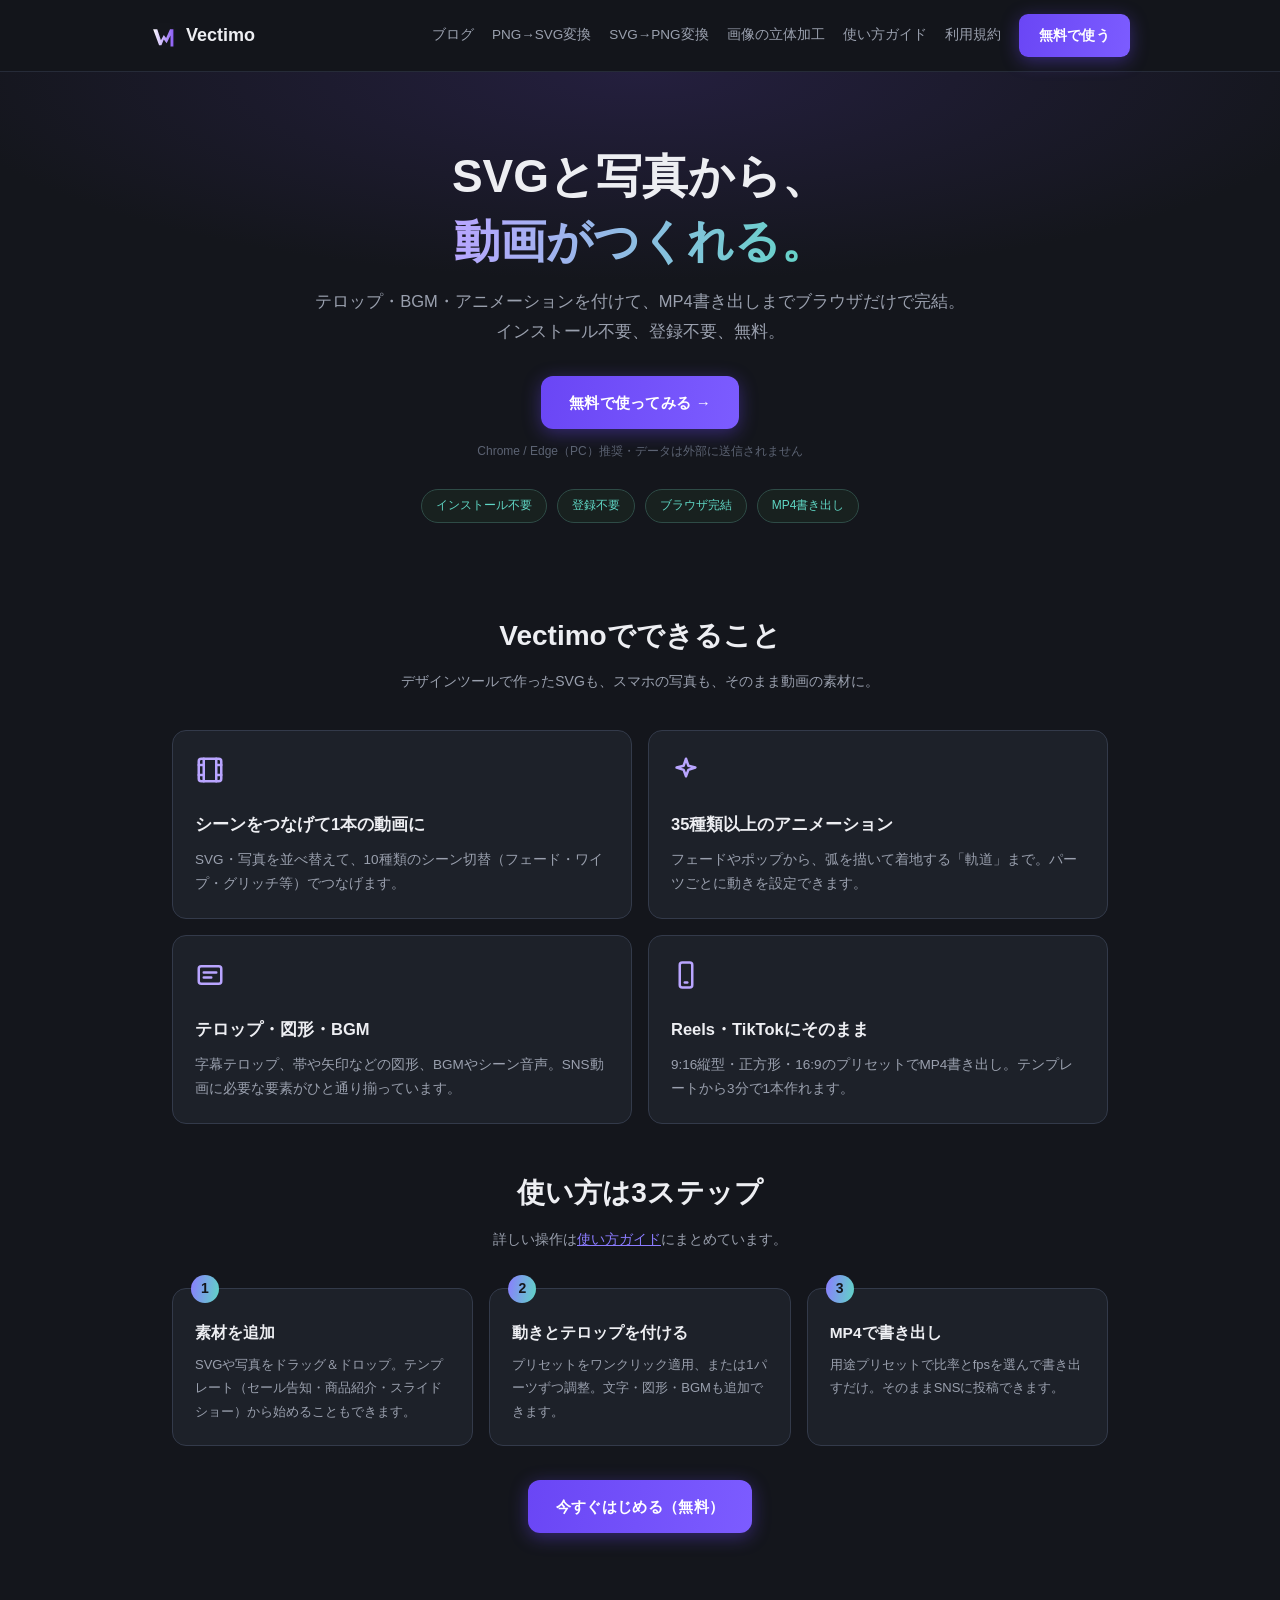
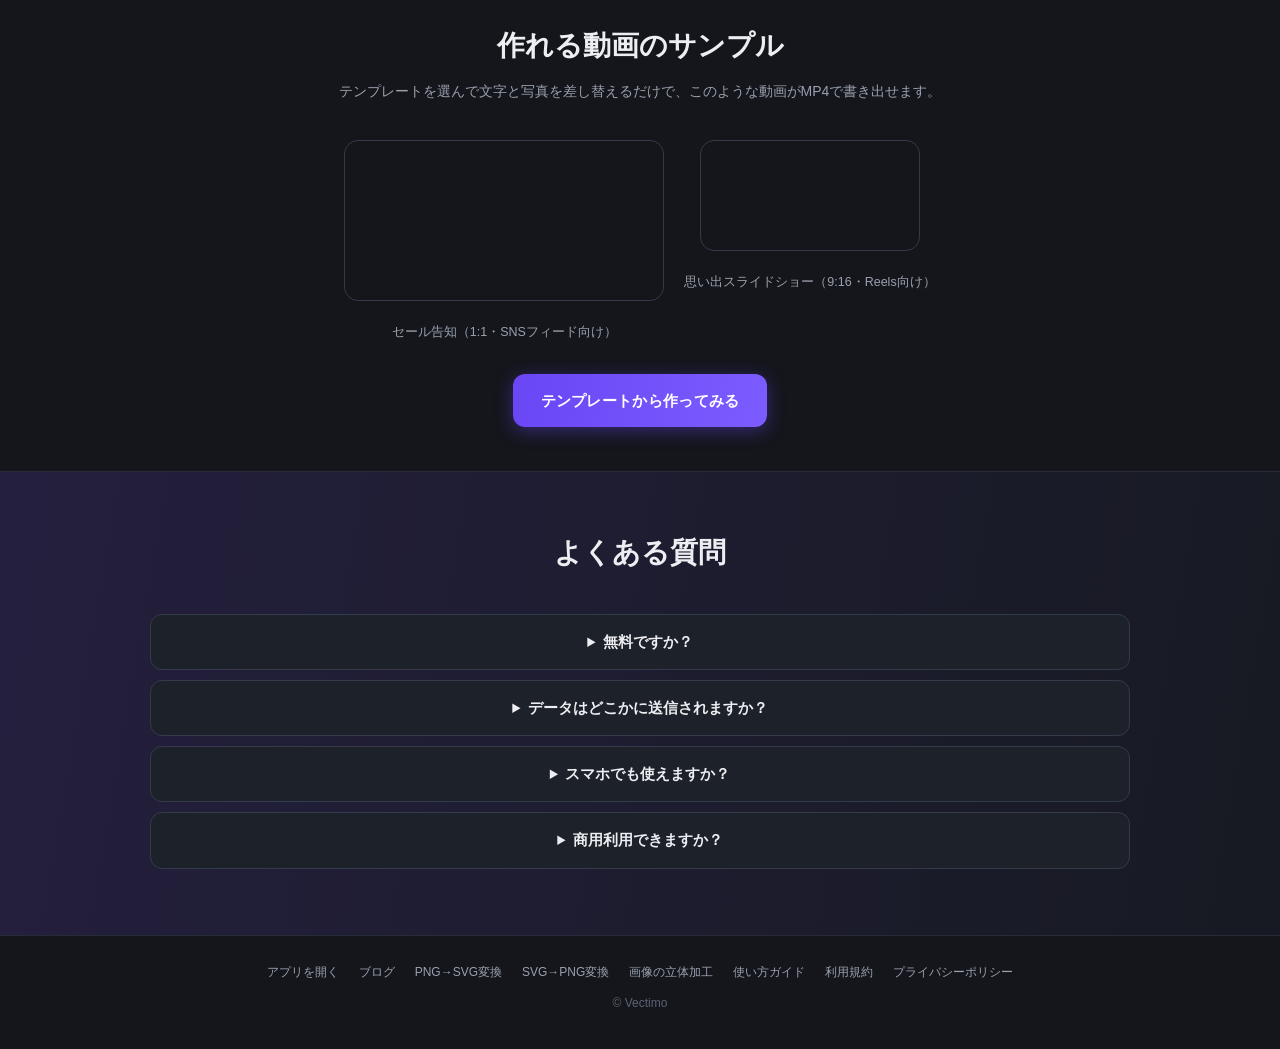
<file: index.html>
<!DOCTYPE html>
<html lang="ja">
<head>
<meta charset="utf-8">
<meta name="viewport" content="width=device-width, initial-scale=1">
<title>Vectimo（ベクティモ）| SVG・写真から動画を作る無料ブラウザツール</title>
<meta name="description" content="VectimoはSVGや写真をつなげてテロップ・BGM付きのMP4動画を作れる無料ツール。インストール不要・登録不要・ブラウザ完結。SNS広告やReels、思い出のスライドショー作りに。">
<link rel="canonical" href="https://vectimo.pages.dev/">
<meta property="og:title" content="Vectimo（ベクティモ）| SVG・写真から動画を作る無料ブラウザツール">
<meta property="og:description" content="インストール不要・登録不要。SVGや写真をつなげてテロップ・BGM付きのMP4動画をブラウザだけで。">
<meta property="og:type" content="website">
<meta property="og:site_name" content="Vectimo">
<meta property="og:url" content="https://vectimo.pages.dev/">
<meta property="og:image" content="https://vectimo.pages.dev/vectimo-ogp.png">
<meta name="twitter:card" content="summary_large_image">
<link rel="apple-touch-icon" href="apple-touch-icon.png">
<link rel="icon" type="image/png" sizes="192x192" href="icon-192.png">
<link rel="icon" href="data:image/svg+xml,%3Csvg xmlns='http://www.w3.org/2000/svg' viewBox='0 0 100 100'%3E%3Crect width='100' height='100' rx='20' fill='%2314161C'/%3E%3Cdefs%3E%3ClinearGradient id='g' x1='0' y1='0' x2='1' y2='0'%3E%3Cstop offset='0' stop-color='%23FFFFFF'/%3E%3Cstop offset='1' stop-color='%238B5CF6'/%3E%3C/linearGradient%3E%3C/defs%3E%3Cpath d='M12 24 H28 L42 66 L53 46 L62 58 L77 24 H90 V90 H79 V48 L64 78 L53 63 L44 86 H35 Z' fill='url(%23g)'/%3E%3C/svg%3E">
<script type="application/ld+json">
{"@context":"https://schema.org","@type":"WebApplication","name":"Vectimo（ベクティモ）","url":"https://vectimo.pages.dev/","description":"SVGや写真をつなげてテロップ・BGM付きのMP4動画を作れる無料のブラウザ完結動画作成ツール。","applicationCategory":"MultimediaApplication","operatingSystem":"Web","inLanguage":"ja","offers":{"@type":"Offer","price":"0","priceCurrency":"JPY"},"image":"https://vectimo.pages.dev/vectimo-ogp.png"}
</script>
<script type="application/ld+json">
{"@context":"https://schema.org","@type":"FAQPage","mainEntity":[
{"@type":"Question","name":"Vectimoは無料ですか？","acceptedAnswer":{"@type":"Answer","text":"はい、無料でお使いいただけます。会員登録やインストールも不要で、ブラウザだけで動作します。"}},
{"@type":"Question","name":"どんな動画が作れますか？","acceptedAnswer":{"@type":"Answer","text":"SVGや写真をシーンとして並べ、アニメーション・テロップ・BGMを付けてMP4動画として書き出せます。SNS広告、Instagram Reels/TikTok用の縦動画、思い出のスライドショーなどに向いています。"}},
{"@type":"Question","name":"作ったデータはサーバーに送信されますか？","acceptedAnswer":{"@type":"Answer","text":"いいえ。編集・書き出しはすべてお使いのブラウザ内で完結し、素材や動画が外部サーバーへ送信されることはありません。"}},
{"@type":"Question","name":"推奨環境はありますか？","acceptedAnswer":{"@type":"Answer","text":"パソコンのChromeまたはEdge（最新版）を推奨しています。MP4書き出しにはWebCodecs対応ブラウザが必要です。"}}
]}
</script>
<style>
:root{--bg:#14161C;--panel:#1D2129;--line:#333A4A;--tx:#EDEEF2;--sub:#9AA0AE;--mut:#5C6373;--pu:#8B7CFF;--te:#5FD6C4;--pk:#FF8FA3}
*{box-sizing:border-box}
body{margin:0;background:var(--bg);color:var(--tx);font-family:'Zen Kaku Gothic New','Hiragino Sans','Yu Gothic',sans-serif;line-height:1.8}
a{color:var(--pu)}
.wrap{max-width:980px;margin:0 auto;padding:0 22px}
header{position:sticky;top:0;z-index:10;background:#14161CEE;backdrop-filter:blur(8px);border-bottom:1px solid #262B38}
.nav{display:flex;align-items:center;gap:18px;padding:14px 0}
.logo{display:flex;align-items:center;gap:10px;font-weight:800;font-size:18px;color:var(--tx);text-decoration:none}
.nav .links{margin-left:auto;display:flex;gap:18px;align-items:center;font-size:13.5px}
.nav .links a{color:var(--sub);text-decoration:none}
.nav .links a.btn{color:#FFFFFF}
.btn{display:inline-block;background:linear-gradient(100deg,#6A46F5,#7C5CFF);color:#FFFFFF;font-weight:800;text-decoration:none;border-radius:12px;padding:13px 28px;font-size:15px;letter-spacing:.02em;box-shadow:0 4px 18px #6A46F566;transition:transform .12s,filter .15s}
.btn:hover{filter:brightness(1.08);transform:translateY(-1px)}
.btn.small{padding:9px 20px;font-size:14px;border-radius:9px}
.hero{padding:72px 0 44px;text-align:center;background:radial-gradient(ellipse 80% 60% at 50% 0%,#241F3E 0%,#14161C 70%)}
.hero h1{font-size:clamp(28px,5vw,46px);line-height:1.4;margin:0 0 14px;font-weight:900}
.hero h1 .grad{background:linear-gradient(100deg,#B9A5FF,var(--te));-webkit-background-clip:text;background-clip:text;color:transparent}
.hero p{color:var(--sub);font-size:clamp(14px,2.2vw,16.5px);margin:0 0 30px}
.hero .note{font-size:12px;color:var(--mut);margin-top:12px}
.badges{display:flex;gap:10px;justify-content:center;flex-wrap:wrap;margin-top:26px}
.badge{font-size:12px;color:var(--te);border:1px solid #2E4B46;background:#18211F;border-radius:99px;padding:5px 14px}
section{padding:44px 0}
h2{font-size:clamp(21px,3.4vw,28px);text-align:center;margin:0 0 8px}
.lead{text-align:center;color:var(--sub);font-size:14px;margin:0 0 36px}
.grid{display:grid;grid-template-columns:repeat(2,1fr);gap:16px}
@media(max-width:640px){.grid{grid-template-columns:1fr}}
.card .ic svg{stroke:#B9A5FF}
.card{background:var(--panel);border:1px solid var(--line);border-radius:14px;padding:22px}
.card h3{margin:0 0 8px;font-size:16.5px}
.card p{margin:0;font-size:13.5px;color:var(--sub)}
.card .ic{font-size:26px;margin-bottom:10px}
.steps{counter-reset:st;display:grid;grid-template-columns:repeat(auto-fit,minmax(220px,1fr));gap:16px}
.step{background:var(--panel);border:1px solid var(--line);border-radius:14px;padding:22px;position:relative}
.step::before{counter-increment:st;content:counter(st);position:absolute;top:-14px;left:18px;background:linear-gradient(100deg,var(--pu),var(--te));color:#14161C;font-weight:900;width:28px;height:28px;border-radius:50%;display:grid;place-items:center;font-size:14px}
.step h3{margin:8px 0 6px;font-size:15.5px}
.step p{margin:0;font-size:13px;color:var(--sub)}
details{background:var(--panel);border:1px solid var(--line);border-radius:12px;padding:14px 18px;margin-bottom:10px}
summary{cursor:pointer;font-weight:700;font-size:14.5px}
details p{color:var(--sub);font-size:13.5px;margin:10px 0 2px}
.cta{background:linear-gradient(100deg,#241F3E,#171A22);border-top:1px solid #262B38;border-bottom:1px solid #262B38;text-align:center}
footer{padding:26px 0 34px;text-align:center;font-size:12px;color:var(--mut)}
footer a{color:var(--sub);text-decoration:none;margin:0 10px}
@media(max-width:640px){.nav .links a.hidesp{display:none}}
</style>
</head>
<body>
<header><div class="wrap nav">
  <a class="logo" href="./"><svg width="26" height="26" viewBox="0 0 100 100"><rect width="100" height="100" rx="20" fill="#14161C"/><defs><linearGradient id="lg" x1="0" y1="0" x2="1" y2="0"><stop offset="0" stop-color="#FFF"/><stop offset="1" stop-color="#8B5CF6"/></linearGradient></defs><path d="M12 24 H28 L42 66 L53 46 L62 58 L77 24 H90 V90 H79 V48 L64 78 L53 63 L44 86 H35 Z" fill="url(#lg)"/></svg>Vectimo</a>
  <div class="links">
    <a href="blog/" class="hidesp">ブログ</a>
    <a href="png-to-svg.html" class="hidesp">PNG→SVG変換</a>
    <a href="svg-to-png.html" class="hidesp">SVG→PNG変換</a>
    <a href="image-shadow.html" class="hidesp">画像の立体加工</a>
    <a href="vectimo-guide.html" class="hidesp">使い方ガイド</a>
    <a href="vectimo-terms.html" class="hidesp">利用規約</a>
    <a class="btn small" href="app.html">無料で使う</a>
  </div>
</div></header>

<div class="hero"><div class="wrap">
  <h1>SVGと写真から、<br><span class="grad">動画がつくれる。</span></h1>
  <p>テロップ・BGM・アニメーションを付けて、MP4書き出しまでブラウザだけで完結。<br>インストール不要、登録不要、無料。</p>
  <a class="btn" href="app.html">無料で使ってみる →</a>
  <div class="note">Chrome / Edge（PC）推奨・データは外部に送信されません</div>
  <div class="badges"><span class="badge">インストール不要</span><span class="badge">登録不要</span><span class="badge">ブラウザ完結</span><span class="badge">MP4書き出し</span></div>
</div></div>

<section><div class="wrap">
  <h2>Vectimoでできること</h2>
  <p class="lead">デザインツールで作ったSVGも、スマホの写真も、そのまま動画の素材に。</p>
  <div class="grid">
    <div class="card"><div class="ic"><svg width="30" height="30" viewBox="0 0 24 24" fill="none" stroke-width="2" stroke-linecap="round" stroke-linejoin="round"><rect x="3" y="3" width="18" height="18" rx="2"/><path d="M7 3v18M17 3v18M3 8h4M3 16h4M17 8h4M17 16h4"/></svg></div><h3>シーンをつなげて1本の動画に</h3><p>SVG・写真を並べ替えて、10種類のシーン切替（フェード・ワイプ・グリッチ等）でつなげます。</p></div>
    <div class="card"><div class="ic"><svg width="30" height="30" viewBox="0 0 24 24" fill="none" stroke-width="2" stroke-linecap="round" stroke-linejoin="round"><path d="M12 3l1.9 5.6L19.5 10l-5.6 1.9L12 17l-1.9-5.1L4.5 10l5.6-1.4Z"/></svg></div><h3>35種類以上のアニメーション</h3><p>フェードやポップから、弧を描いて着地する「軌道」まで。パーツごとに動きを設定できます。</p></div>
    <div class="card"><div class="ic"><svg width="30" height="30" viewBox="0 0 24 24" fill="none" stroke-width="2" stroke-linecap="round" stroke-linejoin="round"><rect x="3" y="5" width="18" height="14" rx="2"/><path d="M7 10h10M7 14h6"/></svg></div><h3>テロップ・図形・BGM</h3><p>字幕テロップ、帯や矢印などの図形、BGMやシーン音声。SNS動画に必要な要素がひと通り揃っています。</p></div>
    <div class="card"><div class="ic"><svg width="30" height="30" viewBox="0 0 24 24" fill="none" stroke-width="2" stroke-linecap="round" stroke-linejoin="round"><rect x="7" y="2" width="10" height="20" rx="2"/><path d="M11 18h2"/></svg></div><h3>Reels・TikTokにそのまま</h3><p>9:16縦型・正方形・16:9のプリセットでMP4書き出し。テンプレートから3分で1本作れます。</p></div>
  </div>
</div></section>

<section style="padding-top:0"><div class="wrap">
  <h2>使い方は3ステップ</h2>
  <p class="lead">詳しい操作は<a href="vectimo-guide.html">使い方ガイド</a>にまとめています。</p>
  <div class="steps">
    <div class="step"><h3>素材を追加</h3><p>SVGや写真をドラッグ＆ドロップ。テンプレート（セール告知・商品紹介・スライドショー）から始めることもできます。</p></div>
    <div class="step"><h3>動きとテロップを付ける</h3><p>プリセットをワンクリック適用、または1パーツずつ調整。文字・図形・BGMも追加できます。</p></div>
    <div class="step"><h3>MP4で書き出し</h3><p>用途プリセットで比率とfpsを選んで書き出すだけ。そのままSNSに投稿できます。</p></div>
  </div>
  <div style="text-align:center;margin-top:34px"><a class="btn" href="app.html">今すぐはじめる（無料）</a></div>
</div></section>

<section><div class="wrap">
  <h2>作れる動画のサンプル</h2>
  <p class="lead">テンプレートを選んで文字と写真を差し替えるだけで、このような動画がMP4で書き出せます。</p>
  <div style="display:flex;gap:20px;justify-content:center;align-items:flex-start;flex-wrap:wrap">
    <figure style="margin:0;text-align:center">
      <video src="demo-sale.mp4" autoplay muted playsinline style="width:min(320px,86vw);border-radius:14px;border:1px solid #333A4A"></video>
      <figcaption style="font-size:12.5px;color:#9AA0AE;margin-top:10px">セール告知（1:1・SNSフィード向け）</figcaption>
    </figure>
    <figure style="margin:0;text-align:center">
      <video src="demo-memories.mp4" autoplay muted playsinline style="width:min(220px,60vw);border-radius:14px;border:1px solid #333A4A"></video>
      <figcaption style="font-size:12.5px;color:#9AA0AE;margin-top:10px">思い出スライドショー（9:16・Reels向け）</figcaption>
    </figure>
  </div>
  <div style="text-align:center;margin-top:30px"><a class="btn" href="app.html">テンプレートから作ってみる</a></div>
</div></section>

<section class="cta"><div class="wrap" style="padding:12px 0">
  <h2>よくある質問</h2>
  <p class="lead"></p>
  <details><summary>無料ですか？</summary><p>はい、無料です。会員登録もインストールも不要で、ブラウザを開くだけで使えます。</p></details>
  <details><summary>データはどこかに送信されますか？</summary><p>いいえ。編集も書き出しもすべてお使いのブラウザ内で処理され、素材や動画が外部サーバーへ送信されることはありません。</p></details>
  <details><summary>スマホでも使えますか？</summary><p>閲覧はできますが、編集操作が多いためパソコン（Chrome / Edge）でのご利用を推奨しています。</p></details>
  <details><summary>商用利用できますか？</summary><p>作成した動画は商用利用いただけます。詳しくは<a href="vectimo-terms.html">利用規約</a>をご覧ください。</p></details>
</div></section>

<footer><div class="wrap">
  <div><a href="app.html">アプリを開く</a><a href="blog/">ブログ</a><a href="png-to-svg.html">PNG→SVG変換</a><a href="svg-to-png.html">SVG→PNG変換</a><a href="image-shadow.html">画像の立体加工</a><a href="vectimo-guide.html">使い方ガイド</a><a href="vectimo-terms.html">利用規約</a><a href="vectimo-privacy.html">プライバシーポリシー</a></div>
  <div style="margin-top:10px">© Vectimo</div>
</div></footer>
</body>
</html>
</file>
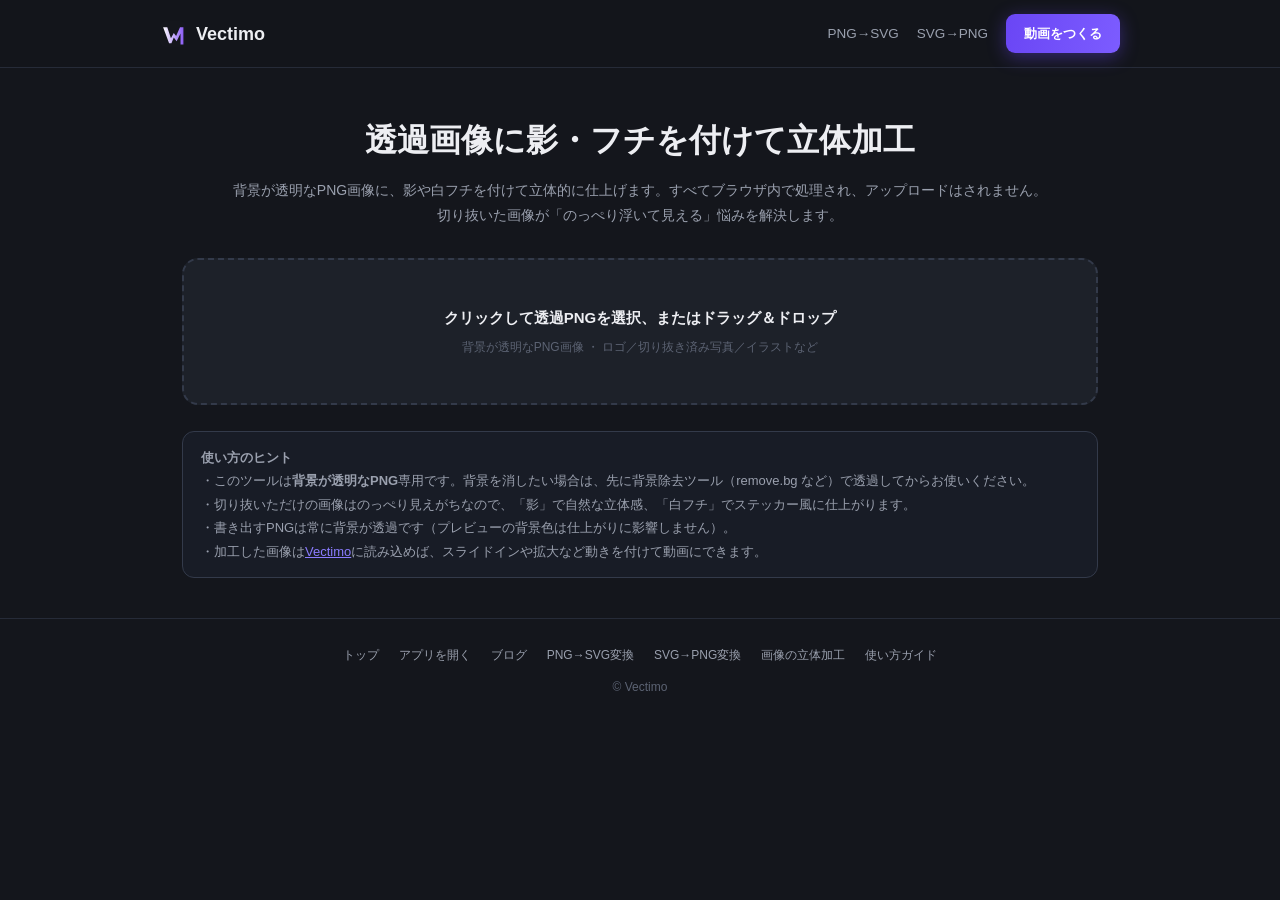
<file: image-shadow.html>
<!DOCTYPE html>
<html lang="ja">
<head>
<meta charset="utf-8">
<meta name="viewport" content="width=device-width, initial-scale=1">
<title>透過画像に影・フチを付けて立体加工（無料・ブラウザ完結）| Vectimo</title>
<meta name="description" content="背景が透明なPNG画像に、影（ドロップシャドウ）や白フチを付けて立体的に加工できる無料ツール。アップロード不要でブラウザ内で完結。切り抜いた画像がのっぺりしがちな悩みを解決します。">
<link rel="canonical" href="https://vectimo.pages.dev/image-shadow.html">
<meta property="og:title" content="透過画像に影・フチを付けて立体加工（無料）| Vectimo">
<meta property="og:description" content="透過PNGに影や白フチを付けてステッカー風・立体的に。ブラウザ完結・アップロードなし。">
<meta property="og:type" content="website">
<meta property="og:url" content="https://vectimo.pages.dev/image-shadow.html">
<meta property="og:image" content="https://vectimo.pages.dev/vectimo-ogp.png">
<meta name="twitter:card" content="summary_large_image">
<link rel="apple-touch-icon" href="/apple-touch-icon.png">
<link rel="icon" href="data:image/svg+xml,%3Csvg xmlns='http://www.w3.org/2000/svg' viewBox='0 0 100 100'%3E%3Crect width='100' height='100' rx='20' fill='%2314161C'/%3E%3Cdefs%3E%3ClinearGradient id='g' x1='0' y1='0' x2='1' y2='0'%3E%3Cstop offset='0' stop-color='%23FFFFFF'/%3E%3Cstop offset='1' stop-color='%238B5CF6'/%3E%3C/linearGradient%3E%3C/defs%3E%3Cpath d='M12 24 H28 L42 66 L53 46 L62 58 L77 24 H90 V90 H79 V48 L64 78 L53 63 L44 86 H35 Z' fill='url(%23g)'/%3E%3C/svg%3E">
<link rel="icon" type="image/png" sizes="192x192" href="/icon-192.png">
<script type="application/ld+json">
{"@context":"https://schema.org","@type":"WebApplication","name":"画像の立体加工（影・フチ）Vectimo","url":"https://vectimo.pages.dev/image-shadow.html","description":"透過PNG画像に影や縁取りを付けて立体的に加工する無料ツール。ブラウザ内で完結、アップロード不要。","applicationCategory":"MultimediaApplication","operatingSystem":"Web","inLanguage":"ja","offers":{"@type":"Offer","price":"0","priceCurrency":"JPY"}}
</script>
<style>
:root{--bg:#14161C;--panel:#1D2129;--line:#333A4A;--tx:#EDEEF2;--sub:#9AA0AE;--mut:#5C6373;--pu:#8B7CFF;--te:#5FD6C4}
*{box-sizing:border-box}
body{margin:0;background:var(--bg);color:var(--tx);font-family:'Zen Kaku Gothic New','Hiragino Sans','Yu Gothic',sans-serif;line-height:1.8}
a{color:var(--pu)}
.wrap{max-width:960px;margin:0 auto;padding:0 22px}
header{position:sticky;top:0;z-index:10;background:#14161CEE;backdrop-filter:blur(8px);border-bottom:1px solid #262B38}
.nav{display:flex;align-items:center;gap:18px;padding:14px 0}
.logo{display:flex;align-items:center;gap:10px;font-weight:800;font-size:18px;color:var(--tx);text-decoration:none}
.nav .links{margin-left:auto;display:flex;gap:18px;align-items:center;font-size:13.5px}
.nav .links a{color:var(--sub);text-decoration:none}
.btn{display:inline-block;background:linear-gradient(100deg,#6A46F5,#7C5CFF);color:#fff !important;font-weight:800;text-decoration:none;border-radius:12px;padding:12px 26px;font-size:14.5px;border:none;cursor:pointer;box-shadow:0 4px 18px #6A46F566}
.btn:disabled{opacity:.45;cursor:default}
.btn.ghost{background:var(--panel);color:var(--tx) !important;border:1px solid var(--line);box-shadow:none}
h1{font-size:clamp(22px,4vw,32px);text-align:center;margin:44px 0 8px}
.lead{text-align:center;color:var(--sub);font-size:14px;margin:0 0 30px}
.drop{border:2px dashed var(--line);border-radius:16px;background:var(--panel);padding:44px 20px;text-align:center;cursor:pointer;transition:border-color .15s}
.drop.on{border-color:var(--pu)}
.panes{display:grid;grid-template-columns:1fr 1fr;gap:16px;margin-top:20px}
@media(max-width:720px){.panes{grid-template-columns:1fr}}
.pane{background:var(--panel);border:1px solid var(--line);border-radius:14px;padding:14px;text-align:center}
.pane h3{margin:0 0 10px;font-size:13.5px;color:var(--sub);font-weight:700}
.cv{background:repeating-conic-gradient(#20242E 0% 25%, #181B22 0% 50%) 0 0/20px 20px;border-radius:8px;min-height:240px;display:grid;place-items:center;overflow:hidden}
.cv img,.cv canvas{max-width:100%;max-height:360px;height:auto;display:block}
.meta{font-size:11.5px;color:var(--mut);margin-top:8px}
.presets{display:flex;gap:8px;flex-wrap:wrap;margin-top:16px;justify-content:center}
.presets button{background:#14161C;border:1px solid var(--line);color:var(--tx);border-radius:10px;padding:9px 16px;font-size:13px;cursor:pointer;font-family:inherit}
.presets button:hover{border-color:var(--pu)}
.controls{background:var(--panel);border:1px solid var(--line);border-radius:14px;padding:18px 20px;margin-top:16px}
.controls h3{margin:0 0 14px;font-size:14px}
.ctrl-grid{display:grid;grid-template-columns:repeat(auto-fit,minmax(200px,1fr));gap:14px 20px}
.ctrl{display:flex;flex-direction:column;gap:6px;font-size:12.5px;color:var(--sub)}
.ctrl .row{display:flex;align-items:center;gap:8px}
.seg{display:flex;gap:6px;flex-wrap:wrap}
.seg button{flex:1;background:#14161C;border:1px solid var(--line);color:var(--sub);border-radius:8px;padding:7px 6px;font-size:12px;cursor:pointer;font-family:inherit}
.seg button.on{background:#2A2F40;border-color:var(--pu);color:var(--tx)}
input[type=range]{width:100%;accent-color:var(--pu)}
input[type=color]{width:36px;height:28px;border:1px solid var(--line);border-radius:6px;background:var(--panel);padding:2px;cursor:pointer}
.actions{display:flex;gap:12px;justify-content:center;flex-wrap:wrap;margin:24px 0 10px}
.note{background:#181C26;border:1px solid var(--line);border-radius:12px;padding:14px 18px;font-size:13px;color:var(--sub);margin:26px 0}
footer{padding:26px 0 34px;text-align:center;font-size:12px;color:var(--mut);border-top:1px solid #262B38;margin-top:40px}
footer a{color:var(--sub);text-decoration:none;margin:0 10px}
.bgchip{width:26px;height:26px;border-radius:6px;border:1px solid var(--line);cursor:pointer}
.bgchip.on{outline:2px solid var(--pu)}
</style>
</head>
<body>
<header><div class="wrap nav">
  <a class="logo" href="/"><svg width="26" height="26" viewBox="0 0 100 100"><rect width="100" height="100" rx="20" fill="#14161C"/><defs><linearGradient id="lg" x1="0" y1="0" x2="1" y2="0"><stop offset="0" stop-color="#FFF"/><stop offset="1" stop-color="#8B5CF6"/></linearGradient></defs><path d="M12 24 H28 L42 66 L53 46 L62 58 L77 24 H90 V90 H79 V48 L64 78 L53 63 L44 86 H35 Z" fill="url(#lg)"/></svg>Vectimo</a>
  <div class="links"><a href="/png-to-svg.html">PNG→SVG</a><a href="/svg-to-png.html">SVG→PNG</a><a class="btn" style="padding:8px 18px;font-size:13px;border-radius:9px" href="/app.html">動画をつくる</a></div>
</div></header>

<div class="wrap">
  <h1>透過画像に影・フチを付けて立体加工</h1>
  <p class="lead">背景が透明なPNG画像に、影や白フチを付けて立体的に仕上げます。すべてブラウザ内で処理され、アップロードはされません。<br>切り抜いた画像が「のっぺり浮いて見える」悩みを解決します。</p>

  <div class="drop" id="drop">
    <div style="font-size:15px;font-weight:700;margin-bottom:6px">クリックして透過PNGを選択、またはドラッグ＆ドロップ</div>
    <div style="font-size:12px;color:var(--mut)">背景が透明なPNG画像 ・ ロゴ／切り抜き済み写真／イラストなど</div>
    <input type="file" id="file" accept="image/png,image/webp" style="display:none">
  </div>

  <div class="panes" id="panes" style="display:none">
    <div class="pane"><h3>元画像</h3><div class="cv" id="srcBox"></div><div class="meta" id="srcMeta"></div></div>
    <div class="pane"><h3>加工後（プレビュー）</h3><div class="cv" id="dstBox"></div><div class="meta" id="dstMeta"></div></div>
  </div>

  <div class="presets" id="presets" style="display:none">
    <button data-p="soft">ふんわり影</button>
    <button data-p="hard">くっきり影</button>
    <button data-p="sticker">ステッカー風（白フチ＋影）</button>
    <button data-p="float">浮遊（真下に影）</button>
  </div>

  <div class="controls" id="controls" style="display:none">
    <h3>立体加工</h3>
    <div class="ctrl-grid">
      <div class="ctrl">
        <span>効果</span>
        <div class="seg" id="effect">
          <button data-v="none">なし</button>
          <button data-v="shadow" class="on">影</button>
          <button data-v="stroke">白フチ</button>
          <button data-v="both">フチ＋影</button>
        </div>
      </div>
      <div class="ctrl" id="c-shadowBlur"><span>影のぼかし <b id="v-blur">18</b>px</span><input type="range" id="shadowBlur" min="0" max="60" value="18"></div>
      <div class="ctrl" id="c-shadowDist"><span>影の距離 <b id="v-dist">16</b>px</span><input type="range" id="shadowDist" min="0" max="80" value="16"></div>
      <div class="ctrl" id="c-shadowAngle"><span>影の向き <b id="v-angle">90</b>°</span><input type="range" id="shadowAngle" min="0" max="360" value="90"></div>
      <div class="ctrl" id="c-shadowOpacity"><span>影の濃さ <b id="v-op">45</b>%</span><input type="range" id="shadowOpacity" min="0" max="100" value="45"></div>
      <div class="ctrl" id="c-shadowColor"><span>影の色</span><div class="row"><input type="color" id="shadowColor" value="#000000"></div></div>
      <div class="ctrl" id="c-strokeW"><span>フチの太さ <b id="v-sw">12</b>px</span><input type="range" id="strokeW" min="0" max="40" value="12"></div>
      <div class="ctrl" id="c-strokeColor"><span>フチの色</span><div class="row"><input type="color" id="strokeColor" value="#FFFFFF"></div></div>
      <div class="ctrl">
        <span>プレビュー背景（書き出しは常に透過）</span>
        <div class="row" id="bgChips">
          <div class="bgchip on" data-bg="checker" title="透過" style="background:repeating-conic-gradient(#20242E 0 25%,#181B22 0 50%) 0 0/12px 12px"></div>
          <div class="bgchip" data-bg="#FFFFFF" style="background:#fff"></div>
          <div class="bgchip" data-bg="#14161C" style="background:#14161C"></div>
          <div class="bgchip" data-bg="#5FD6C4" style="background:#5FD6C4"></div>
        </div>
      </div>
    </div>
  </div>

  <div class="actions" id="actions" style="display:none">
    <button class="btn" id="dl">PNGをダウンロード</button>
    <a class="btn ghost" href="/app.html">Vectimoで動かす →</a>
    <button class="btn ghost" id="reset">別の画像を選ぶ</button>
  </div>

  <div class="note">
    <b>使い方のヒント</b><br>
    ・このツールは<b>背景が透明なPNG</b>専用です。背景を消したい場合は、先に背景除去ツール（remove.bg など）で透過してからお使いください。<br>
    ・切り抜いただけの画像はのっぺり見えがちなので、「影」で自然な立体感、「白フチ」でステッカー風に仕上がります。<br>
    ・書き出すPNGは常に背景が透過です（プレビューの背景色は仕上がりに影響しません）。<br>
    ・加工した画像は<a href="/app.html">Vectimo</a>に読み込めば、スライドインや拡大など動きを付けて動画にできます。
  </div>
</div>

<footer><div class="wrap">
  <div><a href="/">トップ</a><a href="/app.html">アプリを開く</a><a href="/blog/">ブログ</a><a href="/png-to-svg.html">PNG→SVG変換</a><a href="/svg-to-png.html">SVG→PNG変換</a><a href="/image-shadow.html">画像の立体加工</a><a href="/vectimo-guide.html">使い方ガイド</a></div>
  <div style="margin-top:10px">© Vectimo</div>
</div></footer>

<script>
(function(){
  let baseImg = null;   // 元の透過画像
  let srcName = "image";
  let previewBg = "checker";
  let effect = "shadow";
  const $ = (id) => document.getElementById(id);
  const drop = $("drop"), file = $("file");

  drop.addEventListener("click", () => file.click());
  drop.addEventListener("dragover", (e) => { e.preventDefault(); drop.classList.add("on"); });
  drop.addEventListener("dragleave", () => drop.classList.remove("on"));
  drop.addEventListener("drop", (e) => { e.preventDefault(); drop.classList.remove("on"); if (e.dataTransfer.files[0]) handle(e.dataTransfer.files[0]); });
  file.addEventListener("change", () => { if (file.files[0]) handle(file.files[0]); });

  // 画像に透明ピクセルが含まれるか判定（縁の一定割合が透明なら透過画像とみなす）
  function hasTransparency(img) {
    const w = Math.min(img.naturalWidth, 200), h = Math.min(img.naturalHeight, 200);
    const c = document.createElement("canvas"); c.width = w; c.height = h;
    const ctx = c.getContext("2d"); ctx.drawImage(img, 0, 0, w, h);
    const d = ctx.getImageData(0, 0, w, h).data;
    let transparent = 0, total = w * h;
    for (let i = 3; i < d.length; i += 4) if (d[i] < 250) transparent++;
    return transparent / total > 0.03; // 3%以上が半透明/透明なら透過ありとみなす
  }

  function handle(f) {
    srcName = f.name.replace(/\.[^.]+$/, "");
    const url = URL.createObjectURL(f);
    const probe = new Image();
    probe.onload = () => {
      if (!hasTransparency(probe)) {
        alert("この画像には透明な部分がないようです。\n\nこのツールは「背景が透明なPNG」専用です。\n先に背景除去ツール（remove.bg など）で背景を透過してからお使いください。");
        file.value = "";
        return;
      }
      baseImg = probe;
      $("srcBox").innerHTML = ""; const si = new Image(); si.src = url; $("srcBox").appendChild(si);
      $("srcMeta").textContent = probe.naturalWidth + "×" + probe.naturalHeight;
      $("panes").style.display = "grid";
      $("presets").style.display = "flex";
      $("controls").style.display = "block";
      $("actions").style.display = "flex";
      render();
    };
    probe.onerror = () => alert("画像を読み込めませんでした。PNG画像をお試しください。");
    probe.src = url;
  }

  function compose() {
    const iw = baseImg.naturalWidth, ih = baseImg.naturalHeight;
    const blur = +$("shadowBlur").value, dist = +$("shadowDist").value, angle = +$("shadowAngle").value;
    const op = +$("shadowOpacity").value / 100, shColor = $("shadowColor").value;
    const sw = +$("strokeW").value, sc = $("strokeColor").value;
    const useShadow = effect === "shadow" || effect === "both";
    const useStroke = effect === "stroke" || effect === "both";
    const pad = Math.ceil(Math.max(useShadow ? blur + dist : 0, useStroke ? sw : 0) + 6);
    const W = iw + pad * 2, H = ih + pad * 2;
    const c = document.createElement("canvas"); c.width = W; c.height = H;
    const ctx = c.getContext("2d");

    // 1) 影：シルエットをオフセット＋ぼかし
    if (useShadow && (blur > 0 || dist > 0)) {
      const rad = angle * Math.PI / 180;
      const ox = Math.cos(rad) * dist, oy = Math.sin(rad) * dist;
      const sh = document.createElement("canvas"); sh.width = W; sh.height = H;
      const sx = sh.getContext("2d");
      sx.drawImage(baseImg, pad, pad, iw, ih);
      sx.globalCompositeOperation = "source-in";
      sx.fillStyle = shColor; sx.fillRect(0, 0, W, H);
      ctx.save();
      ctx.globalAlpha = op;
      ctx.filter = blur > 0 ? `blur(${blur}px)` : "none";
      ctx.drawImage(sh, ox, oy);
      ctx.restore();
    }
    // 2) 白フチ：全方向にずらして下地を作る
    if (useStroke && sw > 0) {
      const st = document.createElement("canvas"); st.width = W; st.height = H;
      const stx = st.getContext("2d");
      const steps = 32;
      for (let i = 0; i < steps; i++) {
        const a = (i / steps) * Math.PI * 2;
        stx.drawImage(baseImg, pad + Math.cos(a) * sw, pad + Math.sin(a) * sw, iw, ih);
      }
      stx.globalCompositeOperation = "source-in";
      stx.fillStyle = sc; stx.fillRect(0, 0, W, H);
      ctx.drawImage(st, 0, 0);
    }
    // 3) 本体
    ctx.drawImage(baseImg, pad, pad, iw, ih);
    return c;
  }

  function render() {
    if (!baseImg) return;
    const c = compose();
    const box = $("dstBox");
    box.style.background = previewBg === "checker"
      ? "repeating-conic-gradient(#20242E 0 25%,#181B22 0 50%) 0 0/20px 20px"
      : previewBg;
    box.innerHTML = ""; box.appendChild(c);
    $("dstMeta").textContent = c.width + "×" + c.height + " ・ 透過PNG";
    const showShadow = effect === "shadow" || effect === "both";
    const showStroke = effect === "stroke" || effect === "both";
    ["c-shadowBlur","c-shadowDist","c-shadowAngle","c-shadowOpacity","c-shadowColor"].forEach(id => $(id).style.opacity = showShadow ? 1 : .35);
    ["c-strokeW","c-strokeColor"].forEach(id => $(id).style.opacity = showStroke ? 1 : .35);
    [...$("effect").children].forEach(x => x.classList.toggle("on", x.dataset.v === effect));
  }

  // プリセット
  const PRESETS = {
    soft:    { effect: "shadow", blur: 28, dist: 12, angle: 90, op: 35 },
    hard:    { effect: "shadow", blur: 4,  dist: 10, angle: 90, op: 60 },
    sticker: { effect: "both",   blur: 14, dist: 10, angle: 90, op: 40, sw: 14 },
    float:   { effect: "shadow", blur: 34, dist: 26, angle: 90, op: 30 },
  };
  $("presets").addEventListener("click", (e) => {
    const b = e.target.closest("button"); if (!b) return;
    const p = PRESETS[b.dataset.p]; if (!p) return;
    effect = p.effect;
    if (p.blur != null) { $("shadowBlur").value = p.blur; $("v-blur").textContent = p.blur; }
    if (p.dist != null) { $("shadowDist").value = p.dist; $("v-dist").textContent = p.dist; }
    if (p.angle != null) { $("shadowAngle").value = p.angle; $("v-angle").textContent = p.angle; }
    if (p.op != null) { $("shadowOpacity").value = p.op; $("v-op").textContent = p.op; }
    if (p.sw != null) { $("strokeW").value = p.sw; $("v-sw").textContent = p.sw; }
    render();
  });

  $("effect").addEventListener("click", (e) => {
    const b = e.target.closest("button"); if (!b) return;
    effect = b.dataset.v; render();
  });
  [["shadowBlur","v-blur"],["shadowDist","v-dist"],["shadowAngle","v-angle"],["shadowOpacity","v-op"],["strokeW","v-sw"]].forEach(([id, lbl]) => {
    $(id).addEventListener("input", () => { $(lbl).textContent = $(id).value; render(); });
  });
  $("shadowColor").addEventListener("input", render);
  $("strokeColor").addEventListener("input", render);
  $("bgChips").addEventListener("click", (e) => {
    const chip = e.target.closest(".bgchip"); if (!chip) return;
    previewBg = chip.dataset.bg;
    [...$("bgChips").children].forEach(x => x.classList.toggle("on", x === chip));
    render();
  });
  $("dl").addEventListener("click", () => {
    const c = compose();
    c.toBlob((b) => {
      const a = document.createElement("a");
      a.href = URL.createObjectURL(b); a.download = srcName + "_shadow.png"; a.click();
    }, "image/png");
  });
  $("reset").addEventListener("click", () => {
    baseImg = null;
    $("panes").style.display = "none"; $("presets").style.display = "none";
    $("controls").style.display = "none"; $("actions").style.display = "none";
    $("srcBox").innerHTML = ""; $("dstBox").innerHTML = "";
    $("srcMeta").textContent = ""; $("dstMeta").textContent = "";
    file.value = "";
    drop.scrollIntoView({ behavior: "smooth", block: "center" });
  });
})();
</script>
</body>
</html>
</file>
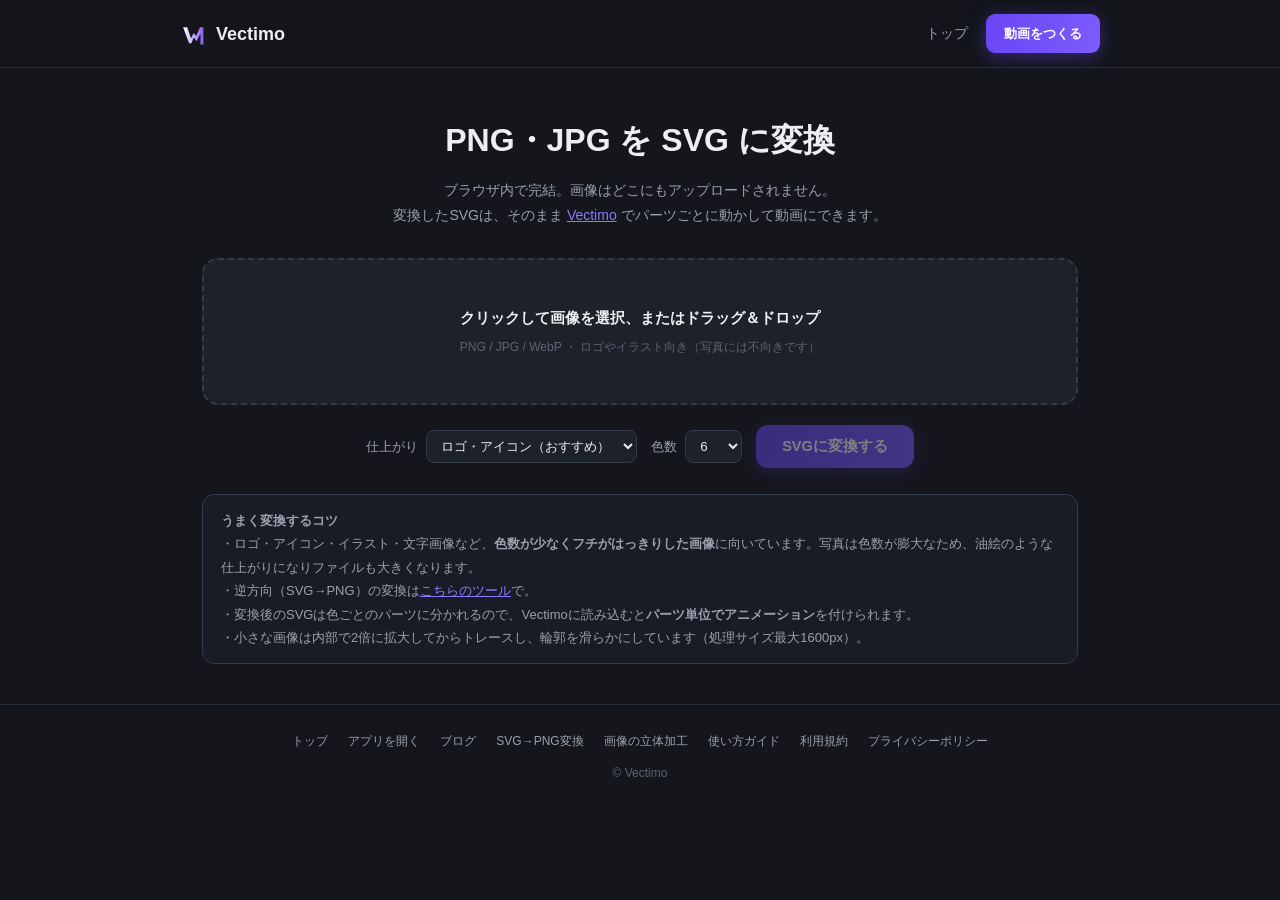
<file: png-to-svg.html>
<!DOCTYPE html>
<html lang="ja">
<head>
<meta charset="utf-8">
<meta name="viewport" content="width=device-width, initial-scale=1">
<title>PNG・JPGをSVGに無料変換（ブラウザ完結・アップロードなし）| Vectimo</title>
<meta name="description" content="PNGやJPG画像をブラウザ内でSVGに変換する無料ツール。サーバーへのアップロード不要で安心。ロゴ・イラスト向き。変換したSVGはそのままVectimoでアニメーション動画にできます。">
<link rel="canonical" href="https://vectimo.pages.dev/png-to-svg.html">
<meta property="og:title" content="PNG・JPGをSVGに無料変換 | Vectimo">
<meta property="og:description" content="ブラウザ完結・アップロードなしでPNG/JPGをSVGに変換。変換したSVGはそのまま動画に。">
<meta property="og:type" content="website">
<meta property="og:url" content="https://vectimo.pages.dev/png-to-svg.html">
<meta property="og:image" content="https://vectimo.pages.dev/vectimo-ogp.png">
<meta name="twitter:card" content="summary_large_image">
<link rel="apple-touch-icon" href="apple-touch-icon.png">
<link rel="icon" href="data:image/svg+xml,%3Csvg xmlns='http://www.w3.org/2000/svg' viewBox='0 0 100 100'%3E%3Crect width='100' height='100' rx='20' fill='%2314161C'/%3E%3Cdefs%3E%3ClinearGradient id='g' x1='0' y1='0' x2='1' y2='0'%3E%3Cstop offset='0' stop-color='%23FFFFFF'/%3E%3Cstop offset='1' stop-color='%238B5CF6'/%3E%3C/linearGradient%3E%3C/defs%3E%3Cpath d='M12 24 H28 L42 66 L53 46 L62 58 L77 24 H90 V90 H79 V48 L64 78 L53 63 L44 86 H35 Z' fill='url(%23g)'/%3E%3C/svg%3E">
<script type="application/ld+json">
{"@context":"https://schema.org","@type":"WebApplication","name":"PNG→SVG変換（Vectimo）","url":"https://vectimo.pages.dev/png-to-svg.html","description":"PNGやJPG画像をブラウザ内でSVGにベクター変換する無料ツール。アップロード不要。","applicationCategory":"UtilitiesApplication","operatingSystem":"Web","inLanguage":"ja","offers":{"@type":"Offer","price":"0","priceCurrency":"JPY"}}
</script>
<style>
:root{--bg:#14161C;--panel:#1D2129;--line:#333A4A;--tx:#EDEEF2;--sub:#9AA0AE;--mut:#5C6373;--pu:#8B7CFF;--te:#5FD6C4}
*{box-sizing:border-box}
body{margin:0;background:var(--bg);color:var(--tx);font-family:'Zen Kaku Gothic New','Hiragino Sans','Yu Gothic',sans-serif;line-height:1.8}
a{color:var(--pu)}
.wrap{max-width:920px;margin:0 auto;padding:0 22px}
header{position:sticky;top:0;z-index:10;background:#14161CEE;backdrop-filter:blur(8px);border-bottom:1px solid #262B38}
.nav{display:flex;align-items:center;gap:18px;padding:14px 0}
.logo{display:flex;align-items:center;gap:10px;font-weight:800;font-size:18px;color:var(--tx);text-decoration:none}
.nav .links{margin-left:auto;display:flex;gap:18px;align-items:center;font-size:13.5px}
.nav .links a{color:var(--sub);text-decoration:none}
.btn{display:inline-block;background:linear-gradient(100deg,#6A46F5,#7C5CFF);color:#fff !important;font-weight:800;text-decoration:none;border-radius:12px;padding:12px 26px;font-size:14.5px;border:none;cursor:pointer;box-shadow:0 4px 18px #6A46F566}
.btn:disabled{opacity:.45;cursor:default}
.btn.ghost{background:var(--panel);color:var(--tx) !important;border:1px solid var(--line);box-shadow:none}
h1{font-size:clamp(22px,4vw,32px);text-align:center;margin:44px 0 8px}
.lead{text-align:center;color:var(--sub);font-size:14px;margin:0 0 30px}
.drop{border:2px dashed var(--line);border-radius:16px;background:var(--panel);padding:44px 20px;text-align:center;cursor:pointer;transition:border-color .15s}
.drop.on{border-color:var(--pu)}
.opts{display:flex;gap:14px;justify-content:center;flex-wrap:wrap;margin:20px 0}
.opts label{font-size:13px;color:var(--sub);display:flex;align-items:center;gap:8px}
select{background:var(--panel);color:var(--tx);border:1px solid var(--line);border-radius:8px;padding:7px 10px;font-family:inherit}
.panes{display:grid;grid-template-columns:1fr 1fr;gap:16px;margin-top:20px}
@media(max-width:640px){.panes{grid-template-columns:1fr}}
.pane{background:var(--panel);border:1px solid var(--line);border-radius:14px;padding:14px;text-align:center}
.pane h3{margin:0 0 10px;font-size:13.5px;color:var(--sub);font-weight:700}
.pane .cv{background:repeating-conic-gradient(#20242E 0% 25%, #181B22 0% 50%) 0 0/20px 20px;border-radius:8px;min-height:200px;display:grid;place-items:center;overflow:hidden}
.pane .cv img,.pane .cv svg{max-width:100%;max-height:340px;height:auto}
.meta{font-size:11.5px;color:var(--mut);margin-top:8px}
.actions{display:flex;gap:12px;justify-content:center;flex-wrap:wrap;margin:24px 0 10px}
.note{background:#181C26;border:1px solid var(--line);border-radius:12px;padding:14px 18px;font-size:13px;color:var(--sub);margin:26px 0}
footer{padding:26px 0 34px;text-align:center;font-size:12px;color:var(--mut);border-top:1px solid #262B38;margin-top:40px}
footer a{color:var(--sub);text-decoration:none;margin:0 10px}
.spin{display:none;text-align:center;color:var(--te);font-size:13px;margin:14px 0}
</style>
</head>
<body>
<header><div class="wrap nav">
  <a class="logo" href="./"><svg width="26" height="26" viewBox="0 0 100 100"><rect width="100" height="100" rx="20" fill="#14161C"/><defs><linearGradient id="lg" x1="0" y1="0" x2="1" y2="0"><stop offset="0" stop-color="#FFF"/><stop offset="1" stop-color="#8B5CF6"/></linearGradient></defs><path d="M12 24 H28 L42 66 L53 46 L62 58 L77 24 H90 V90 H79 V48 L64 78 L53 63 L44 86 H35 Z" fill="url(#lg)"/></svg>Vectimo</a>
  <div class="links"><a href="./">トップ</a><a class="btn" style="padding:8px 18px;font-size:13px;border-radius:9px" href="app.html">動画をつくる</a></div>
</div></header>

<div class="wrap">
  <h1>PNG・JPG を SVG に変換</h1>
  <p class="lead">ブラウザ内で完結。画像はどこにもアップロードされません。<br>変換したSVGは、そのまま <a href="app.html">Vectimo</a> でパーツごとに動かして動画にできます。</p>

  <div class="drop" id="drop">
    <div style="font-size:15px;font-weight:700;margin-bottom:6px">クリックして画像を選択、またはドラッグ＆ドロップ</div>
    <div style="font-size:12px;color:var(--mut)">PNG / JPG / WebP ・ ロゴやイラスト向き（写真には不向きです）</div>
    <input type="file" id="file" accept="image/png,image/jpeg,image/webp" style="display:none">
  </div>

  <div class="opts">
    <label>仕上がり
      <select id="preset">
        <option value="simple" selected>ロゴ・アイコン（おすすめ）</option>
        <option value="standard">標準</option>
        <option value="detail">精細（色数多め）</option>
      </select>
    </label>
    <label>色数
      <select id="colors">
        <option>4</option><option selected>6</option><option>8</option><option>12</option><option>16</option><option>24</option><option>32</option>
      </select>
    </label>
    <button class="btn" id="run" disabled>SVGに変換する</button>
  </div>
  <div class="spin" id="spin">変換中です…（画像が大きいと数秒かかります）</div>

  <div class="panes" id="panes" style="display:none">
    <div class="pane"><h3>元画像</h3><div class="cv" id="src"></div><div class="meta" id="srcMeta"></div></div>
    <div class="pane"><h3>変換後のSVG</h3><div class="cv" id="dst"></div><div class="meta" id="dstMeta"></div></div>
  </div>

  <div class="actions" id="actions" style="display:none">
    <button class="btn" id="dl">SVGをダウンロード</button>
    <button class="btn ghost" id="toApp">Vectimoで動画にする →</button>
  </div>

  <div class="note">
    <b>うまく変換するコツ</b><br>
    ・ロゴ・アイコン・イラスト・文字画像など、<b>色数が少なくフチがはっきりした画像</b>に向いています。写真は色数が膨大なため、油絵のような仕上がりになりファイルも大きくなります。<br>
    ・逆方向（SVG→PNG）の変換は<a href="svg-to-png.html">こちらのツール</a>で。<br>
    ・変換後のSVGは色ごとのパーツに分かれるので、Vectimoに読み込むと<b>パーツ単位でアニメーション</b>を付けられます。<br>
    ・小さな画像は内部で2倍に拡大してからトレースし、輪郭を滑らかにしています（処理サイズ最大1600px）。
  </div>
</div>

<footer><div class="wrap">
  <div><a href="./">トップ</a><a href="app.html">アプリを開く</a><a href="blog/">ブログ</a><a href="svg-to-png.html">SVG→PNG変換</a><a href="image-shadow.html">画像の立体加工</a><a href="vectimo-guide.html">使い方ガイド</a><a href="vectimo-terms.html">利用規約</a><a href="vectimo-privacy.html">プライバシーポリシー</a></div>
  <div style="margin-top:10px">© Vectimo</div>
</div></footer>

<script>
/*
	imagetracer.js version 1.2.6
	Simple raster image tracer and vectorizer written in JavaScript.
	andras@jankovics.net
*/

/*

The Unlicense / PUBLIC DOMAIN

This is free and unencumbered software released into the public domain.

Anyone is free to copy, modify, publish, use, compile, sell, or
distribute this software, either in source code form or as a compiled
binary, for any purpose, commercial or non-commercial, and by any
means.

In jurisdictions that recognize copyright laws, the author or authors
of this software dedicate any and all copyright interest in the
software to the public domain. We make this dedication for the benefit
of the public at large and to the detriment of our heirs and
successors. We intend this dedication to be an overt act of
relinquishment in perpetuity of all present and future rights to this
software under copyright law.

THE SOFTWARE IS PROVIDED "AS IS", WITHOUT WARRANTY OF ANY KIND,
EXPRESS OR IMPLIED, INCLUDING BUT NOT LIMITED TO THE WARRANTIES OF
MERCHANTABILITY, FITNESS FOR A PARTICULAR PURPOSE AND NONINFRINGEMENT.
IN NO EVENT SHALL THE AUTHORS BE LIABLE FOR ANY CLAIM, DAMAGES OR
OTHER LIABILITY, WHETHER IN AN ACTION OF CONTRACT, TORT OR OTHERWISE,
ARISING FROM, OUT OF OR IN CONNECTION WITH THE SOFTWARE OR THE USE OR
OTHER DEALINGS IN THE SOFTWARE.

For more information, please refer to http://unlicense.org/

*/

(function(){ 'use strict';

function ImageTracer(){
	var _this = this;

	this.versionnumber = '1.2.6',
	
	////////////////////////////////////////////////////////////
	//
	//  API
	//
	////////////////////////////////////////////////////////////
	
	// Loading an image from a URL, tracing when loaded,
	// then executing callback with the scaled svg string as argument
	this.imageToSVG = function( url, callback, options ){
		options = _this.checkoptions(options);
		// loading image, tracing and callback
		_this.loadImage(
			url,
			function(canvas){
				callback(
					_this.imagedataToSVG( _this.getImgdata(canvas), options )
				);
			},
			options
		);
	},// End of imageToSVG()
	
	// Tracing imagedata, then returning the scaled svg string
	this.imagedataToSVG = function( imgd, options ){
		options = _this.checkoptions(options);
		// tracing imagedata
		var td = _this.imagedataToTracedata( imgd, options );
		// returning SVG string
		return _this.getsvgstring(td, options);
	},// End of imagedataToSVG()
	
	// Loading an image from a URL, tracing when loaded,
	// then executing callback with tracedata as argument
	this.imageToTracedata = function( url, callback, options ){
		options = _this.checkoptions(options);
		// loading image, tracing and callback
		_this.loadImage(
				url,
				function(canvas){
					callback(
						_this.imagedataToTracedata( _this.getImgdata(canvas), options )
					);
				},
				options
		);
	},// End of imageToTracedata()
	
	// Tracing imagedata, then returning tracedata (layers with paths, palette, image size)
	this.imagedataToTracedata = function( imgd, options ){
		options = _this.checkoptions(options);
		
		// 1. Color quantization
		var ii = _this.colorquantization( imgd, options );
		
		if(options.layering === 0){// Sequential layering
			
			// create tracedata object
			var tracedata = {
				layers : [],
				palette : ii.palette,
				width : ii.array[0].length-2,
				height : ii.array.length-2
			};
			
			// Loop to trace each color layer
			for(var colornum=0; colornum<ii.palette.length; colornum++){
				
				// layeringstep -> pathscan -> internodes -> batchtracepaths
				var tracedlayer =
					_this.batchtracepaths(
							
						_this.internodes(
								
							_this.pathscan(
								_this.layeringstep( ii, colornum ),
								options.pathomit
							),
							
							options
							
						),
						
						options.ltres,
						options.qtres
						
					);
				
				// adding traced layer
				tracedata.layers.push(tracedlayer);
				
			}// End of color loop
			
		}else{// Parallel layering
			// 2. Layer separation and edge detection
			var ls = _this.layering( ii );
			
			// Optional edge node visualization
			if(options.layercontainerid){ _this.drawLayers( ls, _this.specpalette, options.scale, options.layercontainerid ); }
			
			// 3. Batch pathscan
			var bps = _this.batchpathscan( ls, options.pathomit );
			
			// 4. Batch interpollation
			var bis = _this.batchinternodes( bps, options );
			
			// 5. Batch tracing and creating tracedata object
			var tracedata = {
				layers : _this.batchtracelayers( bis, options.ltres, options.qtres ),
				palette : ii.palette,
				width : imgd.width,
				height : imgd.height
			};
			
		}// End of parallel layering
		
		// return tracedata
		return tracedata;
		
	},// End of imagedataToTracedata()
	
	this.optionpresets = {
		'default': {
			
			// Tracing
			corsenabled : false,
			ltres : 1,
			qtres : 1,
			pathomit : 8,
			rightangleenhance : true,
			
			// Color quantization
			colorsampling : 2,
			numberofcolors : 16,
			mincolorratio : 0,
			colorquantcycles : 3,
			
			// Layering method
			layering : 0,
			
			// SVG rendering
			strokewidth : 1,
			linefilter : false,
			scale : 1,
			roundcoords : 1,
			viewbox : false,
			desc : false,
			lcpr : 0,
			qcpr : 0,
			
			// Blur
			blurradius : 0,
			blurdelta : 20
			
		},
		'posterized1': { colorsampling:0, numberofcolors:2 },
		'posterized2': { numberofcolors:4, blurradius:5 },
		'curvy': { ltres:0.01, linefilter:true, rightangleenhance:false },
		'sharp': { qtres:0.01, linefilter:false },
		'detailed': { pathomit:0, roundcoords:2, ltres:0.5, qtres:0.5, numberofcolors:64 },
		'smoothed': { blurradius:5, blurdelta: 64 },
		'grayscale': { colorsampling:0, colorquantcycles:1, numberofcolors:7 },
		'fixedpalette': { colorsampling:0, colorquantcycles:1, numberofcolors:27 },
		'randomsampling1': { colorsampling:1, numberofcolors:8 },
		'randomsampling2': { colorsampling:1, numberofcolors:64 },
		'artistic1': { colorsampling:0, colorquantcycles:1, pathomit:0, blurradius:5, blurdelta: 64, ltres:0.01, linefilter:true, numberofcolors:16, strokewidth:2 },
		'artistic2': { qtres:0.01, colorsampling:0, colorquantcycles:1, numberofcolors:4, strokewidth:0 },
		'artistic3': { qtres:10, ltres:10, numberofcolors:8 },
		'artistic4': { qtres:10, ltres:10, numberofcolors:64, blurradius:5, blurdelta: 256, strokewidth:2 },
		'posterized3': { ltres: 1, qtres: 1, pathomit: 20, rightangleenhance: true, colorsampling: 0, numberofcolors: 3,
			mincolorratio: 0, colorquantcycles: 3, blurradius: 3, blurdelta: 20, strokewidth: 0, linefilter: false,
			roundcoords: 1, pal: [ { r: 0, g: 0, b: 100, a: 255 }, { r: 255, g: 255, b: 255, a: 255 } ] }
	},// End of optionpresets
	
	// creating options object, setting defaults for missing values
	this.checkoptions = function(options){
		options = options || {};
		// Option preset
		if(typeof options === 'string'){
			options = options.toLowerCase();
			if( _this.optionpresets[options] ){ options = _this.optionpresets[options]; }else{ options = {}; }
		}
		// Defaults
		var ok = Object.keys(_this.optionpresets['default']);
		for(var k=0; k<ok.length; k++){
			if(!options.hasOwnProperty(ok[k])){ options[ok[k]] = _this.optionpresets['default'][ok[k]]; }
		}
		// options.pal is not defined here, the custom palette should be added externally: options.pal = [ { 'r':0, 'g':0, 'b':0, 'a':255 }, {...}, ... ];
		// options.layercontainerid is not defined here, can be added externally: options.layercontainerid = 'mydiv'; ... <div id="mydiv"></div>
		return options;
	},// End of checkoptions()
	
	////////////////////////////////////////////////////////////
	//
	//  Vectorizing functions
	//
	////////////////////////////////////////////////////////////
	
	// 1. Color quantization
	// Using a form of k-means clustering repeatead options.colorquantcycles times. http://en.wikipedia.org/wiki/Color_quantization
	this.colorquantization = function( imgd, options ){
		var arr = [], idx=0, cd,cdl,ci, paletteacc = [], pixelnum = imgd.width * imgd.height, i, j, k, cnt, palette;
		
		// imgd.data must be RGBA, not just RGB
		if( imgd.data.length < pixelnum * 4 ){
			var newimgddata = new Uint8ClampedArray(pixelnum * 4);
			for(var pxcnt = 0; pxcnt < pixelnum ; pxcnt++){
				newimgddata[pxcnt*4  ] = imgd.data[pxcnt*3  ];
				newimgddata[pxcnt*4+1] = imgd.data[pxcnt*3+1];
				newimgddata[pxcnt*4+2] = imgd.data[pxcnt*3+2];
				newimgddata[pxcnt*4+3] = 255;
			}
			imgd.data = newimgddata;
		}// End of RGBA imgd.data check
		
		// Filling arr (color index array) with -1
		for( j=0; j<imgd.height+2; j++ ){ arr[j]=[]; for(i=0; i<imgd.width+2 ; i++){ arr[j][i] = -1; } }
		
		// Use custom palette if pal is defined or sample / generate custom length palette
		if(options.pal){
			palette = options.pal;
		}else if(options.colorsampling === 0){
			palette = _this.generatepalette(options.numberofcolors);
		}else if(options.colorsampling === 1){
			palette = _this.samplepalette( options.numberofcolors, imgd );
		}else{
			palette = _this.samplepalette2( options.numberofcolors, imgd );
		}
		
		// Selective Gaussian blur preprocessing
		if( options.blurradius > 0 ){ imgd = _this.blur( imgd, options.blurradius, options.blurdelta ); }
		
		// Repeat clustering step options.colorquantcycles times
		for( cnt=0; cnt < options.colorquantcycles; cnt++ ){
			
			// Average colors from the second iteration
			if(cnt>0){
				// averaging paletteacc for palette
				for( k=0; k < palette.length; k++ ){
					
					// averaging
					if( paletteacc[k].n > 0 ){
						palette[k] = {  r: Math.floor( paletteacc[k].r / paletteacc[k].n ),
										g: Math.floor( paletteacc[k].g / paletteacc[k].n ),
										b: Math.floor( paletteacc[k].b / paletteacc[k].n ),
										a:  Math.floor( paletteacc[k].a / paletteacc[k].n ) };
					}
					
					// Randomizing a color, if there are too few pixels and there will be a new cycle
					if( ( paletteacc[k].n/pixelnum < options.mincolorratio ) && ( cnt < options.colorquantcycles-1 ) ){
						palette[k] = {  r: Math.floor(Math.random()*255),
										g: Math.floor(Math.random()*255),
										b: Math.floor(Math.random()*255),
										a: Math.floor(Math.random()*255) };
					}
					
				}// End of palette loop
			}// End of Average colors from the second iteration
			
			// Reseting palette accumulator for averaging
			for( i=0; i < palette.length; i++ ){ paletteacc[i] = { r:0, g:0, b:0, a:0, n:0 }; }
			
			// loop through all pixels
			for( j=0; j < imgd.height; j++ ){
				for( i=0; i < imgd.width; i++ ){
					
					// pixel index
					idx = (j*imgd.width+i)*4;
					
					// find closest color from palette by measuring (rectilinear) color distance between this pixel and all palette colors
					ci=0; cdl = 1024; // 4 * 256 is the maximum RGBA distance
					for( k=0; k<palette.length; k++ ){
						
						// In my experience, https://en.wikipedia.org/wiki/Rectilinear_distance works better than https://en.wikipedia.org/wiki/Euclidean_distance
						cd = Math.abs(palette[k].r-imgd.data[idx]) + Math.abs(palette[k].g-imgd.data[idx+1]) + Math.abs(palette[k].b-imgd.data[idx+2]) + Math.abs(palette[k].a-imgd.data[idx+3]);
						
						// Remember this color if this is the closest yet
						if(cd<cdl){ cdl = cd; ci = k; }
						
					}// End of palette loop
					
					// add to palettacc
					paletteacc[ci].r += imgd.data[idx  ];
					paletteacc[ci].g += imgd.data[idx+1];
					paletteacc[ci].b += imgd.data[idx+2];
					paletteacc[ci].a += imgd.data[idx+3];
					paletteacc[ci].n++;
					
					// update the indexed color array
					arr[j+1][i+1] = ci;
					
				}// End of i loop
			}// End of j loop
			
		}// End of Repeat clustering step options.colorquantcycles times
		
		return { array:arr, palette:palette };
		
	},// End of colorquantization()
	
	// Sampling a palette from imagedata
	this.samplepalette = function( numberofcolors, imgd ){
		var idx, palette=[];
		for(var i=0; i<numberofcolors; i++){
			idx = Math.floor( Math.random() * imgd.data.length / 4 ) * 4;
			palette.push({ r:imgd.data[idx  ], g:imgd.data[idx+1], b:imgd.data[idx+2], a:imgd.data[idx+3] });
		}
		return palette;
	},// End of samplepalette()
	
	// Deterministic sampling a palette from imagedata: rectangular grid
	this.samplepalette2 = function( numberofcolors, imgd ){
		var idx, palette=[], ni = Math.ceil(Math.sqrt(numberofcolors)), nj = Math.ceil(numberofcolors/ni),
			vx = imgd.width / (ni+1), vy = imgd.height / (nj+1);
		for(var j=0; j<nj; j++){
			for(var i=0; i<ni; i++){
				if(palette.length === numberofcolors){
					break;
				}else{
					idx = Math.floor( ((j+1)*vy) * imgd.width + ((i+1)*vx) ) * 4;
					palette.push( { r:imgd.data[idx], g:imgd.data[idx+1], b:imgd.data[idx+2], a:imgd.data[idx+3] } );
				}
			}
		}
		return palette;
	},// End of samplepalette2()
	
	// Generating a palette with numberofcolors
	this.generatepalette = function(numberofcolors){
		var palette = [], rcnt, gcnt, bcnt;
		if(numberofcolors<8){
			
			// Grayscale
			var graystep = Math.floor(255/(numberofcolors-1));
			for(var i=0; i<numberofcolors; i++){ palette.push({ r:i*graystep, g:i*graystep, b:i*graystep, a:255 }); }
			
		}else{
			
			// RGB color cube
			var colorqnum = Math.floor(Math.pow(numberofcolors, 1/3)), // Number of points on each edge on the RGB color cube
				colorstep = Math.floor(255/(colorqnum-1)), // distance between points
				rndnum = numberofcolors - colorqnum*colorqnum*colorqnum; // number of random colors
			
			for(rcnt=0; rcnt<colorqnum; rcnt++){
				for(gcnt=0; gcnt<colorqnum; gcnt++){
					for(bcnt=0; bcnt<colorqnum; bcnt++){
						palette.push( { r:rcnt*colorstep, g:gcnt*colorstep, b:bcnt*colorstep, a:255 } );
					}// End of blue loop
				}// End of green loop
			}// End of red loop
			
			// Rest is random
			for(rcnt=0; rcnt<rndnum; rcnt++){ palette.push({ r:Math.floor(Math.random()*255), g:Math.floor(Math.random()*255), b:Math.floor(Math.random()*255), a:Math.floor(Math.random()*255) }); }

		}// End of numberofcolors check
		
		return palette;
	},// End of generatepalette()
		
	// 2. Layer separation and edge detection
	// Edge node types ( ▓: this layer or 1; ░: not this layer or 0 )
	// 12  ░░  ▓░  ░▓  ▓▓  ░░  ▓░  ░▓  ▓▓  ░░  ▓░  ░▓  ▓▓  ░░  ▓░  ░▓  ▓▓
	// 48  ░░  ░░  ░░  ░░  ░▓  ░▓  ░▓  ░▓  ▓░  ▓░  ▓░  ▓░  ▓▓  ▓▓  ▓▓  ▓▓
	//     0   1   2   3   4   5   6   7   8   9   10  11  12  13  14  15
	this.layering = function(ii){
		// Creating layers for each indexed color in arr
		var layers = [], val=0, ah = ii.array.length, aw = ii.array[0].length, n1,n2,n3,n4,n5,n6,n7,n8, i, j, k;
		
		// Create layers
		for(k=0; k<ii.palette.length; k++){
			layers[k] = [];
			for(j=0; j<ah; j++){
				layers[k][j] = [];
				for(i=0; i<aw; i++){
					layers[k][j][i]=0;
				}
			}
		}
		
		// Looping through all pixels and calculating edge node type
		for(j=1; j<ah-1; j++){
			for(i=1; i<aw-1; i++){
				
				// This pixel's indexed color
				val = ii.array[j][i];
				
				// Are neighbor pixel colors the same?
				n1 = ii.array[j-1][i-1]===val ? 1 : 0;
				n2 = ii.array[j-1][i  ]===val ? 1 : 0;
				n3 = ii.array[j-1][i+1]===val ? 1 : 0;
				n4 = ii.array[j  ][i-1]===val ? 1 : 0;
				n5 = ii.array[j  ][i+1]===val ? 1 : 0;
				n6 = ii.array[j+1][i-1]===val ? 1 : 0;
				n7 = ii.array[j+1][i  ]===val ? 1 : 0;
				n8 = ii.array[j+1][i+1]===val ? 1 : 0;
				
				// this pixel's type and looking back on previous pixels
				layers[val][j+1][i+1] = 1 + n5 * 2 + n8 * 4 + n7 * 8 ;
				if(!n4){ layers[val][j+1][i  ] = 0 + 2 + n7 * 4 + n6 * 8 ; }
				if(!n2){ layers[val][j  ][i+1] = 0 + n3*2 + n5 * 4 + 8 ; }
				if(!n1){ layers[val][j  ][i  ] = 0 + n2*2 + 4 + n4 * 8 ; }
				
			}// End of i loop
		}// End of j loop
		
		return layers;
	},// End of layering()
	
	// 2. Layer separation and edge detection
	// Edge node types ( ▓: this layer or 1; ░: not this layer or 0 )
	// 12  ░░  ▓░  ░▓  ▓▓  ░░  ▓░  ░▓  ▓▓  ░░  ▓░  ░▓  ▓▓  ░░  ▓░  ░▓  ▓▓
	// 48  ░░  ░░  ░░  ░░  ░▓  ░▓  ░▓  ░▓  ▓░  ▓░  ▓░  ▓░  ▓▓  ▓▓  ▓▓  ▓▓
	//     0   1   2   3   4   5   6   7   8   9   10  11  12  13  14  15
	this.layeringstep = function(ii,cnum){
		// Creating layers for each indexed color in arr
		var layer = [], val=0, ah = ii.array.length, aw = ii.array[0].length, n1,n2,n3,n4,n5,n6,n7,n8, i, j, k;
		
		// Create layer
		for(j=0; j<ah; j++){
			layer[j] = [];
			for(i=0; i<aw; i++){
				layer[j][i]=0;
			}
		}
		
		// Looping through all pixels and calculating edge node type
		for(j=1; j<ah; j++){
			for(i=1; i<aw; i++){
				layer[j][i] =
					( ii.array[j-1][i-1]===cnum ? 1 : 0 ) +
					( ii.array[j-1][i]===cnum ? 2 : 0 ) +
					( ii.array[j][i-1]===cnum ? 8 : 0 ) +
					( ii.array[j][i]===cnum ? 4 : 0 )
				;
			}// End of i loop
		}// End of j loop
			
		return layer;
	},// End of layeringstep()
	
	// Point in polygon test
	this.pointinpoly = function( p, pa ){
		var isin=false;

		for(var i=0,j=pa.length-1; i<pa.length; j=i++){
			isin =
				( ((pa[i].y > p.y) !== (pa[j].y > p.y)) && (p.x < (pa[j].x - pa[i].x) * (p.y - pa[i].y) / (pa[j].y - pa[i].y) + pa[i].x) )
				? !isin : isin;
		}

		return isin;
	},
	
	// Lookup tables for pathscan
	// pathscan_combined_lookup[ arr[py][px] ][ dir ] = [nextarrpypx, nextdir, deltapx, deltapy];
	this.pathscan_combined_lookup = [
		[[-1,-1,-1,-1], [-1,-1,-1,-1], [-1,-1,-1,-1], [-1,-1,-1,-1]],// arr[py][px]===0 is invalid
		[[ 0, 1, 0,-1], [-1,-1,-1,-1], [-1,-1,-1,-1], [ 0, 2,-1, 0]],
		[[-1,-1,-1,-1], [-1,-1,-1,-1], [ 0, 1, 0,-1], [ 0, 0, 1, 0]],
		[[ 0, 0, 1, 0], [-1,-1,-1,-1], [ 0, 2,-1, 0], [-1,-1,-1,-1]],
		
		[[-1,-1,-1,-1], [ 0, 0, 1, 0], [ 0, 3, 0, 1], [-1,-1,-1,-1]],
		[[13, 3, 0, 1], [13, 2,-1, 0], [ 7, 1, 0,-1], [ 7, 0, 1, 0]],
		[[-1,-1,-1,-1], [ 0, 1, 0,-1], [-1,-1,-1,-1], [ 0, 3, 0, 1]],
		[[ 0, 3, 0, 1], [ 0, 2,-1, 0], [-1,-1,-1,-1], [-1,-1,-1,-1]],
		
		[[ 0, 3, 0, 1], [ 0, 2,-1, 0], [-1,-1,-1,-1], [-1,-1,-1,-1]],
		[[-1,-1,-1,-1], [ 0, 1, 0,-1], [-1,-1,-1,-1], [ 0, 3, 0, 1]],
		[[11, 1, 0,-1], [14, 0, 1, 0], [14, 3, 0, 1], [11, 2,-1, 0]],
		[[-1,-1,-1,-1], [ 0, 0, 1, 0], [ 0, 3, 0, 1], [-1,-1,-1,-1]],
		
		[[ 0, 0, 1, 0], [-1,-1,-1,-1], [ 0, 2,-1, 0], [-1,-1,-1,-1]],
		[[-1,-1,-1,-1], [-1,-1,-1,-1], [ 0, 1, 0,-1], [ 0, 0, 1, 0]],
		[[ 0, 1, 0,-1], [-1,-1,-1,-1], [-1,-1,-1,-1], [ 0, 2,-1, 0]],
		[[-1,-1,-1,-1], [-1,-1,-1,-1], [-1,-1,-1,-1], [-1,-1,-1,-1]]// arr[py][px]===15 is invalid
	],

	// 3. Walking through an edge node array, discarding edge node types 0 and 15 and creating paths from the rest.
	// Walk directions (dir): 0 > ; 1 ^ ; 2 < ; 3 v 
	this.pathscan = function( arr, pathomit ){
		var paths=[], pacnt=0, pcnt=0, px=0, py=0, w = arr[0].length, h = arr.length,
			dir=0, pathfinished=true, holepath=false, lookuprow;
		
		for(var j=0; j<h; j++){
			for(var i=0; i<w; i++){
				if( (arr[j][i] == 4) || ( arr[j][i] == 11) ){ // Other values are not valid
					
					// Init
					px = i; py = j;
					paths[pacnt] = {};
					paths[pacnt].points = [];
					paths[pacnt].boundingbox = [px,py,px,py];
					paths[pacnt].holechildren = [];
					pathfinished = false;
					pcnt=0;
					holepath = (arr[j][i]==11);
					dir = 1;

					// Path points loop
					while(!pathfinished){
						
						// New path point
						paths[pacnt].points[pcnt] = {};
						paths[pacnt].points[pcnt].x = px-1;
						paths[pacnt].points[pcnt].y = py-1;
						paths[pacnt].points[pcnt].t = arr[py][px];
						
						// Bounding box
						if( (px-1) < paths[pacnt].boundingbox[0] ){ paths[pacnt].boundingbox[0] = px-1; }
						if( (px-1) > paths[pacnt].boundingbox[2] ){ paths[pacnt].boundingbox[2] = px-1; }
						if( (py-1) < paths[pacnt].boundingbox[1] ){ paths[pacnt].boundingbox[1] = py-1; }
						if( (py-1) > paths[pacnt].boundingbox[3] ){ paths[pacnt].boundingbox[3] = py-1; }
						
						// Next: look up the replacement, direction and coordinate changes = clear this cell, turn if required, walk forward
						lookuprow = _this.pathscan_combined_lookup[ arr[py][px] ][ dir ];
						arr[py][px] = lookuprow[0]; dir = lookuprow[1]; px += lookuprow[2]; py += lookuprow[3];

						// Close path
						if( (px-1 === paths[pacnt].points[0].x ) && ( py-1 === paths[pacnt].points[0].y ) ){
							pathfinished = true;
							
							// Discarding paths shorter than pathomit
							if( paths[pacnt].points.length < pathomit ){
								paths.pop();
							}else{
							
								paths[pacnt].isholepath = holepath ? true : false;
								
								// Finding the parent shape for this hole
								if(holepath){
									
									var parentidx = 0, parentbbox = [-1,-1,w+1,h+1];
									for(var parentcnt=0; parentcnt < pacnt; parentcnt++){
										if( (!paths[parentcnt].isholepath) &&
											_this.boundingboxincludes( paths[parentcnt].boundingbox , paths[pacnt].boundingbox ) &&
											_this.boundingboxincludes( parentbbox , paths[parentcnt].boundingbox ) &&
											_this.pointinpoly( paths[pacnt].points[0], paths[parentcnt].points )
										){
											parentidx = parentcnt;
											parentbbox = paths[parentcnt].boundingbox;
										}
									}
									
									paths[parentidx].holechildren.push( pacnt );
									
								}// End of holepath parent finding
								
								pacnt++;
							
							}
							
						}// End of Close path
						
						pcnt++;
						
					}// End of Path points loop
					
				}// End of Follow path
				
			}// End of i loop
		}// End of j loop
		
		return paths;
	},// End of pathscan()
	
	this.boundingboxincludes = function( parentbbox, childbbox ){
		return ( ( parentbbox[0] < childbbox[0] ) && ( parentbbox[1] < childbbox[1] ) && ( parentbbox[2] > childbbox[2] ) && ( parentbbox[3] > childbbox[3] ) );
	},// End of boundingboxincludes()
	
	// 3. Batch pathscan
	this.batchpathscan = function( layers, pathomit ){
		var bpaths = [];
		for(var k in layers){
			if(!layers.hasOwnProperty(k)){ continue; }
			bpaths[k] = _this.pathscan( layers[k], pathomit );
		}
		return bpaths;
	},
	
	// 4. interpollating between path points for nodes with 8 directions ( East, SouthEast, S, SW, W, NW, N, NE )
	this.internodes = function( paths, options ){
		var ins = [], palen=0, nextidx=0, nextidx2=0, previdx=0, previdx2=0, pacnt, pcnt;
		
		// paths loop
		for(pacnt=0; pacnt<paths.length; pacnt++){
			
			ins[pacnt] = {};
			ins[pacnt].points = [];
			ins[pacnt].boundingbox = paths[pacnt].boundingbox;
			ins[pacnt].holechildren = paths[pacnt].holechildren;
			ins[pacnt].isholepath = paths[pacnt].isholepath;
			palen = paths[pacnt].points.length;
			
			// pathpoints loop
			for(pcnt=0; pcnt<palen; pcnt++){
			
				// next and previous point indexes
				nextidx = (pcnt+1)%palen; nextidx2 = (pcnt+2)%palen; previdx = (pcnt-1+palen)%palen; previdx2 = (pcnt-2+palen)%palen;
				
				// right angle enhance
				if( options.rightangleenhance && _this.testrightangle( paths[pacnt], previdx2, previdx, pcnt, nextidx, nextidx2 ) ){
					
					// Fix previous direction
					if(ins[pacnt].points.length > 0){
						ins[pacnt].points[ ins[pacnt].points.length-1 ].linesegment = _this.getdirection(
								ins[pacnt].points[ ins[pacnt].points.length-1 ].x,
								ins[pacnt].points[ ins[pacnt].points.length-1 ].y,
								paths[pacnt].points[pcnt].x,
								paths[pacnt].points[pcnt].y
							);
					}
					
					// This corner point
					ins[pacnt].points.push({
						x : paths[pacnt].points[pcnt].x,
						y : paths[pacnt].points[pcnt].y,
						linesegment : _this.getdirection(
								paths[pacnt].points[pcnt].x,
								paths[pacnt].points[pcnt].y,
								(( paths[pacnt].points[pcnt].x + paths[pacnt].points[nextidx].x ) /2),
								(( paths[pacnt].points[pcnt].y + paths[pacnt].points[nextidx].y ) /2)
							)
					});
					
				}// End of right angle enhance
				
				// interpolate between two path points
				ins[pacnt].points.push({
					x : (( paths[pacnt].points[pcnt].x + paths[pacnt].points[nextidx].x ) /2),
					y : (( paths[pacnt].points[pcnt].y + paths[pacnt].points[nextidx].y ) /2),
					linesegment : _this.getdirection(
							(( paths[pacnt].points[pcnt].x + paths[pacnt].points[nextidx].x ) /2),
							(( paths[pacnt].points[pcnt].y + paths[pacnt].points[nextidx].y ) /2),
							(( paths[pacnt].points[nextidx].x + paths[pacnt].points[nextidx2].x ) /2),
							(( paths[pacnt].points[nextidx].y + paths[pacnt].points[nextidx2].y ) /2)
						)
				});
				
			}// End of pathpoints loop
						
		}// End of paths loop
		
		return ins;
	},// End of internodes()
	
	this.testrightangle = function( path, idx1, idx2, idx3, idx4, idx5 ){
		return ( (( path.points[idx3].x === path.points[idx1].x) &&
				  ( path.points[idx3].x === path.points[idx2].x) &&
				  ( path.points[idx3].y === path.points[idx4].y) &&
				  ( path.points[idx3].y === path.points[idx5].y)
				 ) ||
				 (( path.points[idx3].y === path.points[idx1].y) &&
				  ( path.points[idx3].y === path.points[idx2].y) &&
				  ( path.points[idx3].x === path.points[idx4].x) &&
				  ( path.points[idx3].x === path.points[idx5].x)
				 )
		);
	},// End of testrightangle()
	
	this.getdirection = function( x1, y1, x2, y2 ){
		var val = 8;
		if(x1 < x2){
			if     (y1 < y2){ val = 1; }// SouthEast
			else if(y1 > y2){ val = 7; }// NE
			else            { val = 0; }// E
		}else if(x1 > x2){
			if     (y1 < y2){ val = 3; }// SW
			else if(y1 > y2){ val = 5; }// NW
			else            { val = 4; }// W
		}else{
			if     (y1 < y2){ val = 2; }// S
			else if(y1 > y2){ val = 6; }// N
			else            { val = 8; }// center, this should not happen
		}
		return val;
	},// End of getdirection()
	
	// 4. Batch interpollation
	this.batchinternodes = function( bpaths, options ){
		var binternodes = [];
		for (var k in bpaths) {
			if(!bpaths.hasOwnProperty(k)){ continue; }
			binternodes[k] = _this.internodes(bpaths[k], options);
		}
		return binternodes;
	},
	
	// 5. tracepath() : recursively trying to fit straight and quadratic spline segments on the 8 direction internode path
	
	// 5.1. Find sequences of points with only 2 segment types
	// 5.2. Fit a straight line on the sequence
	// 5.3. If the straight line fails (distance error > ltres), find the point with the biggest error
	// 5.4. Fit a quadratic spline through errorpoint (project this to get controlpoint), then measure errors on every point in the sequence
	// 5.5. If the spline fails (distance error > qtres), find the point with the biggest error, set splitpoint = fitting point
	// 5.6. Split sequence and recursively apply 5.2. - 5.6. to startpoint-splitpoint and splitpoint-endpoint sequences
	
	this.tracepath = function( path, ltres, qtres ){
		var pcnt=0, segtype1, segtype2, seqend, smp = {};
		smp.segments = [];
		smp.boundingbox = path.boundingbox;
		smp.holechildren = path.holechildren;
		smp.isholepath = path.isholepath;
		
		while(pcnt < path.points.length){
			// 5.1. Find sequences of points with only 2 segment types
			segtype1 = path.points[pcnt].linesegment; segtype2 = -1; seqend=pcnt+1;
			while(
				((path.points[seqend].linesegment === segtype1) || (path.points[seqend].linesegment === segtype2) || (segtype2 === -1))
				&& (seqend < path.points.length-1) ){
				
				if((path.points[seqend].linesegment!==segtype1) && (segtype2===-1)){ segtype2 = path.points[seqend].linesegment; }
				seqend++;
				
			}
			if(seqend === path.points.length-1){ seqend = 0; }

			// 5.2. - 5.6. Split sequence and recursively apply 5.2. - 5.6. to startpoint-splitpoint and splitpoint-endpoint sequences
			smp.segments = smp.segments.concat( _this.fitseq(path, ltres, qtres, pcnt, seqend) );
			
			// forward pcnt;
			if(seqend>0){ pcnt = seqend; }else{ pcnt = path.points.length; }
			
		}// End of pcnt loop
		
		return smp;
	},// End of tracepath()
		
	// 5.2. - 5.6. recursively fitting a straight or quadratic line segment on this sequence of path nodes,
	// called from tracepath()
	this.fitseq = function( path, ltres, qtres, seqstart, seqend ){
		// return if invalid seqend
		if( (seqend>path.points.length) || (seqend<0) ){ return []; }
		// variables
		var errorpoint=seqstart, errorval=0, curvepass=true, px, py, dist2;
		var tl = (seqend-seqstart); if(tl<0){ tl += path.points.length; }
		var vx = (path.points[seqend].x-path.points[seqstart].x) / tl,
			vy = (path.points[seqend].y-path.points[seqstart].y) / tl;
		
		// 5.2. Fit a straight line on the sequence
		var pcnt = (seqstart+1) % path.points.length, pl;
		while(pcnt != seqend){
			pl = pcnt-seqstart; if(pl<0){ pl += path.points.length; }
			px = path.points[seqstart].x + vx * pl; py = path.points[seqstart].y + vy * pl;
			dist2 = (path.points[pcnt].x-px)*(path.points[pcnt].x-px) + (path.points[pcnt].y-py)*(path.points[pcnt].y-py);
			if(dist2>ltres){curvepass=false;}
			if(dist2>errorval){ errorpoint=pcnt; errorval=dist2; }
			pcnt = (pcnt+1)%path.points.length;
		}
		// return straight line if fits
		if(curvepass){ return [{ type:'L', x1:path.points[seqstart].x, y1:path.points[seqstart].y, x2:path.points[seqend].x, y2:path.points[seqend].y }]; }
		
		// 5.3. If the straight line fails (distance error>ltres), find the point with the biggest error
		var fitpoint = errorpoint; curvepass = true; errorval = 0;
		
		// 5.4. Fit a quadratic spline through this point, measure errors on every point in the sequence
		// helpers and projecting to get control point
		var t=(fitpoint-seqstart)/tl, t1=(1-t)*(1-t), t2=2*(1-t)*t, t3=t*t;
		var cpx = (t1*path.points[seqstart].x + t3*path.points[seqend].x - path.points[fitpoint].x)/-t2 ,
			cpy = (t1*path.points[seqstart].y + t3*path.points[seqend].y - path.points[fitpoint].y)/-t2 ;
		
		// Check every point
		pcnt = seqstart+1;
		while(pcnt != seqend){
			t=(pcnt-seqstart)/tl; t1=(1-t)*(1-t); t2=2*(1-t)*t; t3=t*t;
			px = t1 * path.points[seqstart].x + t2 * cpx + t3 * path.points[seqend].x;
			py = t1 * path.points[seqstart].y + t2 * cpy + t3 * path.points[seqend].y;
			
			dist2 = (path.points[pcnt].x-px)*(path.points[pcnt].x-px) + (path.points[pcnt].y-py)*(path.points[pcnt].y-py);
			
			if(dist2>qtres){curvepass=false;}
			if(dist2>errorval){ errorpoint=pcnt; errorval=dist2; }
			pcnt = (pcnt+1)%path.points.length;
		}
		// return spline if fits
		if(curvepass){ return [{ type:'Q', x1:path.points[seqstart].x, y1:path.points[seqstart].y, x2:cpx, y2:cpy, x3:path.points[seqend].x, y3:path.points[seqend].y }]; }
		// 5.5. If the spline fails (distance error>qtres), find the point with the biggest error
		var splitpoint = fitpoint; // Earlier: Math.floor((fitpoint + errorpoint)/2);
		
		// 5.6. Split sequence and recursively apply 5.2. - 5.6. to startpoint-splitpoint and splitpoint-endpoint sequences
		return _this.fitseq( path, ltres, qtres, seqstart, splitpoint ).concat(
				_this.fitseq( path, ltres, qtres, splitpoint, seqend ) );
		
	},// End of fitseq()
	
	// 5. Batch tracing paths
	this.batchtracepaths = function(internodepaths,ltres,qtres){
		var btracedpaths = [];
		for(var k in internodepaths){
			if(!internodepaths.hasOwnProperty(k)){ continue; }
			btracedpaths.push( _this.tracepath(internodepaths[k],ltres,qtres) );
		}
		return btracedpaths;
	},
	
	// 5. Batch tracing layers
	this.batchtracelayers = function(binternodes, ltres, qtres){
		var btbis = [];
		for(var k in binternodes){
			if(!binternodes.hasOwnProperty(k)){ continue; }
			btbis[k] = _this.batchtracepaths(binternodes[k], ltres, qtres);
		}
		return btbis;
	},
	
	////////////////////////////////////////////////////////////
	//
	//  SVG Drawing functions
	//
	////////////////////////////////////////////////////////////
	
	// Rounding to given decimals https://stackoverflow.com/questions/11832914/round-to-at-most-2-decimal-places-in-javascript
	this.roundtodec = function(val,places){ return +val.toFixed(places); },
	
	// Getting SVG path element string from a traced path
	this.svgpathstring = function( tracedata, lnum, pathnum, options ){
		
		var layer = tracedata.layers[lnum], smp = layer[pathnum], str='', pcnt;
		
		// Line filter
		if(options.linefilter && (smp.segments.length < 3)){ return str; }
		
		// Starting path element, desc contains layer and path number
		str = '<path '+
			( options.desc ? ('desc="l '+lnum+' p '+pathnum+'" ') : '' ) +
			_this.tosvgcolorstr(tracedata.palette[lnum], options) +
			'd="';
		
		// Creating non-hole path string
		if( options.roundcoords === -1 ){
			str += 'M '+ smp.segments[0].x1 * options.scale +' '+ smp.segments[0].y1 * options.scale +' ';
			for(pcnt=0; pcnt<smp.segments.length; pcnt++){
				str += smp.segments[pcnt].type +' '+ smp.segments[pcnt].x2 * options.scale +' '+ smp.segments[pcnt].y2 * options.scale +' ';
				if(smp.segments[pcnt].hasOwnProperty('x3')){
					str += smp.segments[pcnt].x3 * options.scale +' '+ smp.segments[pcnt].y3 * options.scale +' ';
				}
			}
			str += 'Z ';
		}else{
			str += 'M '+ _this.roundtodec( smp.segments[0].x1 * options.scale, options.roundcoords ) +' '+ _this.roundtodec( smp.segments[0].y1 * options.scale, options.roundcoords ) +' ';
			for(pcnt=0; pcnt<smp.segments.length; pcnt++){
				str += smp.segments[pcnt].type +' '+ _this.roundtodec( smp.segments[pcnt].x2 * options.scale, options.roundcoords ) +' '+ _this.roundtodec( smp.segments[pcnt].y2 * options.scale, options.roundcoords ) +' ';
				if(smp.segments[pcnt].hasOwnProperty('x3')){
					str += _this.roundtodec( smp.segments[pcnt].x3 * options.scale, options.roundcoords ) +' '+ _this.roundtodec( smp.segments[pcnt].y3 * options.scale, options.roundcoords ) +' ';
				}
			}
			str += 'Z ';
		}// End of creating non-hole path string
		
		// Hole children
		for( var hcnt=0; hcnt < smp.holechildren.length; hcnt++){
			var hsmp = layer[ smp.holechildren[hcnt] ];
			// Creating hole path string
			if( options.roundcoords === -1 ){
				
				if(hsmp.segments[ hsmp.segments.length-1 ].hasOwnProperty('x3')){
					str += 'M '+ hsmp.segments[ hsmp.segments.length-1 ].x3 * options.scale +' '+ hsmp.segments[ hsmp.segments.length-1 ].y3 * options.scale +' ';
				}else{
					str += 'M '+ hsmp.segments[ hsmp.segments.length-1 ].x2 * options.scale +' '+ hsmp.segments[ hsmp.segments.length-1 ].y2 * options.scale +' ';
				}
				
				for(pcnt = hsmp.segments.length-1; pcnt >= 0; pcnt--){
					str += hsmp.segments[pcnt].type +' ';
					if(hsmp.segments[pcnt].hasOwnProperty('x3')){
						str += hsmp.segments[pcnt].x2 * options.scale +' '+ hsmp.segments[pcnt].y2 * options.scale +' ';
					}
					
					str += hsmp.segments[pcnt].x1 * options.scale +' '+ hsmp.segments[pcnt].y1 * options.scale +' ';
				}
				
			}else{
				
				if(hsmp.segments[ hsmp.segments.length-1 ].hasOwnProperty('x3')){
					str += 'M '+ _this.roundtodec( hsmp.segments[ hsmp.segments.length-1 ].x3 * options.scale ) +' '+ _this.roundtodec( hsmp.segments[ hsmp.segments.length-1 ].y3 * options.scale ) +' ';
				}else{
					str += 'M '+ _this.roundtodec( hsmp.segments[ hsmp.segments.length-1 ].x2 * options.scale ) +' '+ _this.roundtodec( hsmp.segments[ hsmp.segments.length-1 ].y2 * options.scale ) +' ';
				}
				
				for(pcnt = hsmp.segments.length-1; pcnt >= 0; pcnt--){
					str += hsmp.segments[pcnt].type +' ';
					if(hsmp.segments[pcnt].hasOwnProperty('x3')){
						str += _this.roundtodec( hsmp.segments[pcnt].x2 * options.scale ) +' '+ _this.roundtodec( hsmp.segments[pcnt].y2 * options.scale ) +' ';
					}
					str += _this.roundtodec( hsmp.segments[pcnt].x1 * options.scale ) +' '+ _this.roundtodec( hsmp.segments[pcnt].y1 * options.scale ) +' ';
				}
				
				
			}// End of creating hole path string
			
			str += 'Z '; // Close path
			
		}// End of holepath check
		
		// Closing path element
		str += '" />';
		
		// Rendering control points
		if(options.lcpr || options.qcpr){
			for(pcnt=0; pcnt<smp.segments.length; pcnt++){
				if( smp.segments[pcnt].hasOwnProperty('x3') && options.qcpr ){
					str += '<circle cx="'+ smp.segments[pcnt].x2 * options.scale +'" cy="'+ smp.segments[pcnt].y2 * options.scale +'" r="'+ options.qcpr +'" fill="cyan" stroke-width="'+ options.qcpr * 0.2 +'" stroke="black" />';
					str += '<circle cx="'+ smp.segments[pcnt].x3 * options.scale +'" cy="'+ smp.segments[pcnt].y3 * options.scale +'" r="'+ options.qcpr +'" fill="white" stroke-width="'+ options.qcpr * 0.2 +'" stroke="black" />';
					str += '<line x1="'+ smp.segments[pcnt].x1 * options.scale +'" y1="'+ smp.segments[pcnt].y1 * options.scale +'" x2="'+ smp.segments[pcnt].x2 * options.scale +'" y2="'+ smp.segments[pcnt].y2 * options.scale +'" stroke-width="'+ options.qcpr * 0.2 +'" stroke="cyan" />';
					str += '<line x1="'+ smp.segments[pcnt].x2 * options.scale +'" y1="'+ smp.segments[pcnt].y2 * options.scale +'" x2="'+ smp.segments[pcnt].x3 * options.scale +'" y2="'+ smp.segments[pcnt].y3 * options.scale +'" stroke-width="'+ options.qcpr * 0.2 +'" stroke="cyan" />';
				}
				if( (!smp.segments[pcnt].hasOwnProperty('x3')) && options.lcpr){
					str += '<circle cx="'+ smp.segments[pcnt].x2 * options.scale +'" cy="'+ smp.segments[pcnt].y2 * options.scale +'" r="'+ options.lcpr +'" fill="white" stroke-width="'+ options.lcpr * 0.2 +'" stroke="black" />';
				}
			}
			
			// Hole children control points
			for( var hcnt=0; hcnt < smp.holechildren.length; hcnt++){
				var hsmp = layer[ smp.holechildren[hcnt] ];
				for(pcnt=0; pcnt<hsmp.segments.length; pcnt++){
					if( hsmp.segments[pcnt].hasOwnProperty('x3') && options.qcpr ){
						str += '<circle cx="'+ hsmp.segments[pcnt].x2 * options.scale +'" cy="'+ hsmp.segments[pcnt].y2 * options.scale +'" r="'+ options.qcpr +'" fill="cyan" stroke-width="'+ options.qcpr * 0.2 +'" stroke="black" />';
						str += '<circle cx="'+ hsmp.segments[pcnt].x3 * options.scale +'" cy="'+ hsmp.segments[pcnt].y3 * options.scale +'" r="'+ options.qcpr +'" fill="white" stroke-width="'+ options.qcpr * 0.2 +'" stroke="black" />';
						str += '<line x1="'+ hsmp.segments[pcnt].x1 * options.scale +'" y1="'+ hsmp.segments[pcnt].y1 * options.scale +'" x2="'+ hsmp.segments[pcnt].x2 * options.scale +'" y2="'+ hsmp.segments[pcnt].y2 * options.scale +'" stroke-width="'+ options.qcpr * 0.2 +'" stroke="cyan" />';
						str += '<line x1="'+ hsmp.segments[pcnt].x2 * options.scale +'" y1="'+ hsmp.segments[pcnt].y2 * options.scale +'" x2="'+ hsmp.segments[pcnt].x3 * options.scale +'" y2="'+ hsmp.segments[pcnt].y3 * options.scale +'" stroke-width="'+ options.qcpr * 0.2 +'" stroke="cyan" />';
					}
					if( (!hsmp.segments[pcnt].hasOwnProperty('x3')) && options.lcpr){
						str += '<circle cx="'+ hsmp.segments[pcnt].x2 * options.scale +'" cy="'+ hsmp.segments[pcnt].y2 * options.scale +'" r="'+ options.lcpr +'" fill="white" stroke-width="'+ options.lcpr * 0.2 +'" stroke="black" />';
					}
				}
			}
		}// End of Rendering control points
			
		return str;
		
	},// End of svgpathstring()
	
	// Converting tracedata to an SVG string
	this.getsvgstring = function( tracedata, options ){
		
		options = _this.checkoptions(options);
		
		var w = tracedata.width * options.scale, h = tracedata.height * options.scale;
		
		// SVG start
		var svgstr = '<svg ' + (options.viewbox ? ('viewBox="0 0 '+w+' '+h+'" ') : ('width="'+w+'" height="'+h+'" ')) +
			'version="1.1" xmlns="http://www.w3.org/2000/svg" desc="Created with imagetracer.js version '+_this.versionnumber+'" >';

		// Drawing: Layers and Paths loops
		for(var lcnt=0; lcnt < tracedata.layers.length; lcnt++){
			for(var pcnt=0; pcnt < tracedata.layers[lcnt].length; pcnt++){
				
				// Adding SVG <path> string
				if( !tracedata.layers[lcnt][pcnt].isholepath ){
					svgstr += _this.svgpathstring( tracedata, lcnt, pcnt, options );
				}
					
			}// End of paths loop
		}// End of layers loop
		
		// SVG End
		svgstr+='</svg>';
		
		return svgstr;
		
	},// End of getsvgstring()
	
	// Comparator for numeric Array.sort
	this.compareNumbers = function(a,b){ return a - b; },
	
	// Convert color object to rgba string
	this.torgbastr = function(c){ return 'rgba('+c.r+','+c.g+','+c.b+','+c.a+')'; },
	
	// Convert color object to SVG color string
	this.tosvgcolorstr = function(c, options){
		return 'fill="rgb('+c.r+','+c.g+','+c.b+')" stroke="rgb('+c.r+','+c.g+','+c.b+')" stroke-width="'+options.strokewidth+'" opacity="'+c.a/255.0+'" ';
	},
	
	// Helper function: Appending an <svg> element to a container from an svgstring
	this.appendSVGString = function(svgstr,parentid){
		var div;
		if(parentid){
			div = document.getElementById(parentid);
			if(!div){
				div = document.createElement('div');
				div.id = parentid;
				document.body.appendChild(div);
			}
		}else{
			div = document.createElement('div');
			document.body.appendChild(div);
		}
		div.innerHTML += svgstr;
	},
	
	////////////////////////////////////////////////////////////
	//
	//  Canvas functions
	//
	////////////////////////////////////////////////////////////
	
	// Gaussian kernels for blur
	this.gks = [ [0.27901,0.44198,0.27901], [0.135336,0.228569,0.272192,0.228569,0.135336], [0.086776,0.136394,0.178908,0.195843,0.178908,0.136394,0.086776],
	             [0.063327,0.093095,0.122589,0.144599,0.152781,0.144599,0.122589,0.093095,0.063327], [0.049692,0.069304,0.089767,0.107988,0.120651,0.125194,0.120651,0.107988,0.089767,0.069304,0.049692] ],
	
	// Selective Gaussian blur for preprocessing
	this.blur = function(imgd,radius,delta){
		var i,j,k,d,idx,racc,gacc,bacc,aacc,wacc;
		
		// new ImageData
		var imgd2 = { width:imgd.width, height:imgd.height, data:[] };
		
		// radius and delta limits, this kernel
		radius = Math.floor(radius); if(radius<1){ return imgd; } if(radius>5){ radius = 5; } delta = Math.abs( delta ); if(delta>1024){ delta = 1024; }
		var thisgk = _this.gks[radius-1];
		
		// loop through all pixels, horizontal blur
		for( j=0; j < imgd.height; j++ ){
			for( i=0; i < imgd.width; i++ ){

				racc = 0; gacc = 0; bacc = 0; aacc = 0; wacc = 0;
				// gauss kernel loop
				for( k = -radius; k < radius+1; k++){
					// add weighted color values
					if( (i+k > 0) && (i+k < imgd.width) ){
						idx = (j*imgd.width+i+k)*4;
						racc += imgd.data[idx  ] * thisgk[k+radius];
						gacc += imgd.data[idx+1] * thisgk[k+radius];
						bacc += imgd.data[idx+2] * thisgk[k+radius];
						aacc += imgd.data[idx+3] * thisgk[k+radius];
						wacc += thisgk[k+radius];
					}
				}
				// The new pixel
				idx = (j*imgd.width+i)*4;
				imgd2.data[idx  ] = Math.floor(racc / wacc);
				imgd2.data[idx+1] = Math.floor(gacc / wacc);
				imgd2.data[idx+2] = Math.floor(bacc / wacc);
				imgd2.data[idx+3] = Math.floor(aacc / wacc);
				
			}// End of width loop
		}// End of horizontal blur
		
		// copying the half blurred imgd2
		var himgd = new Uint8ClampedArray(imgd2.data);
		
		// loop through all pixels, vertical blur
		for( j=0; j < imgd.height; j++ ){
			for( i=0; i < imgd.width; i++ ){

				racc = 0; gacc = 0; bacc = 0; aacc = 0; wacc = 0;
				// gauss kernel loop
				for( k = -radius; k < radius+1; k++){
					// add weighted color values
					if( (j+k > 0) && (j+k < imgd.height) ){
						idx = ((j+k)*imgd.width+i)*4;
						racc += himgd[idx  ] * thisgk[k+radius];
						gacc += himgd[idx+1] * thisgk[k+radius];
						bacc += himgd[idx+2] * thisgk[k+radius];
						aacc += himgd[idx+3] * thisgk[k+radius];
						wacc += thisgk[k+radius];
					}
				}
				// The new pixel
				idx = (j*imgd.width+i)*4;
				imgd2.data[idx  ] = Math.floor(racc / wacc);
				imgd2.data[idx+1] = Math.floor(gacc / wacc);
				imgd2.data[idx+2] = Math.floor(bacc / wacc);
				imgd2.data[idx+3] = Math.floor(aacc / wacc);
				
			}// End of width loop
		}// End of vertical blur
		
		// Selective blur: loop through all pixels
		for( j=0; j < imgd.height; j++ ){
			for( i=0; i < imgd.width; i++ ){
				
				idx = (j*imgd.width+i)*4;
				// d is the difference between the blurred and the original pixel
				d = Math.abs(imgd2.data[idx  ] - imgd.data[idx  ]) + Math.abs(imgd2.data[idx+1] - imgd.data[idx+1]) +
					Math.abs(imgd2.data[idx+2] - imgd.data[idx+2]) + Math.abs(imgd2.data[idx+3] - imgd.data[idx+3]);
				// selective blur: if d>delta, put the original pixel back
				if(d>delta){
					imgd2.data[idx  ] = imgd.data[idx  ];
					imgd2.data[idx+1] = imgd.data[idx+1];
					imgd2.data[idx+2] = imgd.data[idx+2];
					imgd2.data[idx+3] = imgd.data[idx+3];
				}
			}
		}// End of Selective blur
		
		return imgd2;
		
	},// End of blur()
	
	// Helper function: loading an image from a URL, then executing callback with canvas as argument
	this.loadImage = function(url,callback,options){
		var img = new Image();
		if(options && options.corsenabled){ img.crossOrigin = 'Anonymous'; }
		img.onload = function(){
			var canvas = document.createElement('canvas');
			canvas.width = img.width;
			canvas.height = img.height;
			var context = canvas.getContext('2d');
			context.drawImage(img,0,0);
			callback(canvas);
		};
		img.src = url;
	},
	
	// Helper function: getting ImageData from a canvas
	this.getImgdata = function(canvas){
		var context = canvas.getContext('2d');
		return context.getImageData(0,0,canvas.width,canvas.height);
	},
	
	// Special palette to use with drawlayers()
	this.specpalette = [
		{r:0,g:0,b:0,a:255}, {r:128,g:128,b:128,a:255}, {r:0,g:0,b:128,a:255}, {r:64,g:64,b:128,a:255},
		{r:192,g:192,b:192,a:255}, {r:255,g:255,b:255,a:255}, {r:128,g:128,b:192,a:255}, {r:0,g:0,b:192,a:255},
		{r:128,g:0,b:0,a:255}, {r:128,g:64,b:64,a:255}, {r:128,g:0,b:128,a:255}, {r:168,g:168,b:168,a:255},
		{r:192,g:128,b:128,a:255}, {r:192,g:0,b:0,a:255}, {r:255,g:255,b:255,a:255}, {r:0,g:128,b:0,a:255}
	],
	
	// Helper function: Drawing all edge node layers into a container
	this.drawLayers = function(layers,palette,scale,parentid){
		scale = scale||1;
		var w,h,i,j,k;
		
		// Preparing container
		var div;
		if(parentid){
			div = document.getElementById(parentid);
			if(!div){
				div = document.createElement('div');
				div.id = parentid;
				document.body.appendChild(div);
			}
		}else{
			div = document.createElement('div');
			document.body.appendChild(div);
		}
		
		// Layers loop
		for (k in layers) {
			if(!layers.hasOwnProperty(k)){ continue; }
			
			// width, height
			w=layers[k][0].length; h=layers[k].length;
			
			// Creating new canvas for every layer
			var canvas = document.createElement('canvas'); canvas.width=w*scale; canvas.height=h*scale;
			var context = canvas.getContext('2d');
			
			// Drawing
			for(j=0; j<h; j++){
				for(i=0; i<w; i++){
					context.fillStyle = _this.torgbastr(palette[ layers[k][j][i]%palette.length ]);
					context.fillRect(i*scale,j*scale,scale,scale);
				}
			}
			
			// Appending canvas to container
			div.appendChild(canvas);
		}// End of Layers loop
	}// End of drawlayers
	
	;// End of function list
	
}// End of ImageTracer object

// export as AMD module / Node module / browser or worker variable
if(typeof define === 'function' && define.amd){
	define(function() { return new ImageTracer(); });
}else if(typeof module !== 'undefined'){
	module.exports = new ImageTracer();
}else if(typeof self !== 'undefined'){
	self.ImageTracer = new ImageTracer();
}else window.ImageTracer = new ImageTracer();

})();
</script>
<script>
(function(){
  var img=null, name="image", svgStr="";
  var drop=document.getElementById("drop"), file=document.getElementById("file"), run=document.getElementById("run");
  drop.addEventListener("click",function(){file.click()});
  drop.addEventListener("dragover",function(e){e.preventDefault();drop.classList.add("on")});
  drop.addEventListener("dragleave",function(){drop.classList.remove("on")});
  drop.addEventListener("drop",function(e){e.preventDefault();drop.classList.remove("on");if(e.dataTransfer.files[0])load(e.dataTransfer.files[0])});
  file.addEventListener("change",function(){if(file.files[0])load(file.files[0])});
  document.getElementById("preset").addEventListener("change",function(){
    var m={simple:"6",standard:"12",detail:"24"};document.getElementById("colors").value=m[this.value];
  });
  function load(f){
    name=f.name.replace(/\.[^.]+$/,"");
    var r=new FileReader();
    r.onload=function(){
      img=new Image();
      img.onload=function(){
        var s=document.getElementById("src");s.innerHTML="";
        var v=new Image();v.src=img.src;s.appendChild(v);
        document.getElementById("srcMeta").textContent=img.naturalWidth+"×"+img.naturalHeight+"px ・ "+(f.size/1024).toFixed(0)+"KB";
        document.getElementById("panes").style.display="grid";
        document.getElementById("dst").innerHTML="";document.getElementById("dstMeta").textContent="";
        document.getElementById("actions").style.display="none";
        run.disabled=false;
      };
      img.src=r.result;
    };
    r.readAsDataURL(f);
  }
  run.addEventListener("click",function(){
    if(!img)return;
    document.getElementById("spin").style.display="block";run.disabled=true;
    setTimeout(function(){
      try{
        // 品質のコツ：2倍に拡大してからトレース＋軽いぼかしで、輪郭のギザギザを大幅に低減
        var max=1600, w0=img.naturalWidth, h0=img.naturalHeight;
        var scale=Math.min(2, max/Math.max(w0,h0));
        var w=Math.round(w0*scale), h=Math.round(h0*scale);
        var c=document.createElement("canvas");c.width=w;c.height=h;
        var ctx=c.getContext("2d");ctx.imageSmoothingEnabled=true;ctx.imageSmoothingQuality="high";ctx.drawImage(img,0,0,w,h);
        var data=ctx.getImageData(0,0,w,h);
        var preset=document.getElementById("preset").value;
        var opt={numberofcolors:+document.getElementById("colors").value, pathomit:preset==="detail"?3:(preset==="simple"?14:8), ltres:0.1, qtres:0.1, rightangleenhance:true, strokewidth:0, blurradius:1, roundcoords:2, viewbox:true};
        svgStr=ImageTracer.imagedataToSVG(data,opt);
        // 連続する同色パスを<g>にまとめる（Vectimoで色ごとのパーツとして扱えるように＆パーツ数の爆発を防止）
        try{
          var mm=svgStr.match(/^\s*(<svg[^>]*>)([\s\S]*?)(<\/svg>)\s*$/);
          if(mm){
            var pths=mm[2].match(/<path\b[^>]*\/>/g)||[];
            if(pths.length){
              var out="",curFill=null,groups=0,open=false;
              for(var i=0;i<pths.length;i++){
                var fl=(pths[i].match(/fill="([^"]*)"/)||[0,"__none__"])[1];
                if(fl!==curFill){if(open)out+="</g>";out+='<g data-sid="color'+(groups++)+'">';open=true;curFill=fl;}
                out+=pths[i];
              }
              if(open)out+="</g>";
              var head=mm[1];
              if(head.indexOf("xmlns=")<0)head=head.replace("<svg",'<svg xmlns="http://www.w3.org/2000/svg"');
              // width/heightが無いと貼り付け先で高さ0に潰れることがあるためviewBoxから付与
              if(!/\bwidth\s*=/.test(head)){
                var vb=head.match(/viewBox\s*=\s*["']\s*[-\d.]+[\s,]+[-\d.]+[\s,]+([\d.]+)[\s,]+([\d.]+)/);
                if(vb)head=head.replace("<svg",'<svg width="'+vb[1]+'" height="'+vb[2]+'"');
              }
              svgStr=head+out+mm[3];
            }
          }
        }catch(ge){/* グループ化失敗時は元のまま */}
        var dst=document.getElementById("dst");dst.innerHTML=svgStr;
        var layers=(svgStr.match(/<g /g)||[]).length||((svgStr.match(/<path/g)||[]).length);
        document.getElementById("dstMeta").textContent=(svgStr.length/1024).toFixed(0)+"KB ・ 色パーツ "+layers+"個（Vectimoで色ごとに動かせます）";
        document.getElementById("actions").style.display="flex";
      }catch(e){ alert("変換に失敗しました: "+e.message); }
      document.getElementById("spin").style.display="none";run.disabled=false;
    },30);
  });
  document.getElementById("toApp").addEventListener("click",function(){
    if(!svgStr){alert("先に画像をSVGに変換してください");return;}
    try{
      if(svgStr.length>3800000){alert("SVGが大きいため自動連携できません。「SVGをダウンロード」して、Vectimoの「＋ 素材を追加」から読み込んでください。");return;}
      localStorage.setItem("vectimo_import",svgStr);
      window.open("app.html?from=convert","_blank");
    }catch(e){alert("連携に失敗しました。SVGをダウンロードしてVectimoに読み込んでください。");}
  });
  document.getElementById("dl").addEventListener("click",function(){
    var b=new Blob([svgStr],{type:"image/svg+xml"});
    var a=document.createElement("a");a.href=URL.createObjectURL(b);a.download=name+".svg";a.click();
  });
})();
</script>
</body>
</html>
</file>
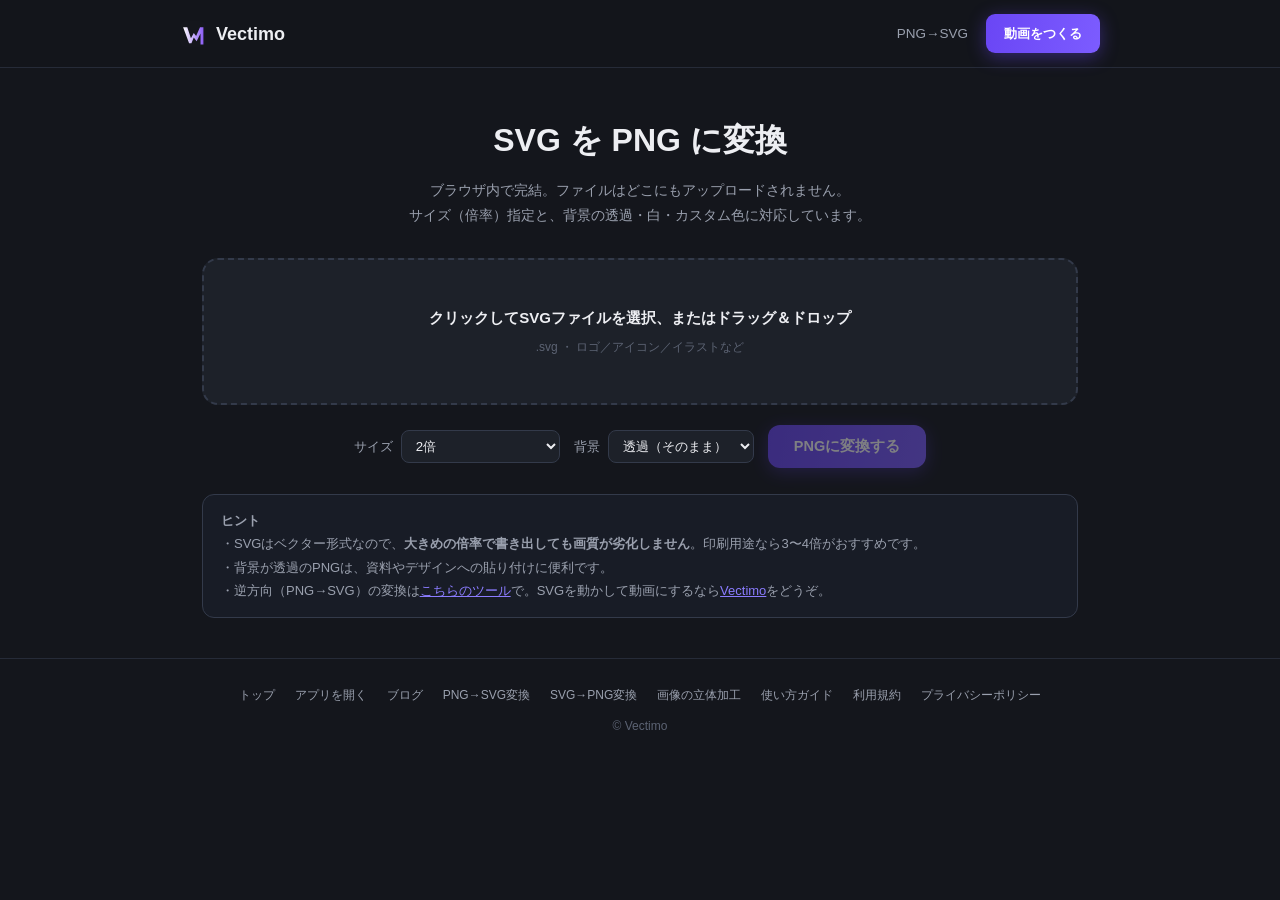
<file: svg-to-png.html>
<!DOCTYPE html>
<html lang="ja">
<head>
<meta charset="utf-8">
<meta name="viewport" content="width=device-width, initial-scale=1">
<title>SVGをPNGに無料変換（ブラウザ完結・アップロードなし）| Vectimo</title>
<meta name="description" content="SVGファイルをPNG画像に変換する無料ツール。サーバーへのアップロード不要でブラウザ内で完結。サイズ（倍率）指定と背景の透過・白・カスタム色に対応しています。">
<link rel="canonical" href="https://vectimo.pages.dev/svg-to-png.html">
<meta property="og:title" content="SVGをPNGに無料変換 | Vectimo">
<meta property="og:description" content="ブラウザ完結・アップロードなしでSVGをPNGに変換。サイズ指定・背景透過に対応。">
<meta property="og:type" content="website">
<meta property="og:url" content="https://vectimo.pages.dev/svg-to-png.html">
<meta property="og:image" content="https://vectimo.pages.dev/vectimo-ogp.png">
<meta name="twitter:card" content="summary_large_image">
<link rel="apple-touch-icon" href="/apple-touch-icon.png">
<link rel="icon" href="data:image/svg+xml,%3Csvg xmlns='http://www.w3.org/2000/svg' viewBox='0 0 100 100'%3E%3Crect width='100' height='100' rx='20' fill='%2314161C'/%3E%3Cdefs%3E%3ClinearGradient id='g' x1='0' y1='0' x2='1' y2='0'%3E%3Cstop offset='0' stop-color='%23FFFFFF'/%3E%3Cstop offset='1' stop-color='%238B5CF6'/%3E%3C/linearGradient%3E%3C/defs%3E%3Cpath d='M12 24 H28 L42 66 L53 46 L62 58 L77 24 H90 V90 H79 V48 L64 78 L53 63 L44 86 H35 Z' fill='url(%23g)'/%3E%3C/svg%3E">
<link rel="icon" type="image/png" sizes="192x192" href="/icon-192.png">
<script type="application/ld+json">
{"@context":"https://schema.org","@type":"WebApplication","name":"SVG→PNG変換（Vectimo）","url":"https://vectimo.pages.dev/svg-to-png.html","description":"SVGファイルをPNG画像にブラウザ内で変換する無料ツール。アップロード不要。","applicationCategory":"UtilitiesApplication","operatingSystem":"Web","inLanguage":"ja","offers":{"@type":"Offer","price":"0","priceCurrency":"JPY"}}
</script>
<style>
:root{--bg:#14161C;--panel:#1D2129;--line:#333A4A;--tx:#EDEEF2;--sub:#9AA0AE;--mut:#5C6373;--pu:#8B7CFF;--te:#5FD6C4}
*{box-sizing:border-box}
body{margin:0;background:var(--bg);color:var(--tx);font-family:'Zen Kaku Gothic New','Hiragino Sans','Yu Gothic',sans-serif;line-height:1.8}
a{color:var(--pu)}
.wrap{max-width:920px;margin:0 auto;padding:0 22px}
header{position:sticky;top:0;z-index:10;background:#14161CEE;backdrop-filter:blur(8px);border-bottom:1px solid #262B38}
.nav{display:flex;align-items:center;gap:18px;padding:14px 0}
.logo{display:flex;align-items:center;gap:10px;font-weight:800;font-size:18px;color:var(--tx);text-decoration:none}
.nav .links{margin-left:auto;display:flex;gap:18px;align-items:center;font-size:13.5px}
.nav .links a{color:var(--sub);text-decoration:none}
.btn{display:inline-block;background:linear-gradient(100deg,#6A46F5,#7C5CFF);color:#fff !important;font-weight:800;text-decoration:none;border-radius:12px;padding:12px 26px;font-size:14.5px;border:none;cursor:pointer;box-shadow:0 4px 18px #6A46F566}
.btn:disabled{opacity:.45;cursor:default}
.btn.ghost{background:var(--panel);color:var(--tx) !important;border:1px solid var(--line);box-shadow:none}
h1{font-size:clamp(22px,4vw,32px);text-align:center;margin:44px 0 8px}
.lead{text-align:center;color:var(--sub);font-size:14px;margin:0 0 30px}
.drop{border:2px dashed var(--line);border-radius:16px;background:var(--panel);padding:44px 20px;text-align:center;cursor:pointer;transition:border-color .15s}
.drop.on{border-color:var(--pu)}
.opts{display:flex;gap:14px;justify-content:center;flex-wrap:wrap;margin:20px 0;align-items:center}
.opts label{font-size:13px;color:var(--sub);display:flex;align-items:center;gap:8px}
select,input[type=number]{background:var(--panel);color:var(--tx);border:1px solid var(--line);border-radius:8px;padding:7px 10px;font-family:inherit;width:auto}
input[type=number]{width:90px}
.panes{display:grid;grid-template-columns:1fr 1fr;gap:16px;margin-top:20px}
@media(max-width:640px){.panes{grid-template-columns:1fr}}
.pane{background:var(--panel);border:1px solid var(--line);border-radius:14px;padding:14px;text-align:center}
.pane h3{margin:0 0 10px;font-size:13.5px;color:var(--sub);font-weight:700}
.pane .cv{background:repeating-conic-gradient(#20242E 0% 25%, #181B22 0% 50%) 0 0/20px 20px;border-radius:8px;min-height:200px;display:grid;place-items:center;overflow:hidden}
.pane .cv img,.pane .cv svg,.pane .cv canvas{max-width:100%;max-height:340px;height:auto}
.meta{font-size:11.5px;color:var(--mut);margin-top:8px}
.actions{display:flex;gap:12px;justify-content:center;flex-wrap:wrap;margin:24px 0 10px}
.note{background:#181C26;border:1px solid var(--line);border-radius:12px;padding:14px 18px;font-size:13px;color:var(--sub);margin:26px 0}
footer{padding:26px 0 34px;text-align:center;font-size:12px;color:var(--mut);border-top:1px solid #262B38;margin-top:40px}
footer a{color:var(--sub);text-decoration:none;margin:0 10px}
</style>
</head>
<body>
<header><div class="wrap nav">
  <a class="logo" href="./"><svg width="26" height="26" viewBox="0 0 100 100"><rect width="100" height="100" rx="20" fill="#14161C"/><defs><linearGradient id="lg" x1="0" y1="0" x2="1" y2="0"><stop offset="0" stop-color="#FFF"/><stop offset="1" stop-color="#8B5CF6"/></linearGradient></defs><path d="M12 24 H28 L42 66 L53 46 L62 58 L77 24 H90 V90 H79 V48 L64 78 L53 63 L44 86 H35 Z" fill="url(#lg)"/></svg>Vectimo</a>
  <div class="links"><a href="png-to-svg.html">PNG→SVG</a><a class="btn" style="padding:8px 18px;font-size:13px;border-radius:9px" href="app.html">動画をつくる</a></div>
</div></header>

<div class="wrap">
  <h1>SVG を PNG に変換</h1>
  <p class="lead">ブラウザ内で完結。ファイルはどこにもアップロードされません。<br>サイズ（倍率）指定と、背景の透過・白・カスタム色に対応しています。</p>

  <div class="drop" id="drop">
    <div style="font-size:15px;font-weight:700;margin-bottom:6px">クリックしてSVGファイルを選択、またはドラッグ＆ドロップ</div>
    <div style="font-size:12px;color:var(--mut)">.svg ・ ロゴ／アイコン／イラストなど</div>
    <input type="file" id="file" accept=".svg,image/svg+xml" style="display:none">
  </div>

  <div class="opts">
    <label>サイズ
      <select id="scale">
        <option value="1">等倍（元のサイズ）</option>
        <option value="2" selected>2倍</option>
        <option value="3">3倍</option>
        <option value="4">4倍</option>
        <option value="w">幅を指定 →</option>
      </select>
    </label>
    <label id="wLabel" style="display:none">幅(px) <input type="number" id="wPx" value="1080" min="16" max="8000"></label>
    <label>背景
      <select id="bg">
        <option value="transparent" selected>透過（そのまま）</option>
        <option value="#FFFFFF">白</option>
        <option value="#000000">黒</option>
        <option value="custom">カスタム →</option>
      </select>
    </label>
    <input type="color" id="bgColor" value="#F4F1EC" style="display:none;width:36px;height:30px;border:1px solid var(--line);border-radius:8px;background:var(--panel);padding:2px;cursor:pointer">
    <button class="btn" id="run" disabled>PNGに変換する</button>
  </div>

  <div class="panes" id="panes" style="display:none">
    <div class="pane"><h3>元のSVG</h3><div class="cv" id="src"></div><div class="meta" id="srcMeta"></div></div>
    <div class="pane"><h3>変換後のPNG</h3><div class="cv" id="dst"></div><div class="meta" id="dstMeta"></div></div>
  </div>

  <div class="actions" id="actions" style="display:none">
    <button class="btn" id="dl">PNGをダウンロード</button>
    <a class="btn ghost" href="/blog/how-to-convert-svg-to-png.html">変換方法の解説記事を読む</a>
  </div>

  <div class="note">
    <b>ヒント</b><br>
    ・SVGはベクター形式なので、<b>大きめの倍率で書き出しても画質が劣化しません</b>。印刷用途なら3〜4倍がおすすめです。<br>
    ・背景が透過のPNGは、資料やデザインへの貼り付けに便利です。<br>
    ・逆方向（PNG→SVG）の変換は<a href="png-to-svg.html">こちらのツール</a>で。SVGを動かして動画にするなら<a href="app.html">Vectimo</a>をどうぞ。
  </div>
</div>

<footer><div class="wrap">
  <div><a href="./">トップ</a><a href="app.html">アプリを開く</a><a href="blog/">ブログ</a><a href="png-to-svg.html">PNG→SVG変換</a><a href="svg-to-png.html">SVG→PNG変換</a><a href="image-shadow.html">画像の立体加工</a><a href="vectimo-guide.html">使い方ガイド</a><a href="vectimo-terms.html">利用規約</a><a href="vectimo-privacy.html">プライバシーポリシー</a></div>
  <div style="margin-top:10px">© Vectimo</div>
</div></footer>

<script>
(function(){
  var svgText=null, name="image", pngBlob=null, natW=0, natH=0;
  var drop=document.getElementById("drop"), file=document.getElementById("file"), run=document.getElementById("run");
  document.getElementById("scale").addEventListener("change",function(){document.getElementById("wLabel").style.display=this.value==="w"?"":"none";});
  document.getElementById("bg").addEventListener("change",function(){document.getElementById("bgColor").style.display=this.value==="custom"?"":"none";});
  drop.addEventListener("click",function(){file.click()});
  drop.addEventListener("dragover",function(e){e.preventDefault();drop.classList.add("on")});
  drop.addEventListener("dragleave",function(){drop.classList.remove("on")});
  drop.addEventListener("drop",function(e){e.preventDefault();drop.classList.remove("on");if(e.dataTransfer.files[0])load(e.dataTransfer.files[0])});
  file.addEventListener("change",function(){if(file.files[0])load(file.files[0])});

  function parseSize(t){
    var m=t.match(/viewBox\s*=\s*["']\s*[-\d.]+[\s,]+[-\d.]+[\s,]+([\d.]+)[\s,]+([\d.]+)/i);
    var w=0,h=0;
    var mw=t.match(/<svg[^>]*\bwidth\s*=\s*["']?([\d.]+)/i), mh=t.match(/<svg[^>]*\bheight\s*=\s*["']?([\d.]+)/i);
    if(mw&&mh){w=+mw[1];h=+mh[1];}
    else if(m){w=+m[1];h=+m[2];}
    return {w:w||300,h:h||150};
  }
  function load(f){
    name=f.name.replace(/\.svg$/i,"");
    var r=new FileReader();
    r.onload=function(){
      svgText=String(r.result);
      var s=parseSize(svgText); natW=s.w; natH=s.h;
      var box=document.getElementById("src");box.innerHTML=svgText;
      var sv=box.querySelector("svg");
      if(sv){ if(!sv.getAttribute("width")){sv.setAttribute("width",natW);sv.setAttribute("height",natH);} sv.style.maxWidth="100%";sv.style.height="auto"; }
      document.getElementById("srcMeta").textContent=natW+"×"+natH+" ・ "+(f.size/1024).toFixed(0)+"KB";
      document.getElementById("panes").style.display="grid";
      document.getElementById("dst").innerHTML="";document.getElementById("dstMeta").textContent="";
      document.getElementById("actions").style.display="none";
      run.disabled=false;
    };
    r.readAsText(f);
  }
  run.addEventListener("click",function(){
    if(!svgText)return;
    run.disabled=true;
    // width/heightを確実に持たせたSVGをBlob化してImageに読み込む
    var t=svgText;
    if(!/<svg[^>]*\bwidth\s*=/.test(t)){ t=t.replace(/<svg/, '<svg width="'+natW+'" height="'+natH+'"'); }
    var url=URL.createObjectURL(new Blob([t],{type:"image/svg+xml"}));
    var img=new Image();
    img.onload=function(){
      try{
        var sel=document.getElementById("scale").value;
        var scale= sel==="w" ? (+document.getElementById("wPx").value||1080)/natW : +sel;
        var W=Math.max(1,Math.round(natW*scale)), H=Math.max(1,Math.round(natH*scale));
        if(W>8000||H>8000){alert("出力サイズが大きすぎます（最大8000px）。倍率を下げてください。");run.disabled=false;return;}
        var c=document.createElement("canvas");c.width=W;c.height=H;
        var ctx=c.getContext("2d");
        var bgSel=document.getElementById("bg").value;
        var bgCol= bgSel==="custom" ? document.getElementById("bgColor").value : bgSel;
        if(bgCol!=="transparent"){ctx.fillStyle=bgCol;ctx.fillRect(0,0,W,H);}
        ctx.drawImage(img,0,0,W,H);
        c.toBlob(function(b){
          pngBlob=b;
          var dst=document.getElementById("dst");dst.innerHTML="";
          var out=new Image();out.src=URL.createObjectURL(b);dst.appendChild(out);
          document.getElementById("dstMeta").textContent=W+"×"+H+" ・ "+(b.size/1024).toFixed(0)+"KB ・ "+(bgCol==="transparent"?"背景透過":"背景あり");
          document.getElementById("actions").style.display="flex";
          run.disabled=false;
        },"image/png");
      }catch(e){alert("変換に失敗しました: "+e.message);run.disabled=false;}
      URL.revokeObjectURL(url);
    };
    img.onerror=function(){alert("SVGの読み込みに失敗しました。ファイルが壊れていないかご確認ください。");run.disabled=false;};
    img.src=url;
  });
  document.getElementById("dl").addEventListener("click",function(){
    if(!pngBlob)return;
    var a=document.createElement("a");a.href=URL.createObjectURL(pngBlob);a.download=name+".png";a.click();
  });
})();
</script>
</body>
</html>
</file>
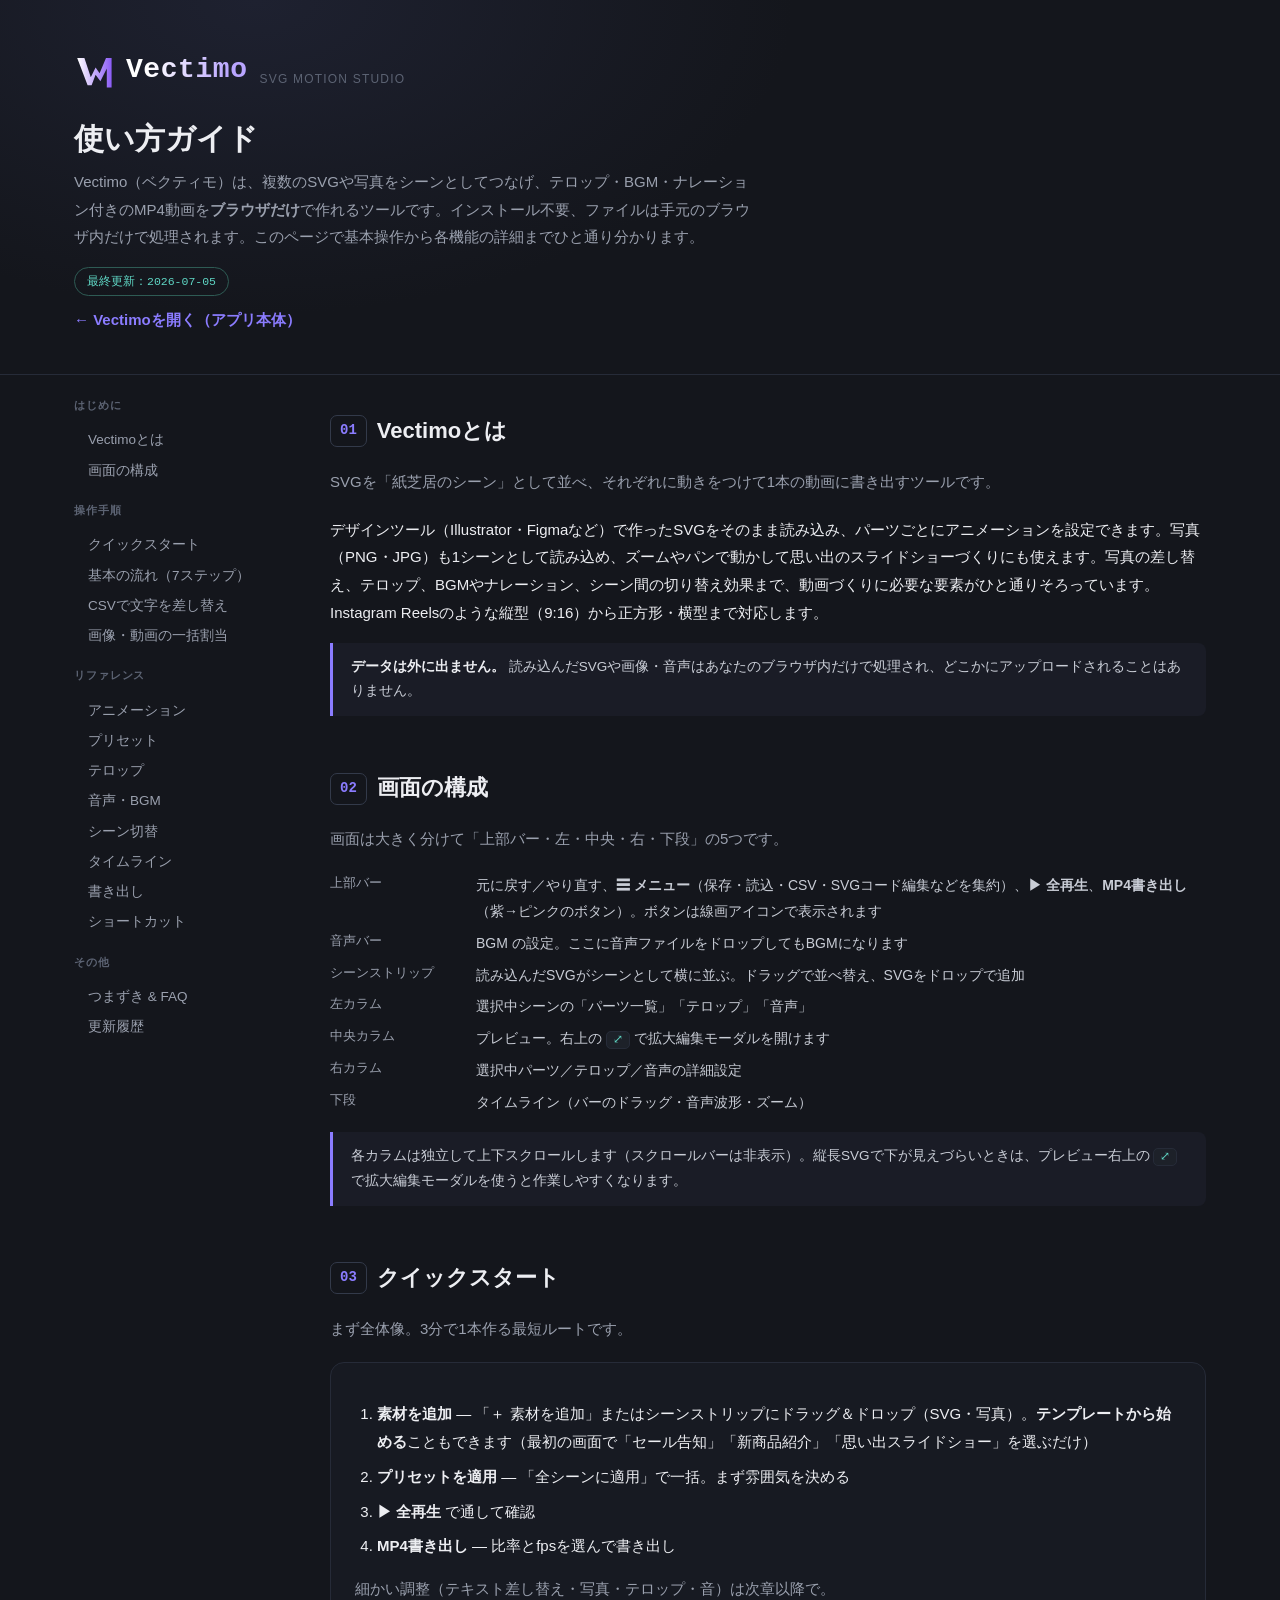
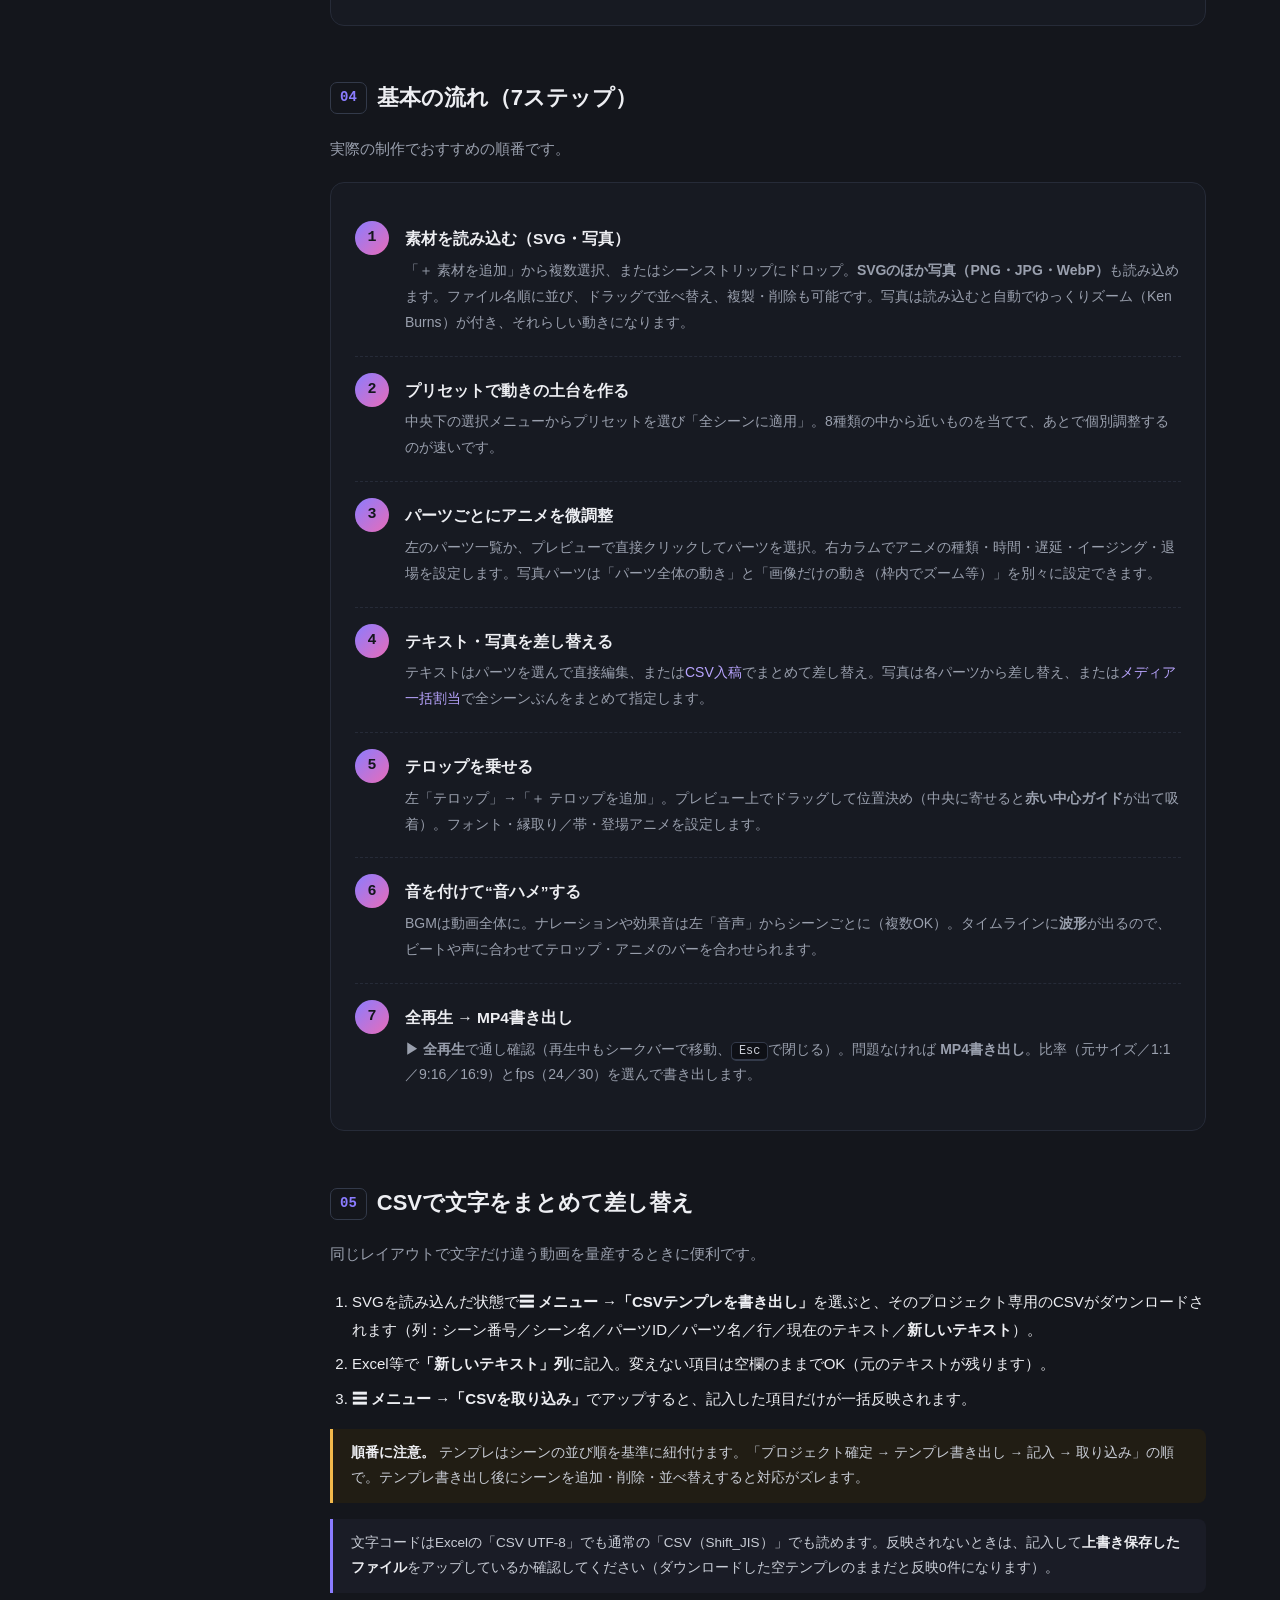
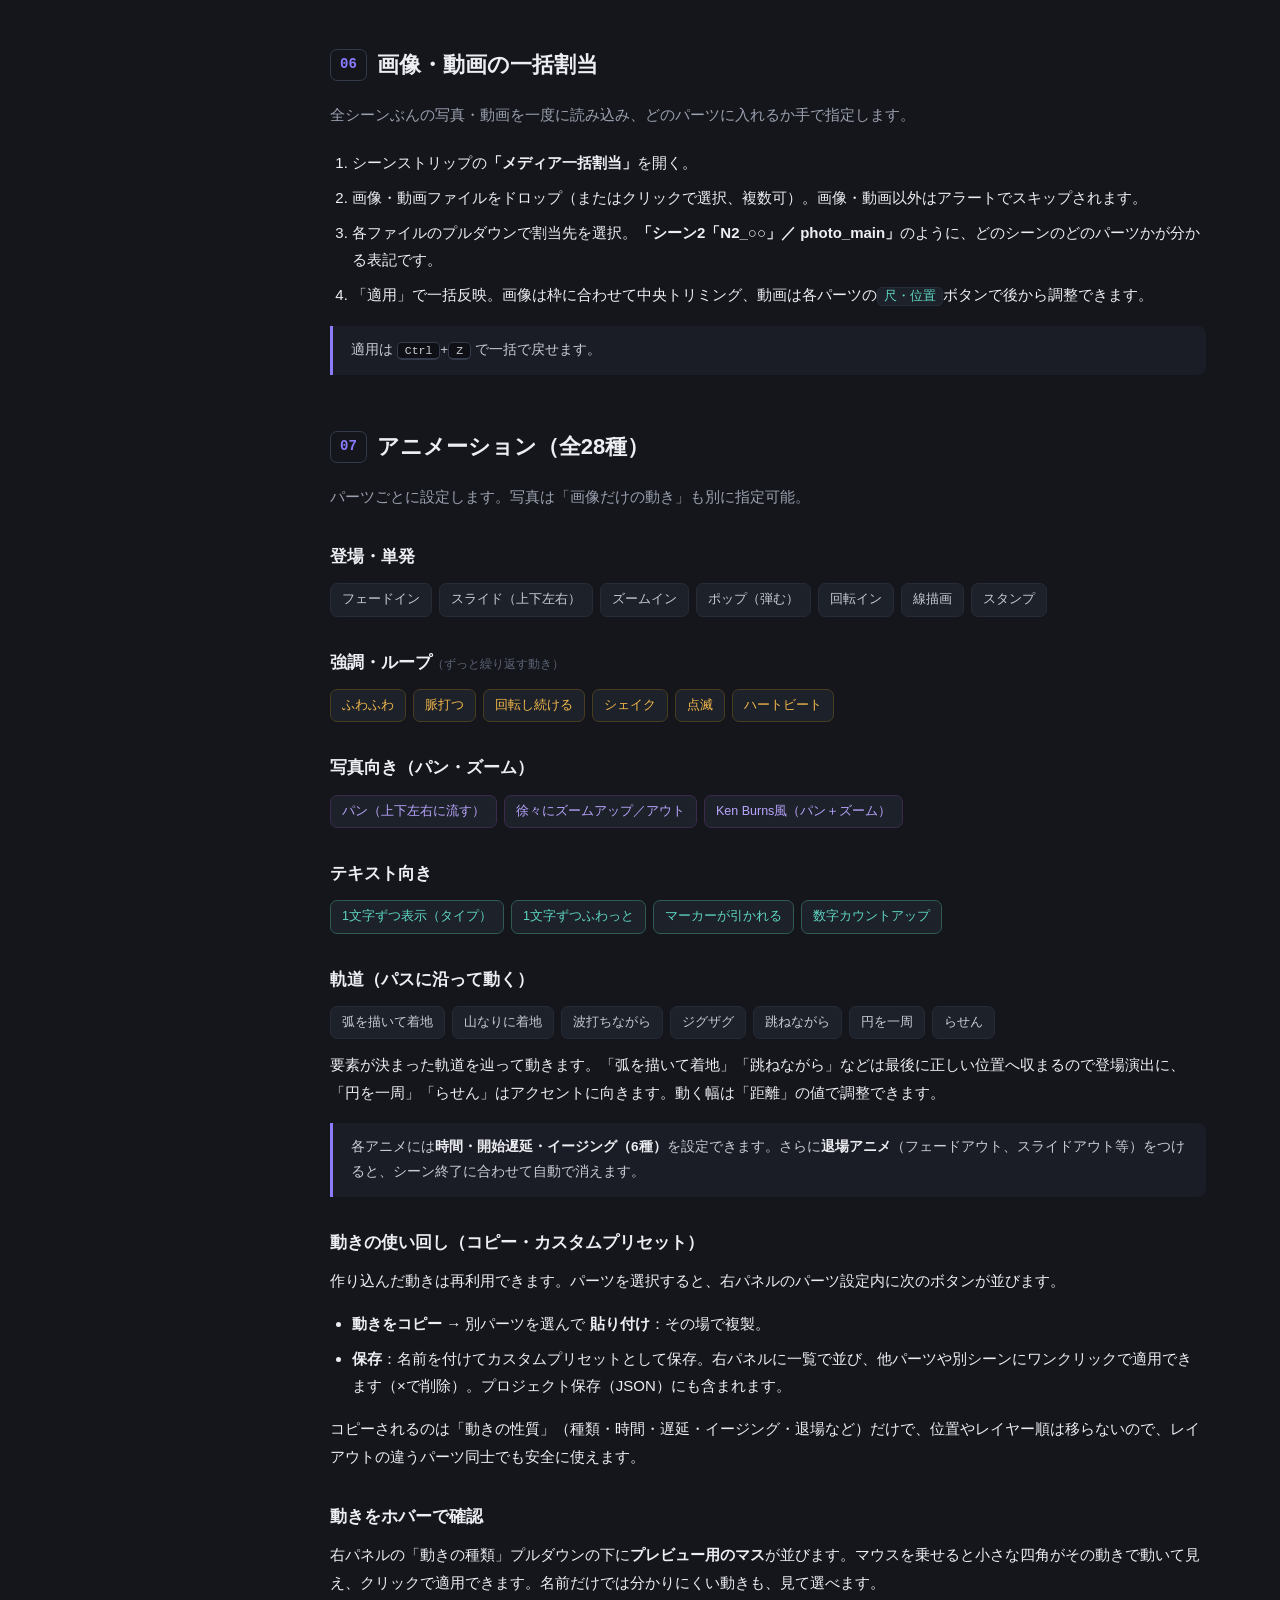
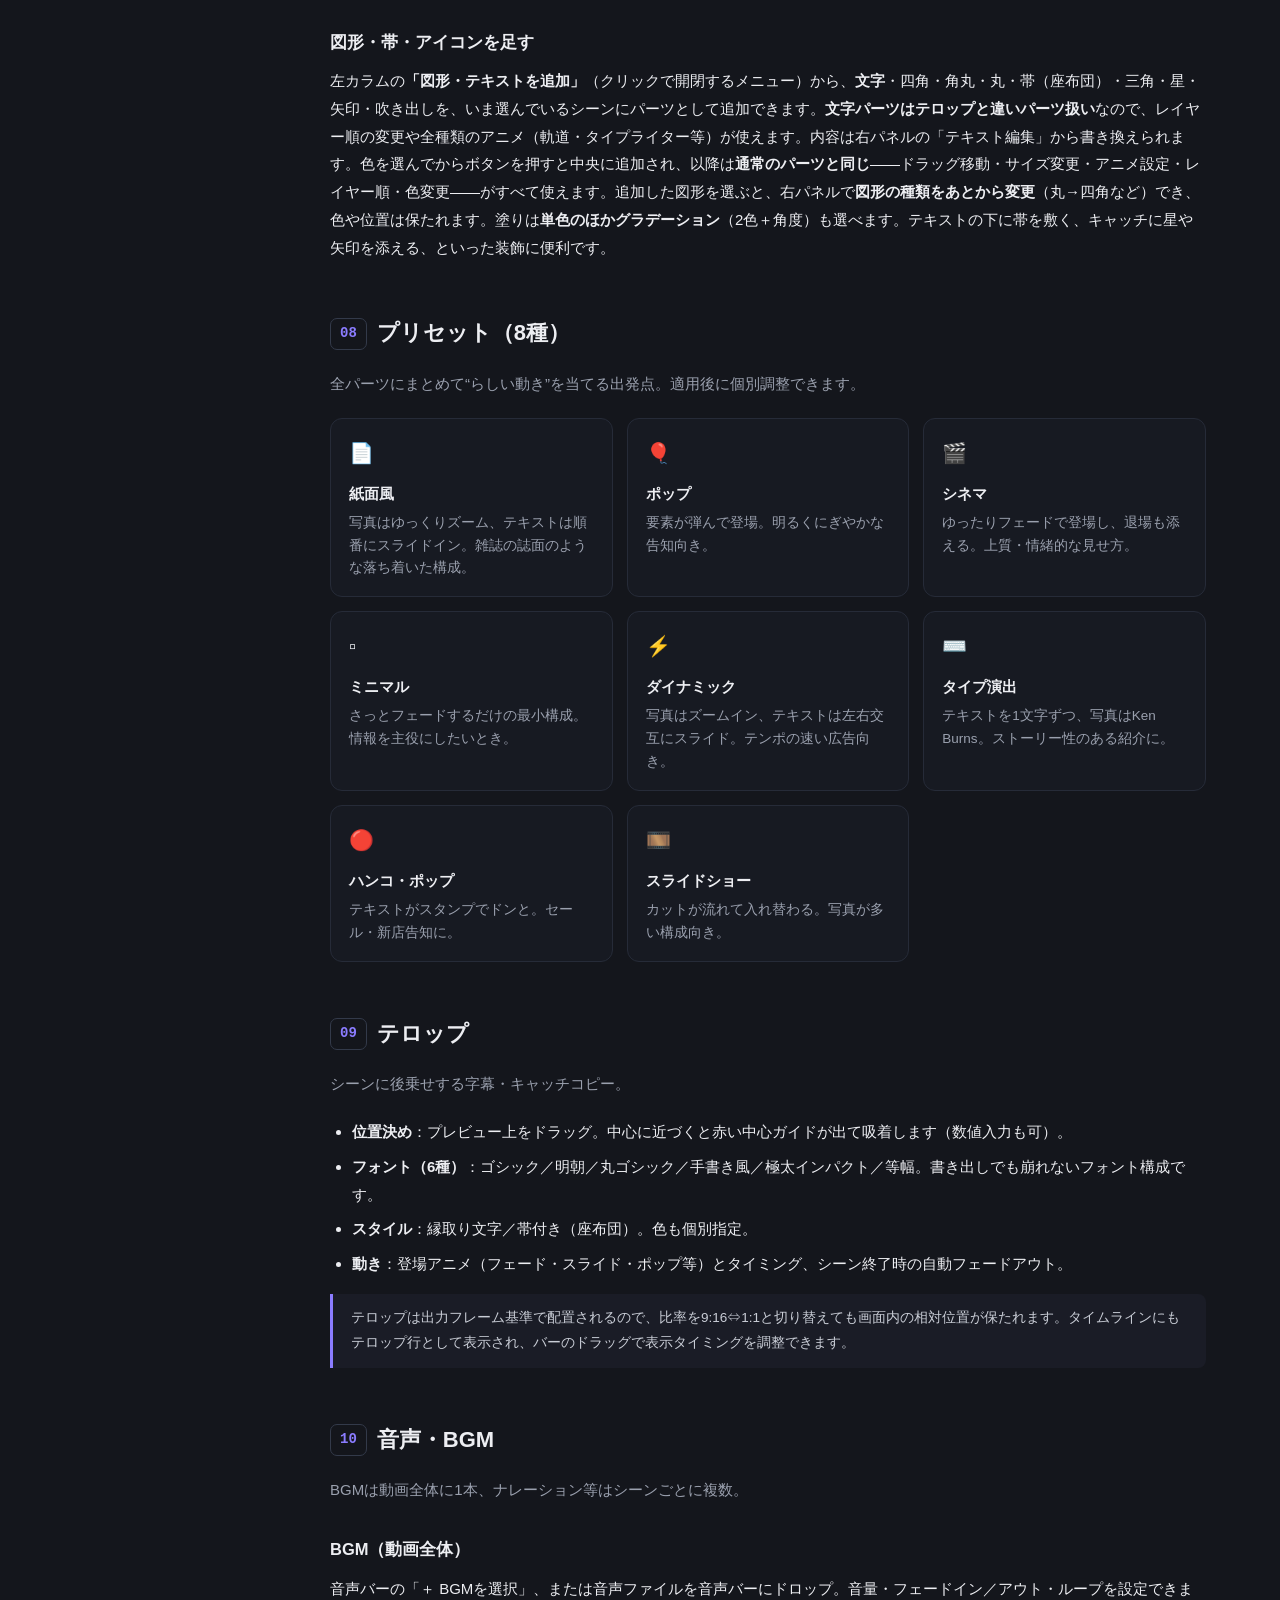
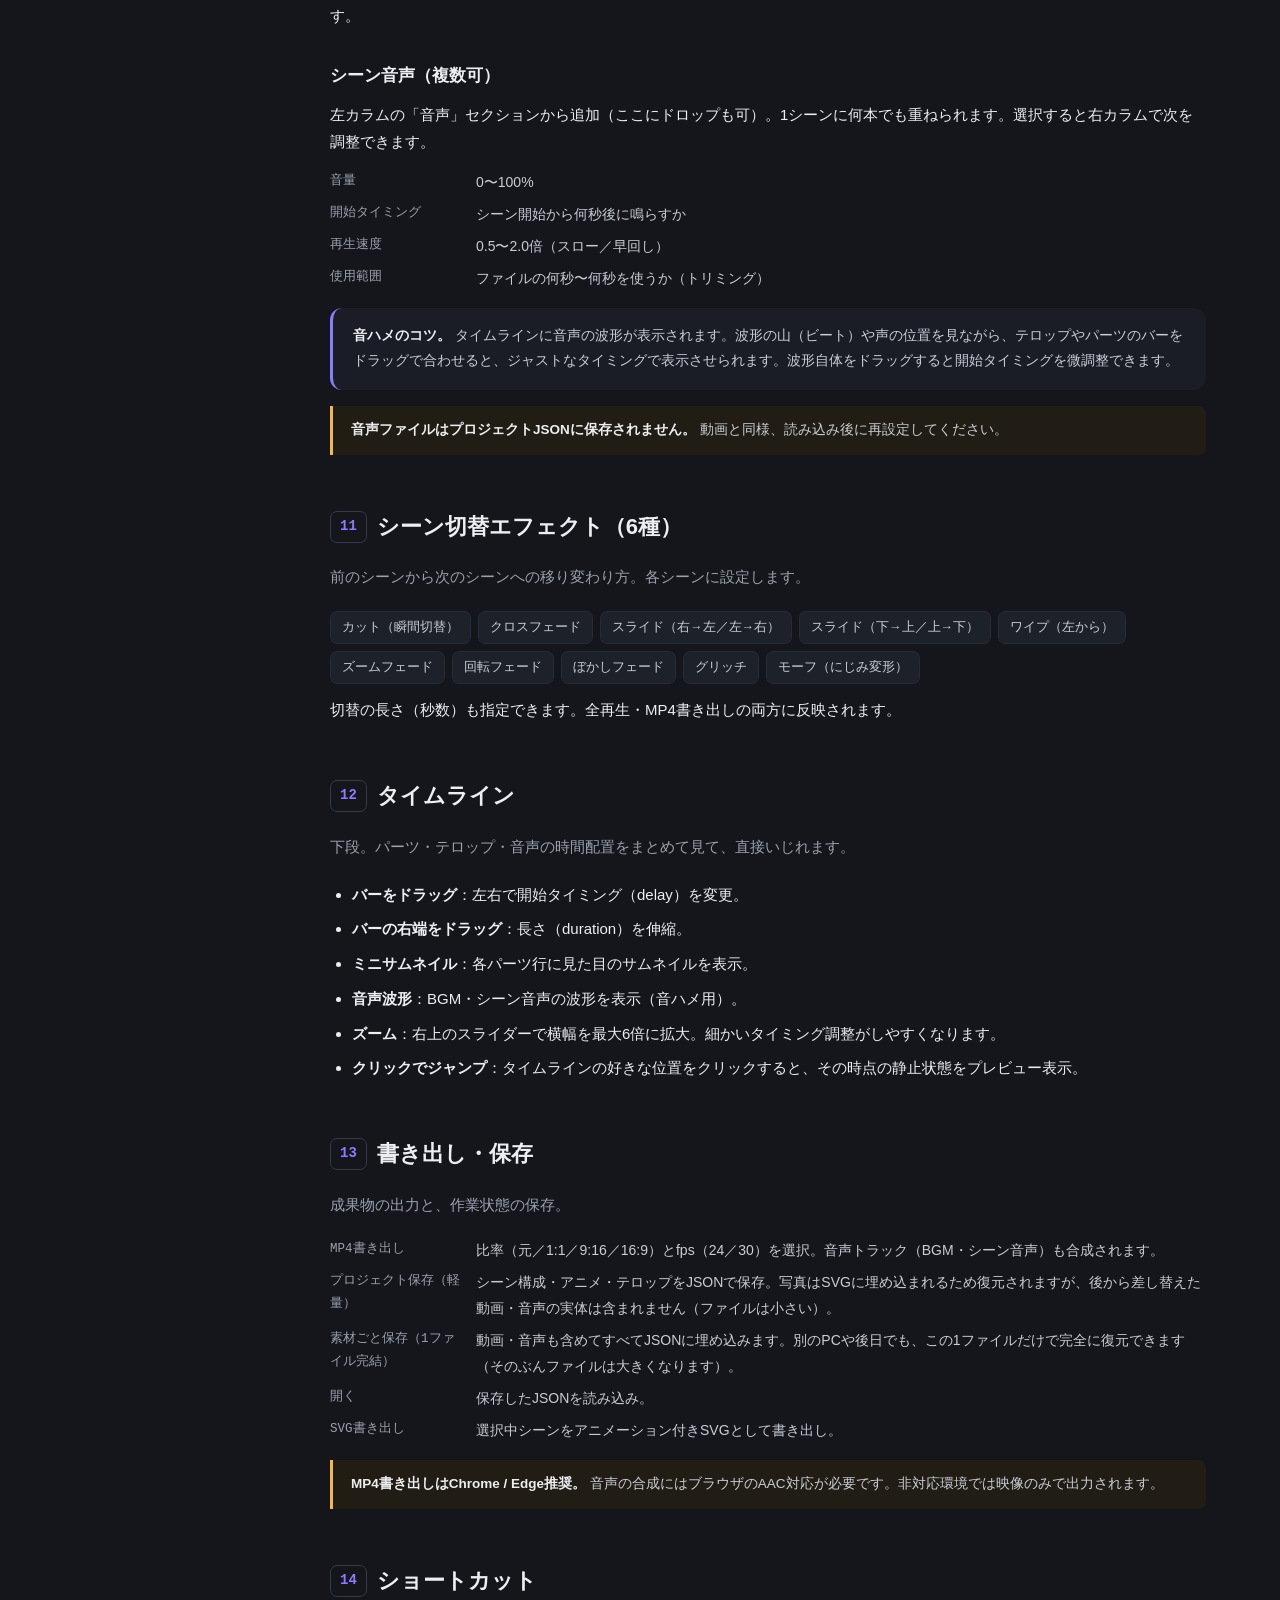
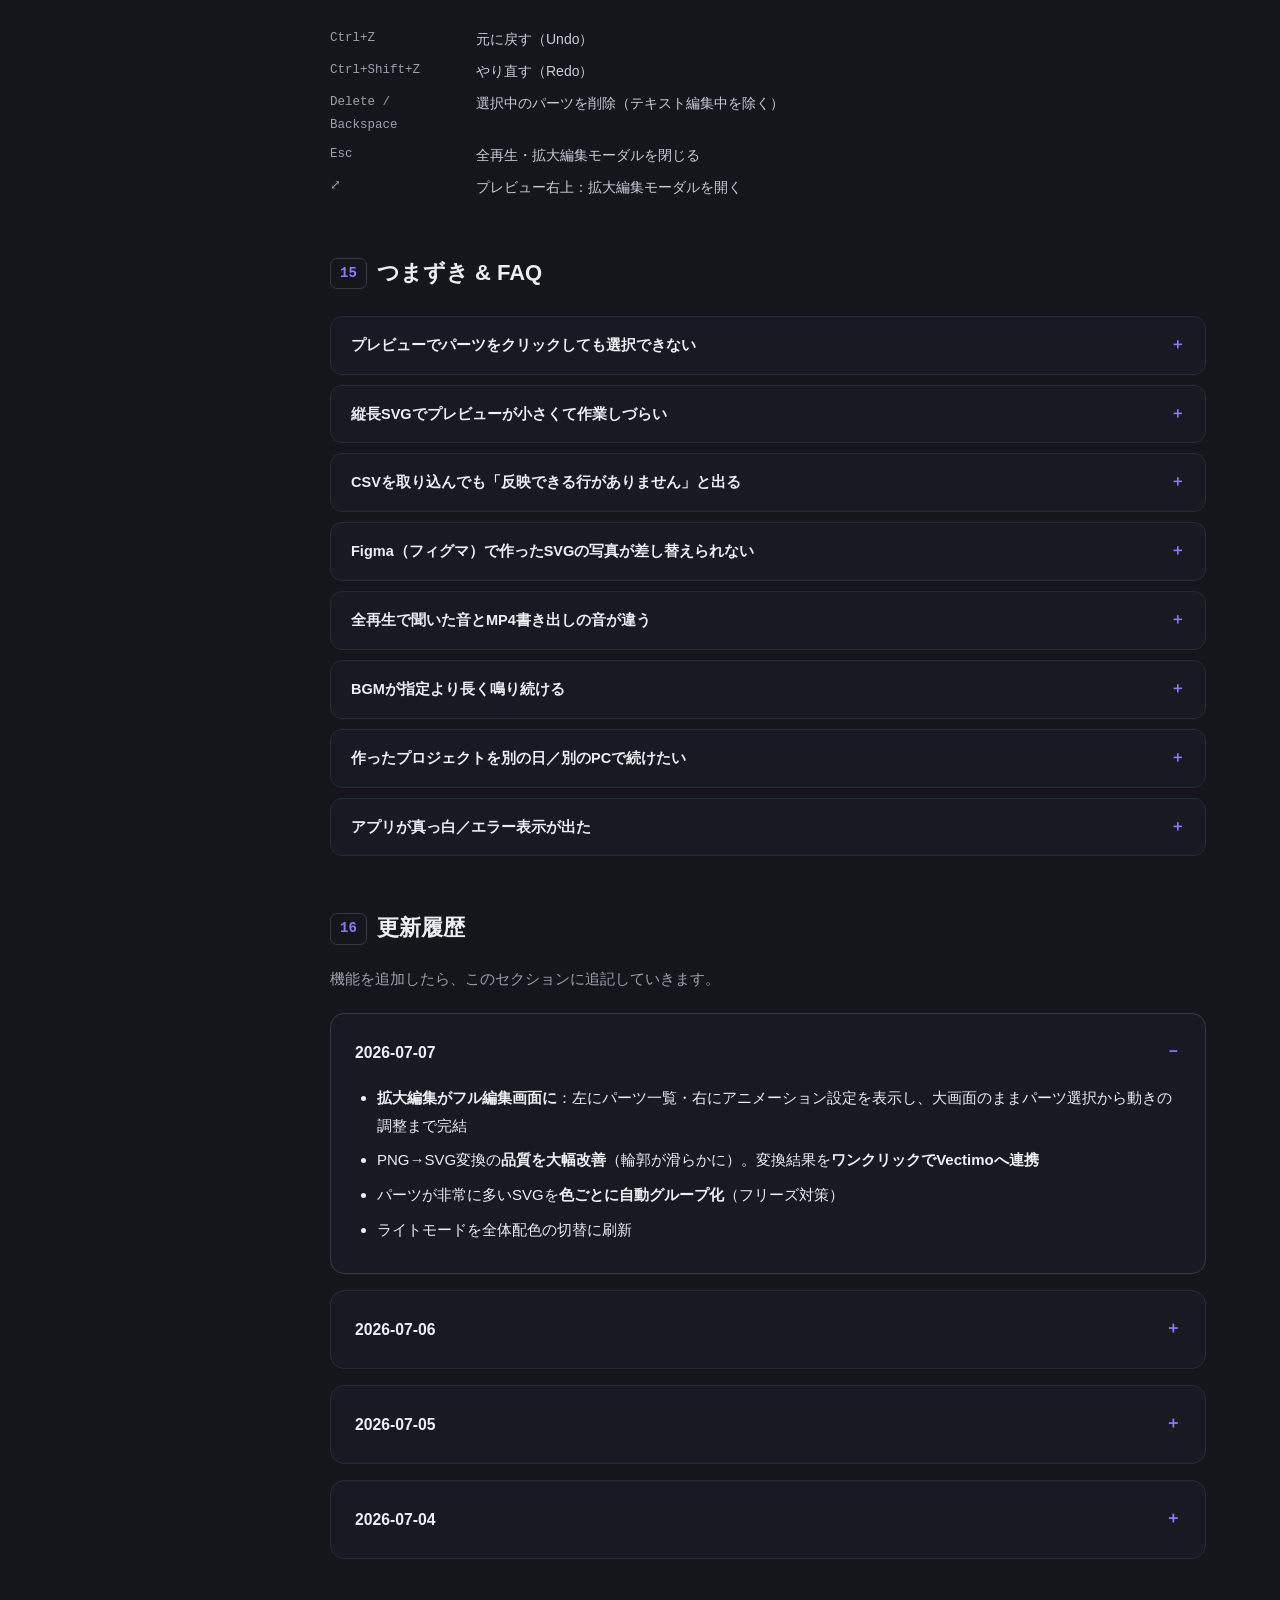
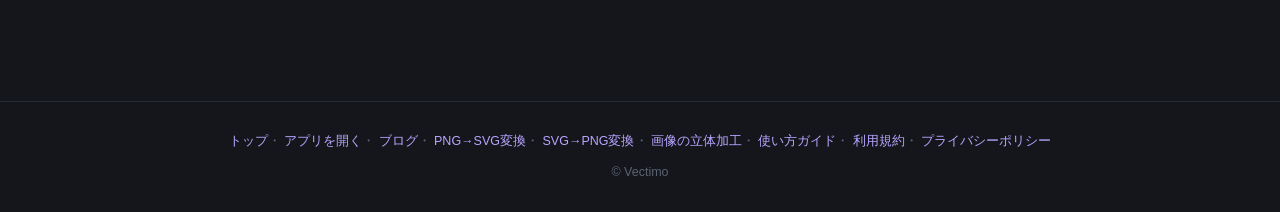
<file: vectimo-guide.html>
<!DOCTYPE html>
<html lang="ja">
<head>
<meta charset="utf-8">
<meta name="viewport" content="width=device-width, initial-scale=1">
<title>Vectimo（ベクティモ）使い方ガイド</title>
<meta name="description" content="SVGをつなげてテロップ・BGM付きのMP4動画をブラウザだけで作るVectimoの使い方ガイド。操作手順・機能リファレンス・FAQ。">
<meta property="og:title" content="Vectimo 使い方ガイド">
<meta property="og:description" content="SVGからアニメーションMP4を作るVectimoの操作手順・機能リファレンス・FAQ。">
<meta property="og:type" content="article">
<meta property="og:url" content="https://vectimo.pages.dev/vectimo-guide.html">
<meta property="og:image" content="https://vectimo.pages.dev/vectimo-ogp.png">
<meta name="twitter:card" content="summary_large_image">
<link rel="icon" href="data:image/svg+xml,%3Csvg%20xmlns='http://www.w3.org/2000/svg'%20viewBox='0%200%20100%20100'%3E%3Crect%20width='100'%20height='100'%20rx='20'%20fill='%2314161C'/%3E%3Cdefs%3E%3ClinearGradient%20id='g'%20x1='0'%20y1='0'%20x2='1'%20y2='0'%3E%3Cstop%20offset='0'%20stop-color='%23FFFFFF'/%3E%3Cstop%20offset='1'%20stop-color='%238B5CF6'/%3E%3C/linearGradient%3E%3C/defs%3E%3Cpath%20d='M12%2024%20H28%20L42%2066%20L53%2046%20L62%2058%20L77%2024%20H90%20V90%20H79%20V48%20L64%2078%20L53%2063%20L44%2086%20H35%20Z'%20fill='url(%23g)'/%3E%3C/svg%3E">
<style>
  :root{
    --bg:#14161C; --panel:#171A22; --panel2:#1D2129; --line:#262B38; --line2:#333A4A;
    --tx:#EDEEF2; --tx2:#C9CDD6; --mut:#9AA0AE; --mut2:#5C6373;
    --pur:#8B7CFF; --pur2:#B9A5FF; --teal:#5FD6C4; --pink:#E86CB8; --amber:#F2B84B;
  }
  *{box-sizing:border-box}
  html{scroll-behavior:smooth}
  body{margin:0;background:var(--bg);color:var(--tx);
    font-family:'Zen Kaku Gothic New','Hiragino Sans','Yu Gothic',sans-serif;line-height:1.85;font-size:15px}
  a{color:var(--pur2);text-decoration:none}
  a:hover{text-decoration:underline}
  code{font-family:'DM Mono','Courier New',monospace;background:var(--panel2);
    border:1px solid var(--line);border-radius:5px;padding:1px 6px;font-size:.88em;color:var(--teal)}
  kbd{font-family:'DM Mono',monospace;background:#0e1016;border:1px solid var(--line2);
    border-bottom-width:2px;border-radius:5px;padding:1px 7px;font-size:.85em;color:var(--tx2)}

  /* ===== layout ===== */
  .wrap{max-width:1180px;margin:0 auto;padding:0 24px;display:grid;grid-template-columns:216px 1fr;gap:40px}
  @media(max-width:860px){.wrap{grid-template-columns:1fr;gap:0}.toc{display:none}}
  header.hero{border-bottom:1px solid var(--line);background:
    radial-gradient(60% 120% at 20% 0%, #1E2130 0%, var(--bg) 70%)}
  .hero-inner{max-width:1180px;margin:0 auto;padding:44px 24px 40px}
  .logo{display:flex;align-items:center;gap:12px}
  .logo svg{width:40px;height:40px;display:block}
  .logo b{font-family:'DM Mono',monospace;font-size:28px;font-weight:700;letter-spacing:.02em;
    background:linear-gradient(95deg,#fff 20%,var(--pur2) 85%);-webkit-background-clip:text;background-clip:text;-webkit-text-fill-color:transparent}
  .logo span{font-size:12px;color:var(--mut2);letter-spacing:.1em;align-self:flex-end;margin-bottom:6px}
  .hero h1{font-size:30px;margin:22px 0 8px;line-height:1.4}
  .hero p{color:var(--mut);max-width:680px;margin:0}
  .badge{display:inline-block;font-size:11.5px;color:var(--teal);border:1px solid #2E5B54;
    border-radius:20px;padding:3px 12px;margin-top:16px;font-family:'DM Mono',monospace}

  /* ===== toc ===== */
  .toc{position:sticky;top:24px;align-self:start;height:max-content;padding:20px 0}
  .toc h4{font-size:11px;color:var(--mut2);letter-spacing:.08em;margin:0 0 10px;font-weight:700}
  .toc a{display:block;color:var(--mut);font-size:13.5px;padding:5px 12px;border-left:2px solid transparent;line-height:1.5}
  .toc a:hover{color:var(--tx);border-left-color:var(--line2);text-decoration:none}
  .toc a.sub{padding-left:24px;font-size:12.5px;color:var(--mut2)}
  .toc .grp{margin-bottom:14px}

  main{padding:36px 0 90px;min-width:0}
  section{margin-bottom:52px;scroll-margin-top:20px}
  h2{font-size:22px;margin:0 0 4px;padding-bottom:12px;display:flex;align-items:center;gap:10px}
  h2 .n{font-family:'DM Mono',monospace;font-size:14px;color:var(--pur);
    border:1px solid var(--line2);border-radius:7px;padding:2px 9px;flex-shrink:0}
  h3{font-size:16.5px;margin:30px 0 8px;color:var(--tx)}
  .lead{color:var(--mut);margin:2px 0 20px}
  p{margin:10px 0}
  ul,ol{padding-left:22px}
  li{margin:7px 0}

  .card{background:var(--panel);border:1px solid var(--line);border-radius:14px;padding:22px 24px;margin:16px 0}
  .card.tealtint{border-color:#264b46;background:linear-gradient(180deg,#16211f,#14161C)}
  .card.amber{border-color:#4a3d1f;background:linear-gradient(180deg,#211d14,#14161C)}
  .card h3{margin-top:0}

  /* steps */
  .step{display:flex;gap:16px;padding:16px 0;border-bottom:1px dashed var(--line)}
  .step:last-child{border-bottom:none}
  .step .num{flex-shrink:0;width:34px;height:34px;border-radius:50%;display:grid;place-items:center;
    font-family:'DM Mono',monospace;font-weight:700;color:#14161C;
    background:linear-gradient(135deg,var(--pur),var(--pink))}
  .step .body{flex:1;min-width:0}
  .step .body h4{margin:4px 0 4px;font-size:15.5px}
  .step .body p{margin:4px 0;color:var(--mut);font-size:14px}

  /* feature grid */
  .grid{display:grid;grid-template-columns:repeat(auto-fill,minmax(240px,1fr));gap:14px;margin:16px 0}
  .feat{background:var(--panel);border:1px solid var(--line);border-radius:12px;padding:16px 18px}
  .feat .ic{font-size:20px}
  .feat h4{margin:8px 0 4px;font-size:15px}
  .feat p{margin:0;color:var(--mut);font-size:13.5px;line-height:1.7}

  /* tag chips */
  .chips{display:flex;flex-wrap:wrap;gap:7px;margin:12px 0}
  .chip{font-size:12.5px;background:var(--panel2);border:1px solid var(--line);border-radius:7px;
    padding:4px 11px;color:var(--tx2)}
  .chip.loop{border-color:#4a3d1f;color:var(--amber)}
  .chip.txt{border-color:#2E5B54;color:var(--teal)}
  .chip.img{border-color:#3b2a4d;color:var(--pur2)}

  /* faq */
  details{background:var(--panel);border:1px solid var(--line);border-radius:12px;margin:10px 0;overflow:hidden}
  details[open]{border-color:var(--line2)}
  summary{cursor:pointer;padding:15px 20px;font-weight:700;font-size:14.5px;list-style:none;
    display:flex;justify-content:space-between;align-items:center;gap:12px}
  summary::-webkit-details-marker{display:none}
  summary::after{content:"＋";color:var(--pur);font-family:'DM Mono',monospace;flex-shrink:0}
  details[open] summary::after{content:"－"}
  details .ans{padding:0 20px 18px;color:var(--mut);font-size:14px}
  details .ans p:first-child{margin-top:0}

  .note{border-left:3px solid var(--pur);background:#1a1c26;border-radius:0 8px 8px 0;
    padding:12px 18px;margin:16px 0;font-size:13.5px;color:var(--tx2)}
  .note.warn{border-left-color:var(--amber);background:#211d14}
  .note b{color:var(--tx)}

  .btn-demo{display:inline-flex;align-items:center;gap:8px;font-weight:700;color:#fff;
    background:linear-gradient(100deg,#7C6CF0,#9D6DF0 55%,#E86CB8 120%);
    border:none;border-radius:9px;padding:7px 15px;font-size:13px}

  footer{border-top:1px solid var(--line);padding:28px 24px;text-align:center;color:var(--mut2);font-size:12.5px}
  .kv{display:grid;grid-template-columns:130px 1fr;gap:6px 16px;margin:14px 0;font-size:14px}
  .kv dt{color:var(--mut);font-family:'DM Mono',monospace;font-size:12.5px}
  .kv dd{margin:0;color:var(--tx2)}
  hr.soft{border:none;border-top:1px solid var(--line);margin:34px 0}
</style>
<script type="application/ld+json">
{"@context":"https://schema.org","@type":"TechArticle","headline":"Vectimo（ベクティモ）使い方ガイド","description":"SVGや写真をつなげてテロップ・BGM付きのMP4動画をブラウザだけで作る無料ツールVectimoの使い方。操作手順・機能リファレンス・FAQ。","inLanguage":"ja","url":"https://vectimo.pages.dev/vectimo-guide.html","image":"https://vectimo.pages.dev/vectimo-ogp.png","about":{"@type":"SoftwareApplication","name":"Vectimo","url":"https://vectimo.pages.dev/"}}
</script>
</head>
<body>

<header class="hero">
  <div class="hero-inner">
    <div class="logo">
      <svg viewBox="0 0 100 100" aria-hidden="true"><defs><linearGradient id="lg" x1="0" y1="0" x2="1" y2="0"><stop offset="0" stop-color="#FFFFFF"/><stop offset="1" stop-color="#8B5CF6"/></linearGradient></defs><path d="M8 20 H26 L42 68 L54 44 L64 58 L80 20 H94 V94 H82 V46 L66 78 L54 62 L44 88 H34 Z" fill="url(#lg)"/></svg>
      <b>Vectimo</b><span>SVG MOTION STUDIO</span>
    </div>
    <h1>使い方ガイド</h1>
    <p>Vectimo（ベクティモ）は、複数のSVGや写真をシーンとしてつなげ、テロップ・BGM・ナレーション付きのMP4動画を<b>ブラウザだけ</b>で作れるツールです。インストール不要、ファイルは手元のブラウザ内だけで処理されます。このページで基本操作から各機能の詳細までひと通り分かります。</p>
    <div class="badge">最終更新：2026-07-05</div>
    <p style="margin:10px 0 0"><a href="app.html" style="color:#8B7CFF;font-weight:700;text-decoration:none">← Vectimoを開く（アプリ本体）</a></p>
  </div>
</header>

<div class="wrap">
  <!-- ===== TOC ===== -->
  <nav class="toc">
    <div class="grp">
      <h4>はじめに</h4>
      <a href="#about">Vectimoとは</a>
      <a href="#screen">画面の構成</a>
    </div>
    <div class="grp">
      <h4>操作手順</h4>
      <a href="#quick">クイックスタート</a>
      <a href="#steps">基本の流れ（7ステップ）</a>
      <a href="#csv">CSVで文字を差し替え</a>
      <a href="#bulk">画像・動画の一括割当</a>
    </div>
    <div class="grp">
      <h4>リファレンス</h4>
      <a href="#anim">アニメーション</a>
      <a href="#preset">プリセット</a>
      <a href="#telop">テロップ</a>
      <a href="#audio">音声・BGM</a>
      <a href="#trans">シーン切替</a>
      <a href="#timeline">タイムライン</a>
      <a href="#export">書き出し</a>
      <a href="#shortcut">ショートカット</a>
    </div>
    <div class="grp">
      <h4>その他</h4>
      <a href="#faq">つまずき & FAQ</a>
      <a href="#changelog">更新履歴</a>
    </div>
  </nav>

  <!-- ===== MAIN ===== -->
  <main>

    <!-- about -->
    <section id="about">
      <h2><span class="n">01</span>Vectimoとは</h2>
      <p class="lead">SVGを「紙芝居のシーン」として並べ、それぞれに動きをつけて1本の動画に書き出すツールです。</p>
      <p>デザインツール（Illustrator・Figmaなど）で作ったSVGをそのまま読み込み、パーツごとにアニメーションを設定できます。写真（PNG・JPG）も1シーンとして読み込め、ズームやパンで動かして思い出のスライドショーづくりにも使えます。写真の差し替え、テロップ、BGMやナレーション、シーン間の切り替え効果まで、動画づくりに必要な要素がひと通りそろっています。Instagram Reelsのような縦型（9:16）から正方形・横型まで対応します。</p>
      <div class="note"><b>データは外に出ません。</b> 読み込んだSVGや画像・音声はあなたのブラウザ内だけで処理され、どこかにアップロードされることはありません。</div>
    </section>

    <!-- screen -->
    <section id="screen">
      <h2><span class="n">02</span>画面の構成</h2>
      <p class="lead">画面は大きく分けて「上部バー・左・中央・右・下段」の5つです。</p>
      <div class="kv">
        <dt>上部バー</dt><dd>元に戻す／やり直す、<b>☰ メニュー</b>（保存・読込・CSV・SVGコード編集などを集約）、<b>▶ 全再生</b>、<b>MP4書き出し</b>（紫→ピンクのボタン）。ボタンは線画アイコンで表示されます</dd>
        <dt>音声バー</dt><dd>BGM の設定。ここに音声ファイルをドロップしてもBGMになります</dd>
        <dt>シーンストリップ</dt><dd>読み込んだSVGがシーンとして横に並ぶ。ドラッグで並べ替え、SVGをドロップで追加</dd>
        <dt>左カラム</dt><dd>選択中シーンの「パーツ一覧」「テロップ」「音声」</dd>
        <dt>中央カラム</dt><dd>プレビュー。右上の <code>⤢</code> で拡大編集モーダルを開けます</dd>
        <dt>右カラム</dt><dd>選択中パーツ／テロップ／音声の詳細設定</dd>
        <dt>下段</dt><dd>タイムライン（バーのドラッグ・音声波形・ズーム）</dd>
      </div>
      <div class="note">各カラムは独立して上下スクロールします（スクロールバーは非表示）。縦長SVGで下が見えづらいときは、プレビュー右上の <code>⤢</code> で拡大編集モーダルを使うと作業しやすくなります。</div>
    </section>

    <!-- quick -->
    <section id="quick">
      <h2><span class="n">03</span>クイックスタート</h2>
      <p class="lead">まず全体像。3分で1本作る最短ルートです。</p>
      <div class="card">
        <ol>
          <li><b>素材を追加</b> — 「＋ 素材を追加」またはシーンストリップにドラッグ＆ドロップ（SVG・写真）。<b>テンプレートから始める</b>こともできます（最初の画面で「セール告知」「新商品紹介」「思い出スライドショー」を選ぶだけ）</li>
          <li><b>プリセットを適用</b> — 「全シーンに適用」で一括。まず雰囲気を決める</li>
          <li><b>▶ 全再生</b> で通して確認</li>
          <li><b>MP4書き出し</b> — 比率とfpsを選んで書き出し</li>
        </ol>
        <p style="margin-bottom:0;color:var(--mut)">細かい調整（テキスト差し替え・写真・テロップ・音）は次章以降で。</p>
      </div>
    </section>

    <!-- steps -->
    <section id="steps">
      <h2><span class="n">04</span>基本の流れ（7ステップ）</h2>
      <p class="lead">実際の制作でおすすめの順番です。</p>

      <div class="card">
        <div class="step"><div class="num">1</div><div class="body">
          <h4>素材を読み込む（SVG・写真）</h4>
          <p>「＋ 素材を追加」から複数選択、またはシーンストリップにドロップ。<b>SVGのほか写真（PNG・JPG・WebP）</b>も読み込めます。ファイル名順に並び、ドラッグで並べ替え、複製・削除も可能です。写真は読み込むと自動でゆっくりズーム（Ken Burns）が付き、それらしい動きになります。</p>
        </div></div>
        <div class="step"><div class="num">2</div><div class="body">
          <h4>プリセットで動きの土台を作る</h4>
          <p>中央下の選択メニューからプリセットを選び「全シーンに適用」。8種類の中から近いものを当てて、あとで個別調整するのが速いです。</p>
        </div></div>
        <div class="step"><div class="num">3</div><div class="body">
          <h4>パーツごとにアニメを微調整</h4>
          <p>左のパーツ一覧か、プレビューで直接クリックしてパーツを選択。右カラムでアニメの種類・時間・遅延・イージング・退場を設定します。写真パーツは「パーツ全体の動き」と「画像だけの動き（枠内でズーム等）」を別々に設定できます。</p>
        </div></div>
        <div class="step"><div class="num">4</div><div class="body">
          <h4>テキスト・写真を差し替える</h4>
          <p>テキストはパーツを選んで直接編集、または<a href="#csv">CSV入稿</a>でまとめて差し替え。写真は各パーツから差し替え、または<a href="#bulk">メディア一括割当</a>で全シーンぶんをまとめて指定します。</p>
        </div></div>
        <div class="step"><div class="num">5</div><div class="body">
          <h4>テロップを乗せる</h4>
          <p>左「テロップ」→「＋ テロップを追加」。プレビュー上でドラッグして位置決め（中央に寄せると<b>赤い中心ガイド</b>が出て吸着）。フォント・縁取り／帯・登場アニメを設定します。</p>
        </div></div>
        <div class="step"><div class="num">6</div><div class="body">
          <h4>音を付けて“音ハメ”する</h4>
          <p>BGMは動画全体に。ナレーションや効果音は左「音声」からシーンごとに（複数OK）。タイムラインに<b>波形</b>が出るので、ビートや声に合わせてテロップ・アニメのバーを合わせられます。</p>
        </div></div>
        <div class="step"><div class="num">7</div><div class="body">
          <h4>全再生 → MP4書き出し</h4>
          <p><b>▶ 全再生</b>で通し確認（再生中もシークバーで移動、<kbd>Esc</kbd>で閉じる）。問題なければ <b>MP4書き出し</b>。比率（元サイズ／1:1／9:16／16:9）とfps（24／30）を選んで書き出します。</p>
        </div></div>
      </div>
    </section>

    <!-- csv -->
    <section id="csv">
      <h2><span class="n">05</span>CSVで文字をまとめて差し替え</h2>
      <p class="lead">同じレイアウトで文字だけ違う動画を量産するときに便利です。</p>
      <ol>
        <li>SVGを読み込んだ状態で<b>☰ メニュー →「CSVテンプレを書き出し」</b>を選ぶと、そのプロジェクト専用のCSVがダウンロードされます（列：シーン番号／シーン名／パーツID／パーツ名／行／現在のテキスト／<b>新しいテキスト</b>）。</li>
        <li>Excel等で<b>「新しいテキスト」列</b>に記入。変えない項目は空欄のままでOK（元のテキストが残ります）。</li>
        <li><b>☰ メニュー →「CSVを取り込み」</b>でアップすると、記入した項目だけが一括反映されます。</li>
      </ol>
      <div class="note warn"><b>順番に注意。</b> テンプレはシーンの並び順を基準に紐付けます。「プロジェクト確定 → テンプレ書き出し → 記入 → 取り込み」の順で。テンプレ書き出し後にシーンを追加・削除・並べ替えすると対応がズレます。</div>
      <div class="note">文字コードはExcelの「CSV UTF-8」でも通常の「CSV（Shift_JIS）」でも読めます。反映されないときは、記入して<b>上書き保存したファイル</b>をアップしているか確認してください（ダウンロードした空テンプレのままだと反映0件になります）。</div>
    </section>

    <!-- bulk -->
    <section id="bulk">
      <h2><span class="n">06</span>画像・動画の一括割当</h2>
      <p class="lead">全シーンぶんの写真・動画を一度に読み込み、どのパーツに入れるか手で指定します。</p>
      <ol>
        <li>シーンストリップの<b>「メディア一括割当」</b>を開く。</li>
        <li>画像・動画ファイルをドロップ（またはクリックで選択、複数可）。画像・動画以外はアラートでスキップされます。</li>
        <li>各ファイルのプルダウンで割当先を選択。<b>「シーン2「N2_○○」／ photo_main」</b>のように、どのシーンのどのパーツかが分かる表記です。</li>
        <li>「適用」で一括反映。画像は枠に合わせて中央トリミング、動画は各パーツの<code>尺・位置</code>ボタンで後から調整できます。</li>
      </ol>
      <div class="note">適用は <kbd>Ctrl</kbd>+<kbd>Z</kbd> で一括で戻せます。</div>
    </section>

    <!-- anim -->
    <section id="anim">
      <h2><span class="n">07</span>アニメーション（全28種）</h2>
      <p class="lead">パーツごとに設定します。写真は「画像だけの動き」も別に指定可能。</p>
      <h3>登場・単発</h3>
      <div class="chips">
        <span class="chip">フェードイン</span><span class="chip">スライド（上下左右）</span><span class="chip">ズームイン</span>
        <span class="chip">ポップ（弾む）</span><span class="chip">回転イン</span><span class="chip">線描画</span>
        <span class="chip">スタンプ</span>
      </div>
      <h3>強調・ループ<span style="font-weight:400;font-size:12px;color:var(--mut2)">（ずっと繰り返す動き）</span></h3>
      <div class="chips">
        <span class="chip loop">ふわふわ</span><span class="chip loop">脈打つ</span><span class="chip loop">回転し続ける</span>
        <span class="chip loop">シェイク</span><span class="chip loop">点滅</span><span class="chip loop">ハートビート</span>
      </div>
      <h3>写真向き（パン・ズーム）</h3>
      <div class="chips">
        <span class="chip img">パン（上下左右に流す）</span><span class="chip img">徐々にズームアップ／アウト</span>
        <span class="chip img">Ken Burns風（パン＋ズーム）</span>
      </div>
      <h3>テキスト向き</h3>
      <div class="chips">
        <span class="chip txt">1文字ずつ表示（タイプ）</span><span class="chip txt">1文字ずつふわっと</span>
        <span class="chip txt">マーカーが引かれる</span><span class="chip txt">数字カウントアップ</span>
      </div>
      <h3>軌道（パスに沿って動く）</h3>
      <div class="chips">
        <span class="chip">弧を描いて着地</span><span class="chip">山なりに着地</span>
        <span class="chip">波打ちながら</span><span class="chip">ジグザグ</span>
        <span class="chip">跳ねながら</span><span class="chip">円を一周</span><span class="chip">らせん</span>
      </div>
      <p>要素が決まった軌道を辿って動きます。「弧を描いて着地」「跳ねながら」などは最後に正しい位置へ収まるので登場演出に、「円を一周」「らせん」はアクセントに向きます。動く幅は「距離」の値で調整できます。</p>
      <div class="note">各アニメには<b>時間・開始遅延・イージング（6種）</b>を設定できます。さらに<b>退場アニメ</b>（フェードアウト、スライドアウト等）をつけると、シーン終了に合わせて自動で消えます。</div>
      <h3>動きの使い回し（コピー・カスタムプリセット）</h3>
      <p>作り込んだ動きは再利用できます。パーツを選択すると、右パネルのパーツ設定内に次のボタンが並びます。</p>
      <ul>
        <li><b>動きをコピー</b> → 別パーツを選んで <b>貼り付け</b>：その場で複製。</li>
        <li><b>保存</b>：名前を付けてカスタムプリセットとして保存。右パネルに一覧で並び、他パーツや別シーンにワンクリックで適用できます（×で削除）。プロジェクト保存（JSON）にも含まれます。</li>
      </ul>
      <p>コピーされるのは「動きの性質」（種類・時間・遅延・イージング・退場など）だけで、位置やレイヤー順は移らないので、レイアウトの違うパーツ同士でも安全に使えます。</p>
      <h3>動きをホバーで確認</h3>
      <p>右パネルの「動きの種類」プルダウンの下に<b>プレビュー用のマス</b>が並びます。マウスを乗せると小さな四角がその動きで動いて見え、クリックで適用できます。名前だけでは分かりにくい動きも、見て選べます。</p>
      <h3>図形・帯・アイコンを足す</h3>
      <p>左カラムの<b>「図形・テキストを追加」</b>（クリックで開閉するメニュー）から、<b>文字</b>・四角・角丸・丸・帯（座布団）・三角・星・矢印・吹き出しを、いま選んでいるシーンにパーツとして追加できます。<b>文字パーツはテロップと違いパーツ扱い</b>なので、レイヤー順の変更や全種類のアニメ（軌道・タイプライター等）が使えます。内容は右パネルの「テキスト編集」から書き換えられます。色を選んでからボタンを押すと中央に追加され、以降は<b>通常のパーツと同じ</b>——ドラッグ移動・サイズ変更・アニメ設定・レイヤー順・色変更——がすべて使えます。追加した図形を選ぶと、右パネルで<b>図形の種類をあとから変更</b>（丸→四角など）でき、色や位置は保たれます。塗りは<b>単色のほかグラデーション</b>（2色＋角度）も選べます。テキストの下に帯を敷く、キャッチに星や矢印を添える、といった装飾に便利です。</p>
    </section>

    <!-- preset -->
    <section id="preset">
      <h2><span class="n">08</span>プリセット（8種）</h2>
      <p class="lead">全パーツにまとめて“らしい動き”を当てる出発点。適用後に個別調整できます。</p>
      <div class="grid">
        <div class="feat"><div class="ic">📄</div><h4>紙面風</h4><p>写真はゆっくりズーム、テキストは順番にスライドイン。雑誌の誌面のような落ち着いた構成。</p></div>
        <div class="feat"><div class="ic">🎈</div><h4>ポップ</h4><p>要素が弾んで登場。明るくにぎやかな告知向き。</p></div>
        <div class="feat"><div class="ic">🎬</div><h4>シネマ</h4><p>ゆったりフェードで登場し、退場も添える。上質・情緒的な見せ方。</p></div>
        <div class="feat"><div class="ic">▫️</div><h4>ミニマル</h4><p>さっとフェードするだけの最小構成。情報を主役にしたいとき。</p></div>
        <div class="feat"><div class="ic">⚡</div><h4>ダイナミック</h4><p>写真はズームイン、テキストは左右交互にスライド。テンポの速い広告向き。</p></div>
        <div class="feat"><div class="ic">⌨️</div><h4>タイプ演出</h4><p>テキストを1文字ずつ、写真はKen Burns。ストーリー性のある紹介に。</p></div>
        <div class="feat"><div class="ic">🔴</div><h4>ハンコ・ポップ</h4><p>テキストがスタンプでドンと。セール・新店告知に。</p></div>
        <div class="feat"><div class="ic">🎞️</div><h4>スライドショー</h4><p>カットが流れて入れ替わる。写真が多い構成向き。</p></div>
      </div>
    </section>

    <!-- telop -->
    <section id="telop">
      <h2><span class="n">09</span>テロップ</h2>
      <p class="lead">シーンに後乗せする字幕・キャッチコピー。</p>
      <ul>
        <li><b>位置決め</b>：プレビュー上をドラッグ。中心に近づくと赤い中心ガイドが出て吸着します（数値入力も可）。</li>
        <li><b>フォント（6種）</b>：ゴシック／明朝／丸ゴシック／手書き風／極太インパクト／等幅。書き出しでも崩れないフォント構成です。</li>
        <li><b>スタイル</b>：縁取り文字／帯付き（座布団）。色も個別指定。</li>
        <li><b>動き</b>：登場アニメ（フェード・スライド・ポップ等）とタイミング、シーン終了時の自動フェードアウト。</li>
      </ul>
      <div class="note">テロップは出力フレーム基準で配置されるので、比率を9:16⇔1:1と切り替えても画面内の相対位置が保たれます。タイムラインにもテロップ行として表示され、バーのドラッグで表示タイミングを調整できます。</div>
    </section>

    <!-- audio -->
    <section id="audio">
      <h2><span class="n">10</span>音声・BGM</h2>
      <p class="lead">BGMは動画全体に1本、ナレーション等はシーンごとに複数。</p>
      <h3>BGM（動画全体）</h3>
      <p>音声バーの「＋ BGMを選択」、または音声ファイルを音声バーにドロップ。音量・フェードイン／アウト・ループを設定できます。</p>
      <h3>シーン音声（複数可）</h3>
      <p>左カラムの「音声」セクションから追加（ここにドロップも可）。1シーンに何本でも重ねられます。選択すると右カラムで次を調整できます。</p>
      <div class="kv">
        <dt>音量</dt><dd>0〜100%</dd>
        <dt>開始タイミング</dt><dd>シーン開始から何秒後に鳴らすか</dd>
        <dt>再生速度</dt><dd>0.5〜2.0倍（スロー／早回し）</dd>
        <dt>使用範囲</dt><dd>ファイルの何秒〜何秒を使うか（トリミング）</dd>
      </div>
      <div class="note tealtint" style="border-radius:12px;padding:16px 20px"><b>音ハメのコツ。</b> タイムラインに音声の波形が表示されます。波形の山（ビート）や声の位置を見ながら、テロップやパーツのバーをドラッグで合わせると、ジャストなタイミングで表示させられます。波形自体をドラッグすると開始タイミングを微調整できます。</div>
      <div class="note warn"><b>音声ファイルはプロジェクトJSONに保存されません。</b> 動画と同様、読み込み後に再設定してください。</div>
    </section>

    <!-- trans -->
    <section id="trans">
      <h2><span class="n">11</span>シーン切替エフェクト（6種）</h2>
      <p class="lead">前のシーンから次のシーンへの移り変わり方。各シーンに設定します。</p>
      <div class="chips">
        <span class="chip">カット（瞬間切替）</span><span class="chip">クロスフェード</span>
        <span class="chip">スライド（右→左／左→右）</span><span class="chip">スライド（下→上／上→下）</span>
        <span class="chip">ワイプ（左から）</span><span class="chip">ズームフェード</span>
        <span class="chip">回転フェード</span><span class="chip">ぼかしフェード</span>
        <span class="chip">グリッチ</span><span class="chip">モーフ（にじみ変形）</span>
      </div>
      <p>切替の長さ（秒数）も指定できます。全再生・MP4書き出しの両方に反映されます。</p>
    </section>

    <!-- timeline -->
    <section id="timeline">
      <h2><span class="n">12</span>タイムライン</h2>
      <p class="lead">下段。パーツ・テロップ・音声の時間配置をまとめて見て、直接いじれます。</p>
      <ul>
        <li><b>バーをドラッグ</b>：左右で開始タイミング（delay）を変更。</li>
        <li><b>バーの右端をドラッグ</b>：長さ（duration）を伸縮。</li>
        <li><b>ミニサムネイル</b>：各パーツ行に見た目のサムネイルを表示。</li>
        <li><b>音声波形</b>：BGM・シーン音声の波形を表示（音ハメ用）。</li>
        <li><b>ズーム</b>：右上のスライダーで横幅を最大6倍に拡大。細かいタイミング調整がしやすくなります。</li>
        <li><b>クリックでジャンプ</b>：タイムラインの好きな位置をクリックすると、その時点の静止状態をプレビュー表示。</li>
      </ul>
    </section>

    <!-- export -->
    <section id="export">
      <h2><span class="n">13</span>書き出し・保存</h2>
      <p class="lead">成果物の出力と、作業状態の保存。</p>
      <div class="kv">
        <dt>MP4書き出し</dt><dd>比率（元／1:1／9:16／16:9）とfps（24／30）を選択。音声トラック（BGM・シーン音声）も合成されます。</dd>
        <dt>プロジェクト保存（軽量）</dt><dd>シーン構成・アニメ・テロップをJSONで保存。写真はSVGに埋め込まれるため復元されますが、後から差し替えた動画・音声の実体は含まれません（ファイルは小さい）。</dd>
        <dt>素材ごと保存（1ファイル完結）</dt><dd>動画・音声も含めてすべてJSONに埋め込みます。別のPCや後日でも、この1ファイルだけで完全に復元できます（そのぶんファイルは大きくなります）。</dd>
        <dt>開く</dt><dd>保存したJSONを読み込み。</dd>
        <dt>SVG書き出し</dt><dd>選択中シーンをアニメーション付きSVGとして書き出し。</dd>
      </div>
      <div class="note warn"><b>MP4書き出しはChrome / Edge推奨。</b> 音声の合成にはブラウザのAAC対応が必要です。非対応環境では映像のみで出力されます。</div>
    </section>

    <!-- shortcut -->
    <section id="shortcut">
      <h2><span class="n">14</span>ショートカット</h2>
      <div class="kv">
        <dt>Ctrl+Z</dt><dd>元に戻す（Undo）</dd>
        <dt>Ctrl+Shift+Z</dt><dd>やり直す（Redo）</dd>
        <dt>Delete / Backspace</dt><dd>選択中のパーツを削除（テキスト編集中を除く）</dd>
        <dt>Esc</dt><dd>全再生・拡大編集モーダルを閉じる</dd>
        <dt>⤢</dt><dd>プレビュー右上：拡大編集モーダルを開く</dd>
      </div>
    </section>

    <!-- faq -->
    <section id="faq">
      <h2><span class="n">15</span>つまずき & FAQ</h2>

      <details><summary>プレビューでパーツをクリックしても選択できない</summary>
        <div class="ans"><p>パーツの上を直接クリックしてください（背景の余白ではなく、図形や文字の上）。それでも反応しないときは、いったん別のパーツを選んでから戻すと復帰します。テロップや音声は左カラムの一覧からも選べます。</p></div>
      </details>

      <details><summary>縦長SVGでプレビューが小さくて作業しづらい</summary>
        <div class="ans"><p>プレビュー右上の <code>⤢</code> ボタンで拡大編集モーダルを開いてください。画面いっぱいに表示され、その中でもクリック選択・ドラッグ移動・中心ガイドがそのまま使えます。<kbd>Esc</kbd>または✕で閉じます。</p></div>
      </details>

      <details><summary>CSVを取り込んでも「反映できる行がありません」と出る</summary>
        <div class="ans"><p>多くの場合、記入して<b>上書き保存したファイル</b>ではなく、最初にダウンロードした空のテンプレをアップしています。Excelで保存し直したファイルを選んでください。また、テンプレ書き出し後にシーンを並べ替え・削除するとパーツIDが一致せず反映されません。</p></div>
      </details>

      <details><summary>Figma（フィグマ）で作ったSVGの写真が差し替えられない</summary>
        <div class="ans"><p>対応済みです。Figmaは写真を「パターン塗りの図形」として書き出しますが、Vectimoはこれを画像として認識し、差し替え・アニメ設定ができます。差し替えると通常の画像要素に変換されるので、以後は動画差し替えや画像内アニメもすべて使えます。</p></div>
      </details>

      <details><summary>全再生で聞いた音とMP4書き出しの音が違う</summary>
        <div class="ans"><p>再生速度を変えたときのピッチの扱いを、再生と書き出しでそろえてあります。もし気になる差が残る場合は、書き出しをChrome/Edgeで行っているか確認してください。</p></div>
      </details>

      <details><summary>BGMが指定より長く鳴り続ける</summary>
        <div class="ans"><p>全再生が最後まで到達した時点でBGM・音声は停止します。途中で閉じたいときは <kbd>Esc</kbd> か「閉じる」で止まります。</p></div>
      </details>

      <details><summary>作ったプロジェクトを別の日／別のPCで続けたい</summary>
        <div class="ans"><p><b>☰ メニュー</b>の「プロジェクトを保存」でJSONを保存し、次回「プロジェクトを開く」で読み込みます。ただし画像・動画・音声のファイル実体はJSONに含まれないため、読み込み後に再設定が必要です。素材ファイルは別途フォルダで保管しておくと安心です。</p></div>
      </details>

      <details><summary>アプリが真っ白／エラー表示が出た</summary>
        <div class="ans"><p>最新のHTMLファイルを使っているか確認し、ブラウザを再読み込みしてください。改善しない場合は、直前に行った操作と表示されたエラー文言を控えておくと原因特定が早くなります。</p></div>
      </details>
    </section>

    <!-- changelog -->
    <section id="changelog">
      <h2><span class="n">16</span>更新履歴</h2>
      <p class="lead">機能を追加したら、このセクションに追記していきます。</p>
      <details class="card" open>
        <summary style="cursor:pointer;font-weight:700;font-size:1.05em;padding:2px 0">2026-07-07</summary>
        <ul style="margin-bottom:0">
          <li><b>拡大編集がフル編集画面に</b>：左にパーツ一覧・右にアニメーション設定を表示し、大画面のままパーツ選択から動きの調整まで完結</li>
          <li>PNG→SVG変換の<b>品質を大幅改善</b>（輪郭が滑らかに）。変換結果を<b>ワンクリックでVectimoへ連携</b></li>
          <li>パーツが非常に多いSVGを<b>色ごとに自動グループ化</b>（フリーズ対策）</li>
          <li>ライトモードを全体配色の切替に刷新</li>
        </ul>
      </details>
      <details class="card">
        <summary style="cursor:pointer;font-weight:700;font-size:1.05em;padding:2px 0">2026-07-06</summary>
        <ul style="margin-bottom:0">
          <li><b>文字（テキスト）をパーツとして追加</b>できるように。レイヤー順・全アニメ（軌道など）・ドラッグ・色変更・透過率がテロップと違って全部使えます</li>
          <li><b>ライトモード</b>：上部バーの ☀／🌙 ボタンで切替（選択は記憶されます）</li>
          <li>テロップの<b>フォントを11種に拡充</b>（ポップ体・教科書体・行書体・筆記体・欧文セリフを追加）</li>
          <li>作業中にタブを閉じようとすると<b>確認ダイアログ</b>を表示（うっかり消し防止）</li>
          <li><b>自動保存</b>：作業内容をブラウザ内に自動で保持。うっかりタブを閉じても、最初の画面の「前回の作業を復元する」から再開できます（同じブラウザ・同じ端末に限る／動画・音声はファイルサイズが収まる範囲で保持）</li>
          <li>スマートフォンで開いたとき、<b>PCでの利用を推奨する案内</b>を表示</li>
          <li><b>テンプレートから始める</b>：最初の画面から「セール告知」「新商品紹介」「思い出スライドショー」をワンクリックで読み込み</li>
          <li>MP4書き出しに<b>用途プリセット</b>（Reels/TikTok・正方形・YouTube横型・元サイズ）を追加。比率とfpsをまとめて設定</li>
          <li>☰メニューと最初の画面から<b>使い方ガイド</b>を開けるように</li>
        </ul>
      </details>
      <details class="card">
        <summary style="cursor:pointer;font-weight:700;font-size:1.05em;padding:2px 0">2026-07-05</summary>
        <ul>
          <li><b>軌道（パス）アニメーション</b>を追加：弧・山なり・波・ジグザグ・跳ね・円・らせんの7種</li>
          <li>図形の塗りに<b>グラデーション</b>（2色＋角度）を選べるように</li>
          <li>追加した図形の<b>種類をあとから変更</b>できるように（丸→四角など、色・位置は保持）</li>
          <li>図形追加パネルを<b>開閉式メニュー</b>にして省スペース化</li>
          <li>パーツ選択中に <kbd>Delete</kbd>／<kbd>Backspace</kbd> で<b>パーツを削除</b>できるように</li>
          <li>追加した図形も<b>クリックで選択を切り替え</b>できるように</li>
          <li>パーツの<b>透過率（不透明度）</b>を設定できるように</li>
          <li>シーン切替に<b>スライド（左→右・上→下）・ワイプ・回転・ぼかし・グリッチ</b>を追加（全10種類に）</li>
          <li>左カラムに<b>図形・帯・アイコンの追加</b>（四角・丸・帯・三角・星・矢印・吹き出し）。追加後はパーツとしてアニメ・移動・色変更が可能</li>
          <li>動きの種類を<b>ホバーで確認</b>できるプレビューマスを追加</li>
          <li>MP4書き出しの<b>進捗表示を充実</b>（フェーズ・経過／残り時間・フレーム数）</li>
          <li>音声・動画も含めて保存できる<b>「素材ごと保存（1ファイル完結）」</b>を追加</li>
          <li>上部バーを整理：ファイル操作を<b>「☰ メニュー」</b>に集約し、主要ボタンを<b>線画アイコン</b>に統一</li>
          <li>角丸・余白を<b>デザイントークンで統一</b>し、ボタン・入力・カード・モーダルに<b>マイクロインタラクション</b>（滑らかな動き）を追加</li>
          <li>選択中のパーツを、左一覧・タイムライン・プレビューで<b>まとめて強調表示</b></li>
          <li>動きのコピー・カスタムプリセットの操作を<b>右パネルのボタン／一覧に集約</b>（パーツの右クリックは廃止）</li>
          <li>操作の発見性向上：初回<b>操作ヒント</b>と、パーツ選択時の常設ヒントを追加（☰メニューから再表示可）</li>
          <li>シーンをたくさん並べても<b>横スクロールバーを非表示</b>に</li>
        </ul>
      </details>
      <details class="card">
        <summary style="cursor:pointer;font-weight:700;font-size:1.05em;padding:2px 0">2026-07-04</summary>
        <ul style="margin-bottom:0">
          <li><b>動きのコピー／貼り付け・カスタムプリセット保存</b>を追加。凝った動きを他パーツや別シーンで再利用でき、プロジェクトJSONにも保存されます</li>
          <li><b>写真（PNG/JPG/WebP）をシーンとして読み込み</b>可能に。スライドショー用途に対応</li>
          <li>選択パーツを <b>Ctrl＋ホイール／ピンチ／±ボタン</b>で拡大縮小</li>
          <li>プレビュー右上に<b>拡大編集モーダル（⤢）</b>を追加</li>
          <li><b>全再生</b>にシークバー（再生中の移動）と<kbd>Esc</kbd>閉じを追加</li>
          <li>パーツ移動時の<b>中心スナップガイド</b>を追加</li>
          <li>シーン音声を<b>複数対応＋使用範囲トリミング</b>に、パーツ一覧から選択・調整できるよう変更</li>
          <li>SVG・音声・メディアの<b>ドラッグ＆ドロップ</b>対応（非対応ファイルはアラート）</li>
          <li><b>Figmaのパターン塗り画像</b>の認識・差し替えに対応</li>
          <li>タイムラインに<b>波形・ミニサムネイル・ズーム・ドラッグ操作</b>を追加</li>
          <li>テロップの<b>フォント選択（6種）</b>、シーン切替に<b>モーフ</b>を追加</li>
          <li>サービス名を <b>Vectimo</b> にリブランド</li>
        </ul>
      </details>
      </section>

  </main>
</div>

<footer>
  <a href="./">トップ</a>・
  <a href="./app.html">アプリを開く</a>・
  <a href="./blog/">ブログ</a>・
  <a href="./png-to-svg.html">PNG→SVG変換</a>・
  <a href="./svg-to-png.html">SVG→PNG変換</a>・
  <a href="./image-shadow.html">画像の立体加工</a>・
  <a href="./vectimo-guide.html">使い方ガイド</a>・
  <a href="./vectimo-terms.html">利用規約</a>・
  <a href="./vectimo-privacy.html">プライバシーポリシー</a>
  <div style="margin-top:8px">© Vectimo</div>
</footer>

</body>
</html>
</file>
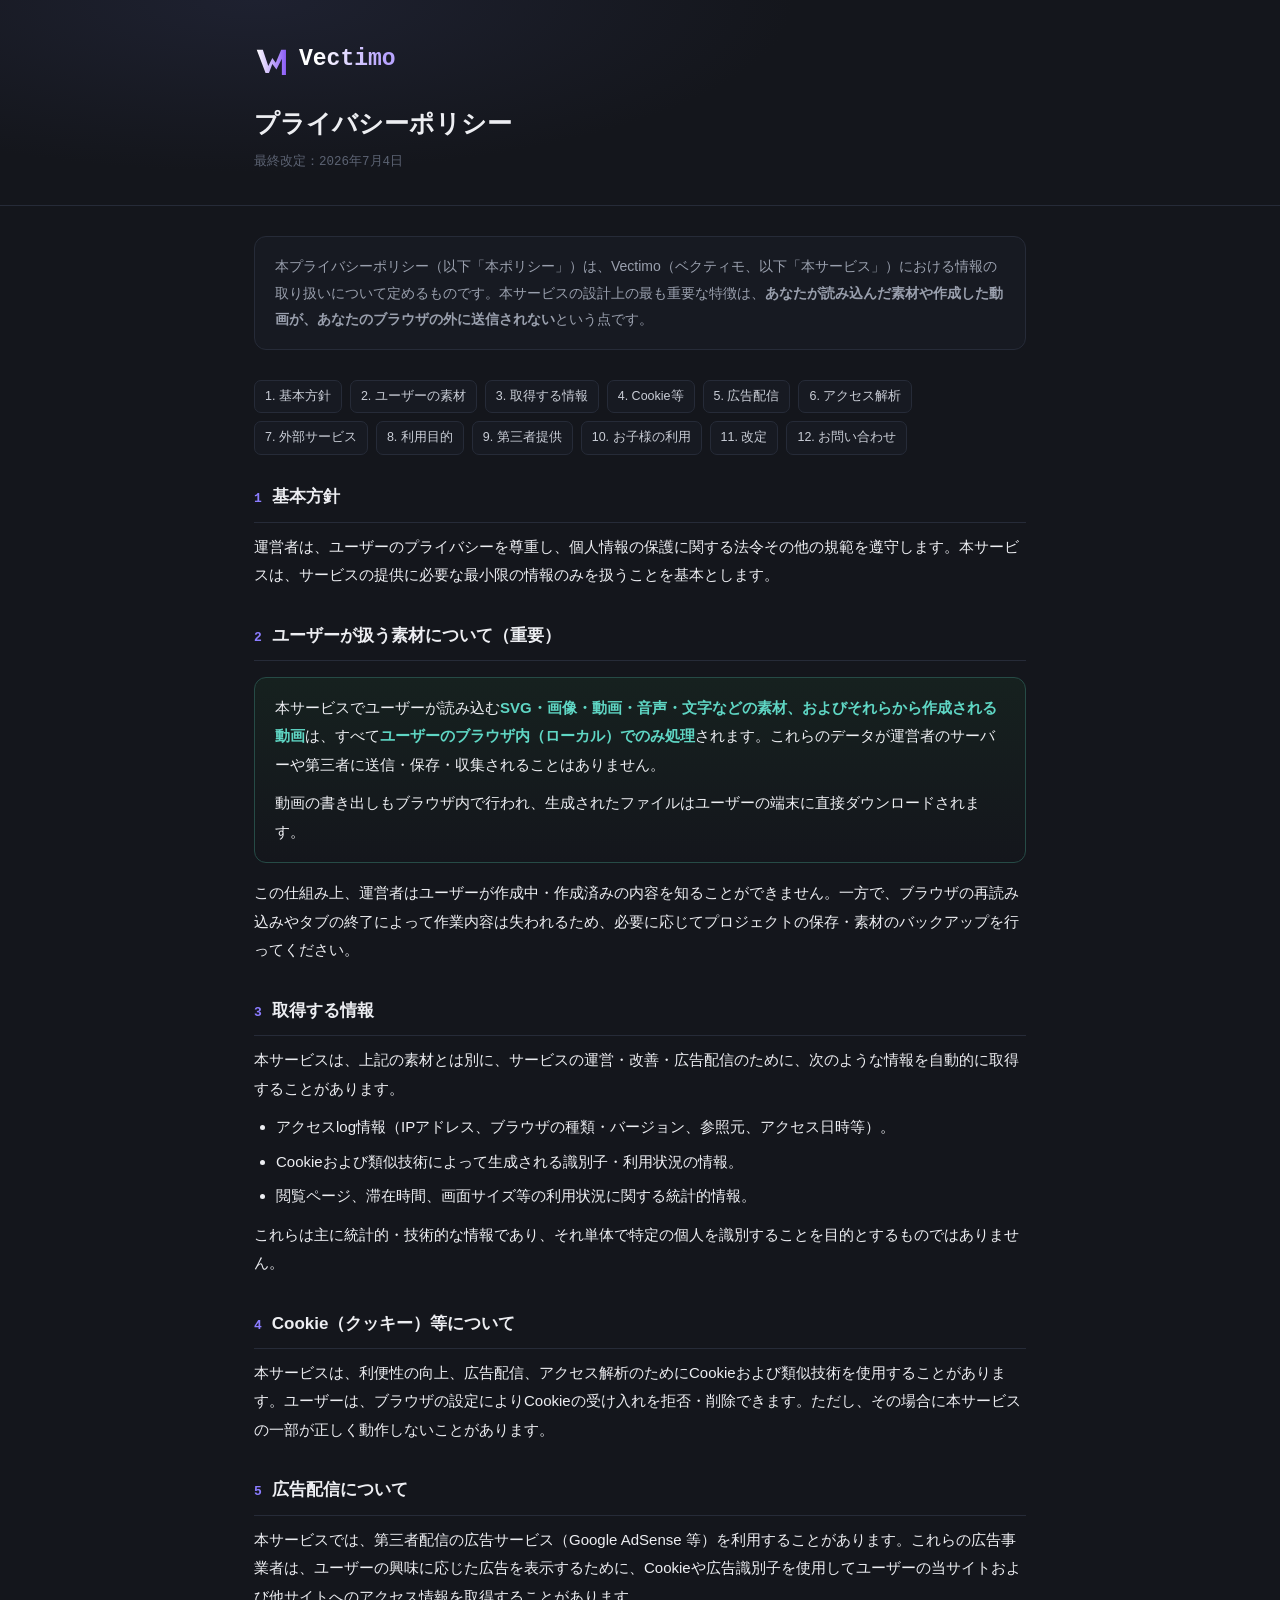
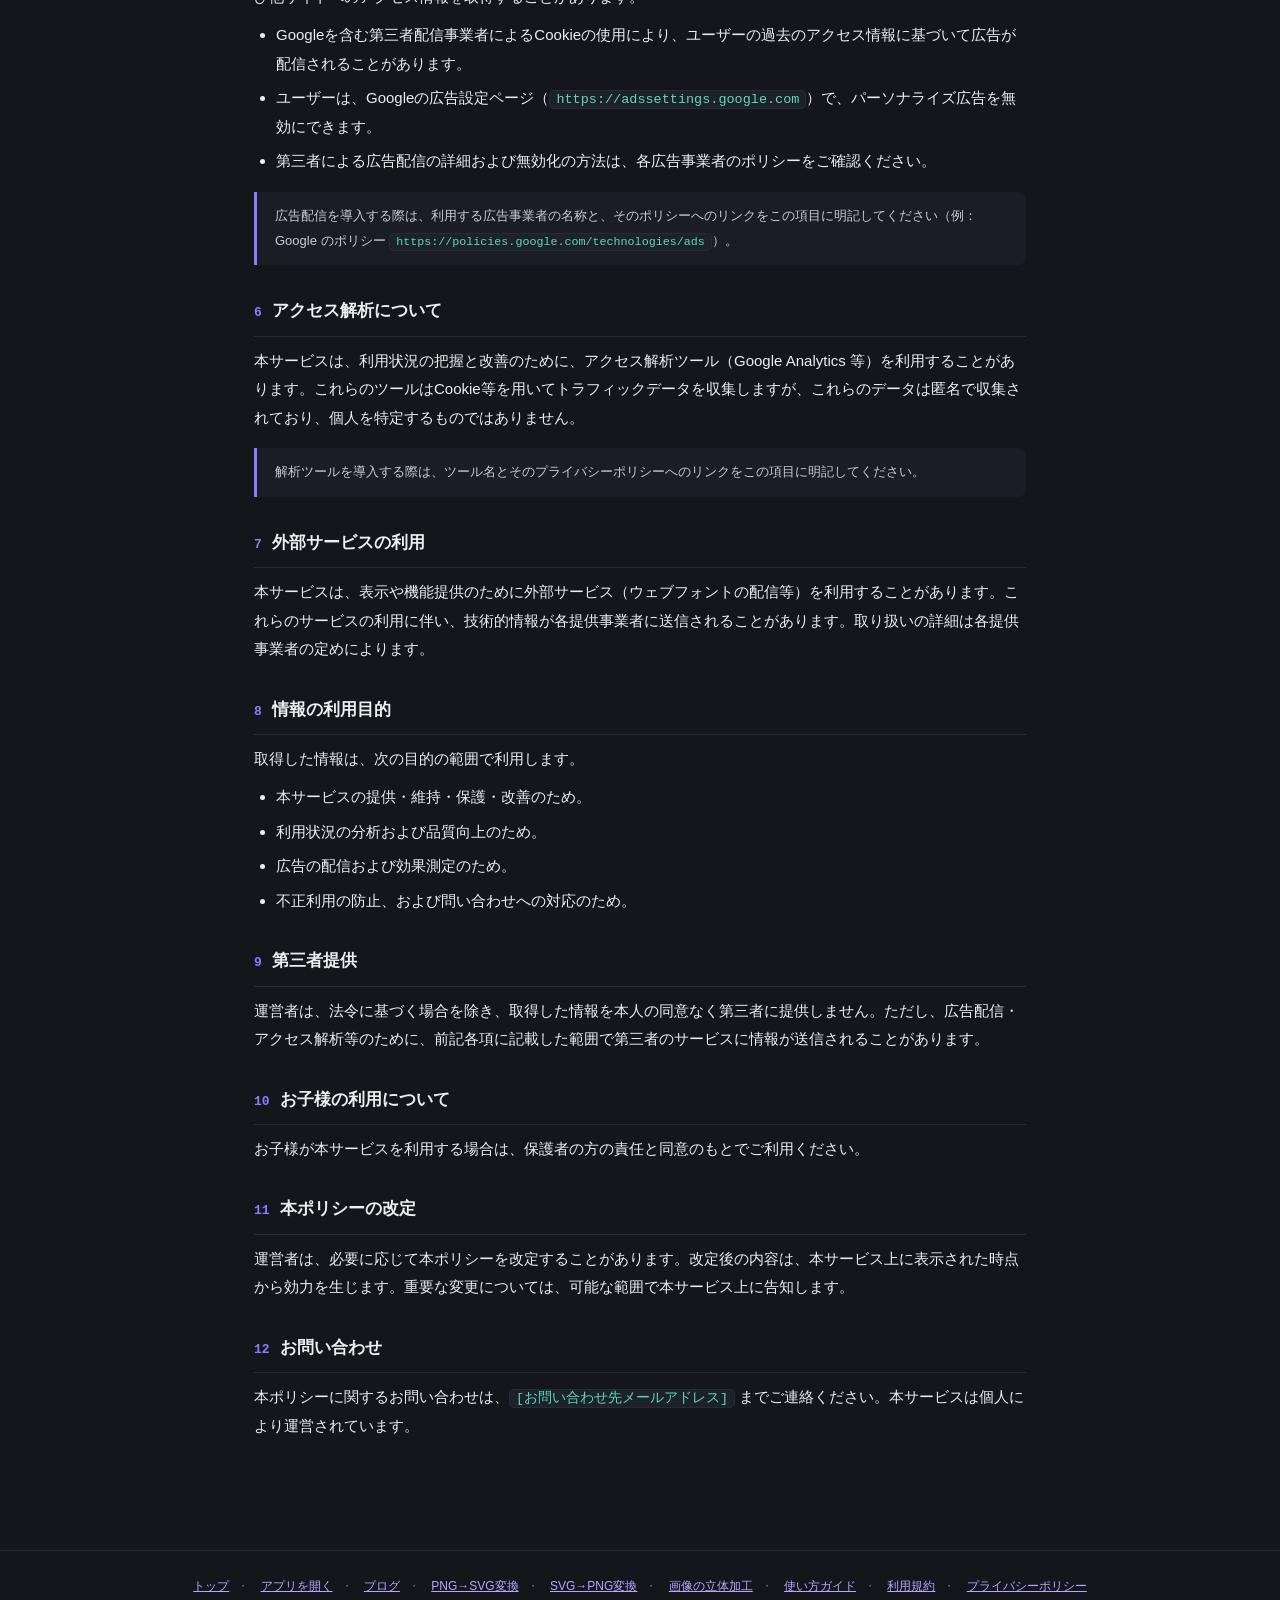
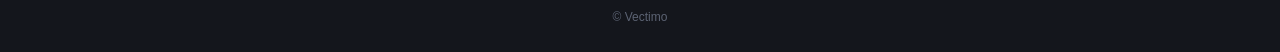
<file: vectimo-privacy.html>
<!DOCTYPE html>
<html lang="ja">
<head>
<meta charset="utf-8">
<meta name="viewport" content="width=device-width, initial-scale=1">
<title>プライバシーポリシー — Vectimo（ベクティモ）</title>
<meta name="description" content="Vectimo（ベクティモ）のプライバシーポリシー。">
<meta name="robots" content="index,follow">
<link rel="icon" href="data:image/svg+xml,%3Csvg%20xmlns='http://www.w3.org/2000/svg'%20viewBox='0%200%20100%20100'%3E%3Crect%20width='100'%20height='100'%20rx='20'%20fill='%2314161C'/%3E%3Cdefs%3E%3ClinearGradient%20id='g'%20x1='0'%20y1='0'%20x2='1'%20y2='0'%3E%3Cstop%20offset='0'%20stop-color='%23FFFFFF'/%3E%3Cstop%20offset='1'%20stop-color='%238B5CF6'/%3E%3C/linearGradient%3E%3C/defs%3E%3Cpath%20d='M12%2024%20H28%20L42%2066%20L53%2046%20L62%2058%20L77%2024%20H90%20V90%20H79%20V48%20L64%2078%20L53%2063%20L44%2086%20H35%20Z'%20fill='url(%23g)'/%3E%3C/svg%3E">
<style>
  :root{--bg:#14161C;--panel:#171A22;--line:#262B38;--tx:#EDEEF2;--tx2:#C9CDD6;--mut:#9AA0AE;--mut2:#5C6373;--pur:#8B7CFF;--pur2:#B9A5FF;--teal:#5FD6C4}
  *{box-sizing:border-box}
  body{margin:0;background:var(--bg);color:var(--tx);font-family:'Zen Kaku Gothic New','Hiragino Sans','Yu Gothic',sans-serif;line-height:1.9;font-size:15px}
  a{color:var(--pur2)}
  .hero{border-bottom:1px solid var(--line);background:radial-gradient(60% 120% at 20% 0%,#1E2130 0%,var(--bg) 70%)}
  .hero-inner{max-width:820px;margin:0 auto;padding:38px 24px 30px}
  .logo{display:flex;align-items:center;gap:11px}
  .logo svg{width:34px;height:34px}
  .logo b{font-family:'DM Mono',monospace;font-size:23px;background:linear-gradient(95deg,#fff 20%,var(--pur2) 85%);-webkit-background-clip:text;background-clip:text;-webkit-text-fill-color:transparent}
  h1{font-size:25px;margin:18px 0 4px}
  .meta{color:var(--mut2);font-size:12.5px;font-family:'DM Mono',monospace}
  main{max-width:820px;margin:0 auto;padding:30px 24px 80px}
  .lead{color:var(--mut);background:var(--panel);border:1px solid var(--line);border-radius:12px;padding:16px 20px;font-size:14px;margin-bottom:30px}
  article > section{margin-bottom:30px;scroll-margin-top:16px}
  h2{font-size:17px;margin:0 0 8px;padding-bottom:8px;border-bottom:1px solid var(--line);display:flex;gap:10px;align-items:baseline}
  h2 .n{font-family:'DM Mono',monospace;font-size:13px;color:var(--pur)}
  p{margin:10px 0}
  ol,ul{padding-left:22px;margin:8px 0}
  li{margin:6px 0}
  .note{border-left:3px solid var(--pur);background:#1a1c26;border-radius:0 8px 8px 0;padding:12px 18px;margin:16px 0;font-size:13px;color:var(--tx2)}
  .hl{border:1px solid #264b46;background:linear-gradient(180deg,#16211f,#14161C);border-radius:12px;padding:16px 20px;margin:16px 0}
  .hl b{color:var(--teal)}
  code{font-family:'DM Mono',monospace;background:#1D2129;border:1px solid var(--line);border-radius:5px;padding:1px 6px;font-size:.9em;color:var(--teal)}
  footer{border-top:1px solid var(--line);padding:24px;text-align:center;color:var(--mut2);font-size:12px}
  footer a{margin:0 8px}
  .toc{display:flex;flex-wrap:wrap;gap:8px;margin-bottom:26px}
  .toc a{font-size:12.5px;background:var(--panel);border:1px solid var(--line);border-radius:7px;padding:4px 10px;color:var(--tx2);text-decoration:none}
  .toc a:hover{border-color:#333A4A}
</style>
</head>
<body>
<div class="hero"><div class="hero-inner">
  <div class="logo">
    <svg viewBox="0 0 100 100" aria-hidden="true"><defs><linearGradient id="lg" x1="0" y1="0" x2="1" y2="0"><stop offset="0" stop-color="#FFFFFF"/><stop offset="1" stop-color="#8B5CF6"/></linearGradient></defs><path d="M8 20 H26 L42 68 L54 44 L64 58 L80 20 H94 V94 H82 V46 L66 78 L54 62 L44 88 H34 Z" fill="url(#lg)"/></svg>
    <b>Vectimo</b>
  </div>
  <h1>プライバシーポリシー</h1>
  <div class="meta">最終改定：2026年7月4日</div>
</div></div>

<main>
  <div class="lead">
    本プライバシーポリシー（以下「本ポリシー」）は、Vectimo（ベクティモ、以下「本サービス」）における情報の取り扱いについて定めるものです。本サービスの設計上の最も重要な特徴は、<b>あなたが読み込んだ素材や作成した動画が、あなたのブラウザの外に送信されない</b>という点です。
  </div>

  <div class="toc">
    <a href="#s1">1. 基本方針</a><a href="#s2">2. ユーザーの素材</a><a href="#s3">3. 取得する情報</a>
    <a href="#s4">4. Cookie等</a><a href="#s5">5. 広告配信</a><a href="#s6">6. アクセス解析</a>
    <a href="#s7">7. 外部サービス</a><a href="#s8">8. 利用目的</a><a href="#s9">9. 第三者提供</a>
    <a href="#s10">10. お子様の利用</a><a href="#s11">11. 改定</a><a href="#s12">12. お問い合わせ</a>
  </div>

  <article>
    <section id="s1">
      <h2><span class="n">1</span>基本方針</h2>
      <p>運営者は、ユーザーのプライバシーを尊重し、個人情報の保護に関する法令その他の規範を遵守します。本サービスは、サービスの提供に必要な最小限の情報のみを扱うことを基本とします。</p>
    </section>

    <section id="s2">
      <h2><span class="n">2</span>ユーザーが扱う素材について（重要）</h2>
      <div class="hl">
        <p style="margin-top:0">本サービスでユーザーが読み込む<b>SVG・画像・動画・音声・文字などの素材、およびそれらから作成される動画</b>は、すべて<b>ユーザーのブラウザ内（ローカル）でのみ処理</b>されます。これらのデータが運営者のサーバーや第三者に送信・保存・収集されることはありません。</p>
        <p style="margin-bottom:0">動画の書き出しもブラウザ内で行われ、生成されたファイルはユーザーの端末に直接ダウンロードされます。</p>
      </div>
      <p>この仕組み上、運営者はユーザーが作成中・作成済みの内容を知ることができません。一方で、ブラウザの再読み込みやタブの終了によって作業内容は失われるため、必要に応じてプロジェクトの保存・素材のバックアップを行ってください。</p>
    </section>

    <section id="s3">
      <h2><span class="n">3</span>取得する情報</h2>
      <p>本サービスは、上記の素材とは別に、サービスの運営・改善・広告配信のために、次のような情報を自動的に取得することがあります。</p>
      <ul>
        <li>アクセスlog情報（IPアドレス、ブラウザの種類・バージョン、参照元、アクセス日時等）。</li>
        <li>Cookieおよび類似技術によって生成される識別子・利用状況の情報。</li>
        <li>閲覧ページ、滞在時間、画面サイズ等の利用状況に関する統計的情報。</li>
      </ul>
      <p>これらは主に統計的・技術的な情報であり、それ単体で特定の個人を識別することを目的とするものではありません。</p>
    </section>

    <section id="s4">
      <h2><span class="n">4</span>Cookie（クッキー）等について</h2>
      <p>本サービスは、利便性の向上、広告配信、アクセス解析のためにCookieおよび類似技術を使用することがあります。ユーザーは、ブラウザの設定によりCookieの受け入れを拒否・削除できます。ただし、その場合に本サービスの一部が正しく動作しないことがあります。</p>
    </section>

    <section id="s5">
      <h2><span class="n">5</span>広告配信について</h2>
      <p>本サービスでは、第三者配信の広告サービス（Google AdSense 等）を利用することがあります。これらの広告事業者は、ユーザーの興味に応じた広告を表示するために、Cookieや広告識別子を使用してユーザーの当サイトおよび他サイトへのアクセス情報を取得することがあります。</p>
      <ul>
        <li>Googleを含む第三者配信事業者によるCookieの使用により、ユーザーの過去のアクセス情報に基づいて広告が配信されることがあります。</li>
        <li>ユーザーは、Googleの広告設定ページ（<code>https://adssettings.google.com</code>）で、パーソナライズ広告を無効にできます。</li>
        <li>第三者による広告配信の詳細および無効化の方法は、各広告事業者のポリシーをご確認ください。</li>
      </ul>
      <div class="note">広告配信を導入する際は、利用する広告事業者の名称と、そのポリシーへのリンクをこの項目に明記してください（例：Google のポリシー <code>https://policies.google.com/technologies/ads</code>）。</div>
    </section>

    <section id="s6">
      <h2><span class="n">6</span>アクセス解析について</h2>
      <p>本サービスは、利用状況の把握と改善のために、アクセス解析ツール（Google Analytics 等）を利用することがあります。これらのツールはCookie等を用いてトラフィックデータを収集しますが、これらのデータは匿名で収集されており、個人を特定するものではありません。</p>
      <div class="note">解析ツールを導入する際は、ツール名とそのプライバシーポリシーへのリンクをこの項目に明記してください。</div>
    </section>

    <section id="s7">
      <h2><span class="n">7</span>外部サービスの利用</h2>
      <p>本サービスは、表示や機能提供のために外部サービス（ウェブフォントの配信等）を利用することがあります。これらのサービスの利用に伴い、技術的情報が各提供事業者に送信されることがあります。取り扱いの詳細は各提供事業者の定めによります。</p>
    </section>

    <section id="s8">
      <h2><span class="n">8</span>情報の利用目的</h2>
      <p>取得した情報は、次の目的の範囲で利用します。</p>
      <ul>
        <li>本サービスの提供・維持・保護・改善のため。</li>
        <li>利用状況の分析および品質向上のため。</li>
        <li>広告の配信および効果測定のため。</li>
        <li>不正利用の防止、および問い合わせへの対応のため。</li>
      </ul>
    </section>

    <section id="s9">
      <h2><span class="n">9</span>第三者提供</h2>
      <p>運営者は、法令に基づく場合を除き、取得した情報を本人の同意なく第三者に提供しません。ただし、広告配信・アクセス解析等のために、前記各項に記載した範囲で第三者のサービスに情報が送信されることがあります。</p>
    </section>

    <section id="s10">
      <h2><span class="n">10</span>お子様の利用について</h2>
      <p>お子様が本サービスを利用する場合は、保護者の方の責任と同意のもとでご利用ください。</p>
    </section>

    <section id="s11">
      <h2><span class="n">11</span>本ポリシーの改定</h2>
      <p>運営者は、必要に応じて本ポリシーを改定することがあります。改定後の内容は、本サービス上に表示された時点から効力を生じます。重要な変更については、可能な範囲で本サービス上に告知します。</p>
    </section>

    <section id="s12">
      <h2><span class="n">12</span>お問い合わせ</h2>
      <p>本ポリシーに関するお問い合わせは、<code>[お問い合わせ先メールアドレス]</code> までご連絡ください。本サービスは個人により運営されています。</p>
    </section>
  </article>
</main>

<footer>
  <a href="./">トップ</a>・
  <a href="./app.html">アプリを開く</a>・
  <a href="./blog/">ブログ</a>・
  <a href="./png-to-svg.html">PNG→SVG変換</a>・
  <a href="./svg-to-png.html">SVG→PNG変換</a>・
  <a href="./image-shadow.html">画像の立体加工</a>・
  <a href="./vectimo-guide.html">使い方ガイド</a>・
  <a href="./vectimo-terms.html">利用規約</a>・
  <a href="./vectimo-privacy.html">プライバシーポリシー</a>
  <div style="margin-top:8px">© Vectimo</div>
</footer>
</body>
</html>
</file>
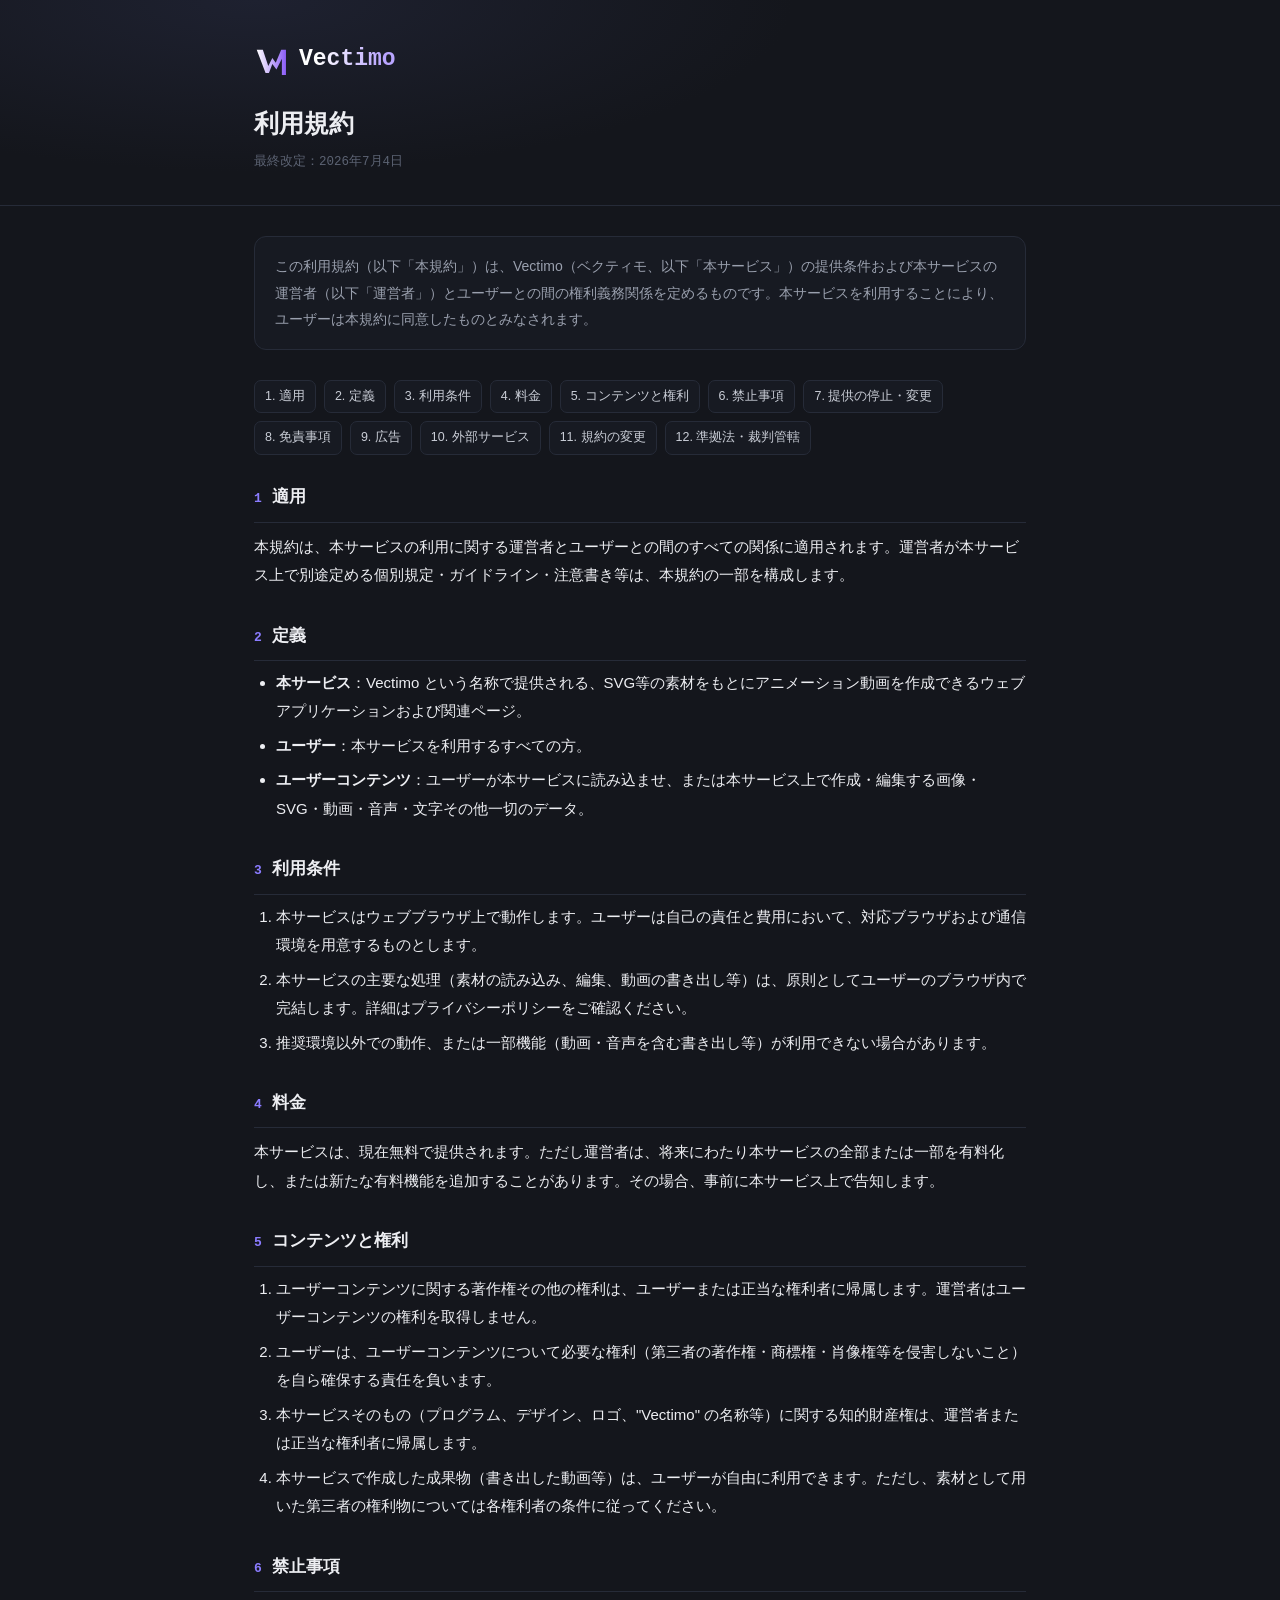
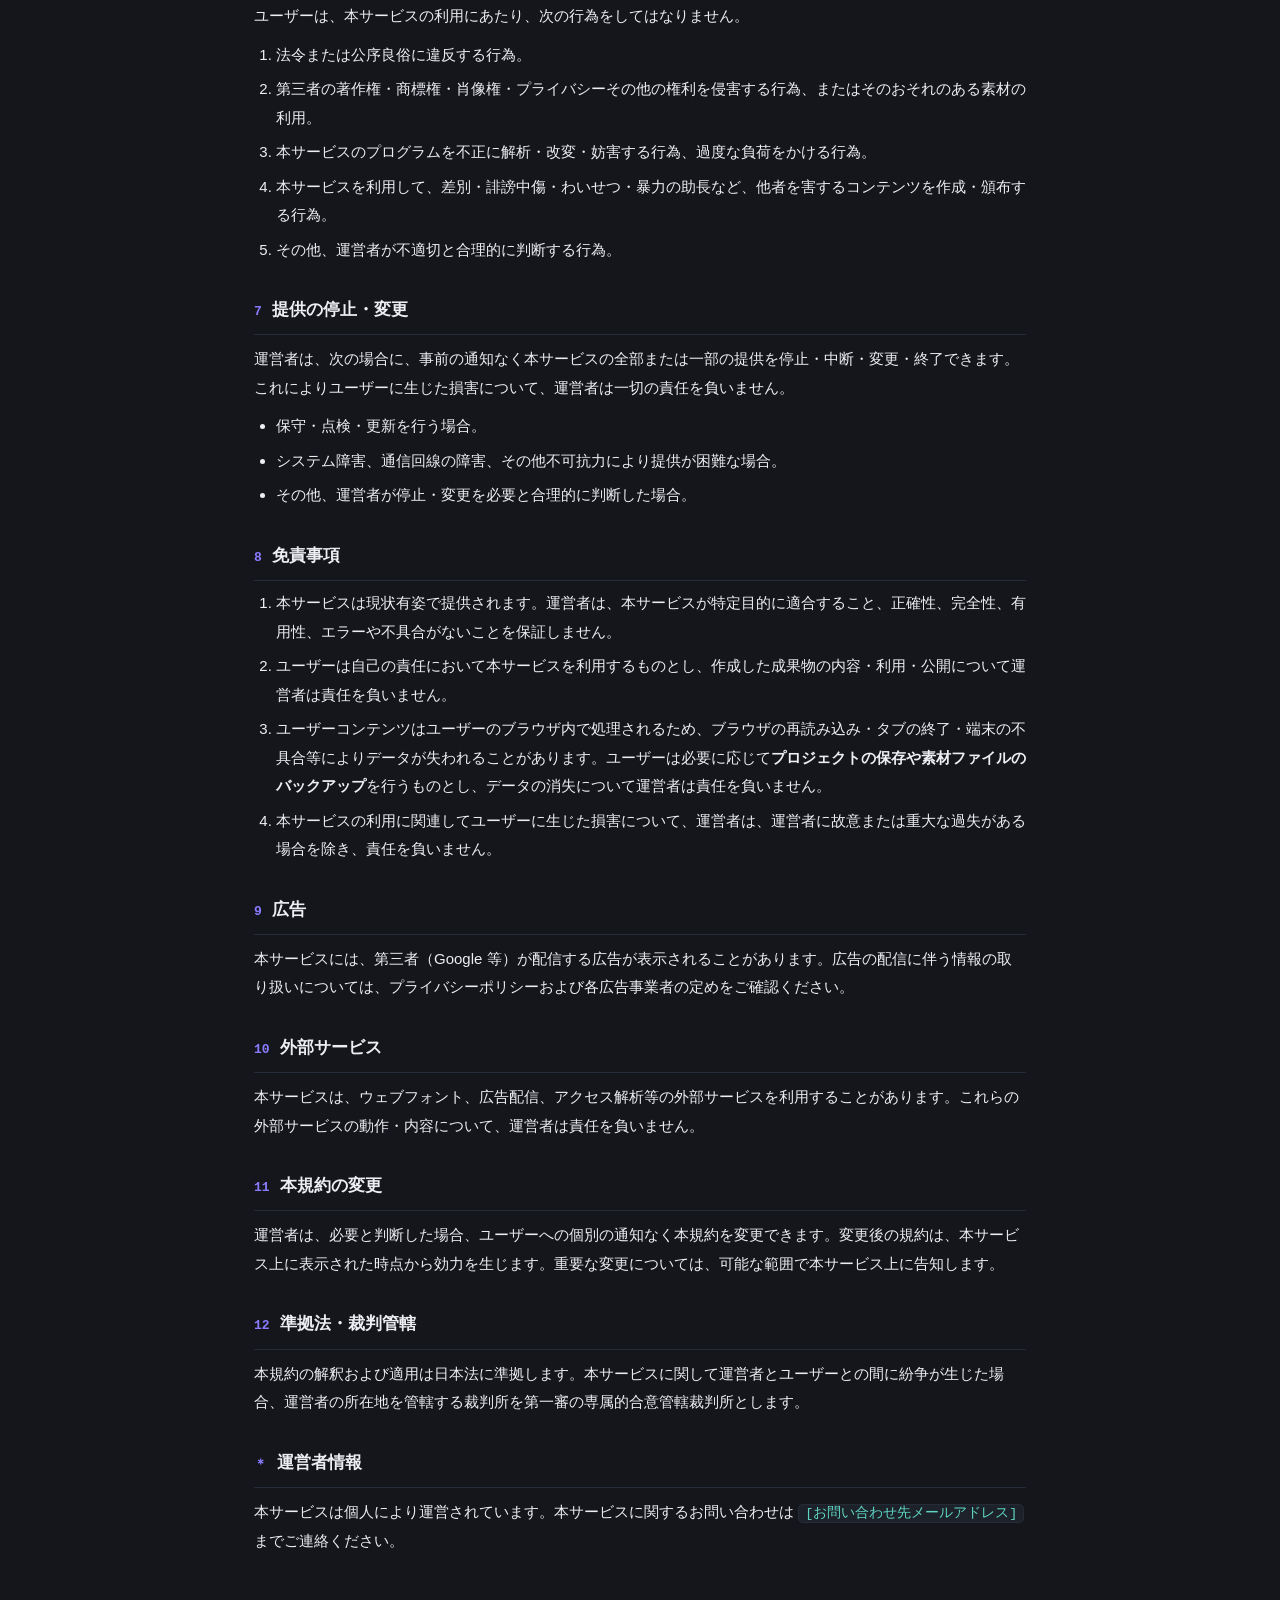
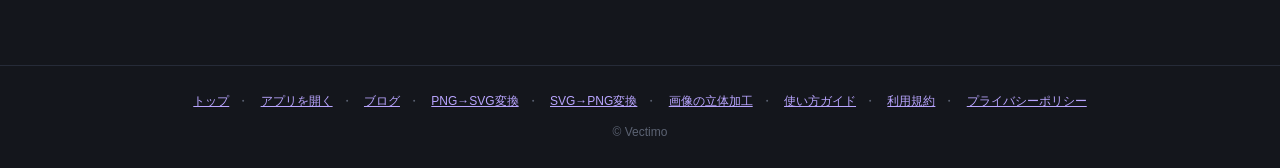
<file: vectimo-terms.html>
<!DOCTYPE html>
<html lang="ja">
<head>
<meta charset="utf-8">
<meta name="viewport" content="width=device-width, initial-scale=1">
<title>利用規約 — Vectimo（ベクティモ）</title>
<meta name="description" content="Vectimo（ベクティモ）の利用規約。">
<meta name="robots" content="index,follow">
<link rel="icon" href="data:image/svg+xml,%3Csvg%20xmlns='http://www.w3.org/2000/svg'%20viewBox='0%200%20100%20100'%3E%3Crect%20width='100'%20height='100'%20rx='20'%20fill='%2314161C'/%3E%3Cdefs%3E%3ClinearGradient%20id='g'%20x1='0'%20y1='0'%20x2='1'%20y2='0'%3E%3Cstop%20offset='0'%20stop-color='%23FFFFFF'/%3E%3Cstop%20offset='1'%20stop-color='%238B5CF6'/%3E%3C/linearGradient%3E%3C/defs%3E%3Cpath%20d='M12%2024%20H28%20L42%2066%20L53%2046%20L62%2058%20L77%2024%20H90%20V90%20H79%20V48%20L64%2078%20L53%2063%20L44%2086%20H35%20Z'%20fill='url(%23g)'/%3E%3C/svg%3E">
<style>
  :root{--bg:#14161C;--panel:#171A22;--line:#262B38;--tx:#EDEEF2;--tx2:#C9CDD6;--mut:#9AA0AE;--mut2:#5C6373;--pur:#8B7CFF;--pur2:#B9A5FF}
  *{box-sizing:border-box}
  body{margin:0;background:var(--bg);color:var(--tx);font-family:'Zen Kaku Gothic New','Hiragino Sans','Yu Gothic',sans-serif;line-height:1.9;font-size:15px}
  a{color:var(--pur2)}
  .hero{border-bottom:1px solid var(--line);background:radial-gradient(60% 120% at 20% 0%,#1E2130 0%,var(--bg) 70%)}
  .hero-inner{max-width:820px;margin:0 auto;padding:38px 24px 30px}
  .logo{display:flex;align-items:center;gap:11px}
  .logo svg{width:34px;height:34px}
  .logo b{font-family:'DM Mono',monospace;font-size:23px;background:linear-gradient(95deg,#fff 20%,var(--pur2) 85%);-webkit-background-clip:text;background-clip:text;-webkit-text-fill-color:transparent}
  h1{font-size:25px;margin:18px 0 4px}
  .meta{color:var(--mut2);font-size:12.5px;font-family:'DM Mono',monospace}
  main{max-width:820px;margin:0 auto;padding:30px 24px 80px}
  .lead{color:var(--mut);background:var(--panel);border:1px solid var(--line);border-radius:12px;padding:16px 20px;font-size:14px;margin-bottom:30px}
  article > section{margin-bottom:30px;scroll-margin-top:16px}
  h2{font-size:17px;margin:0 0 8px;padding-bottom:8px;border-bottom:1px solid var(--line);display:flex;gap:10px;align-items:baseline}
  h2 .n{font-family:'DM Mono',monospace;font-size:13px;color:var(--pur)}
  p{margin:10px 0}
  ol,ul{padding-left:22px;margin:8px 0}
  li{margin:6px 0}
  .note{border-left:3px solid var(--pur);background:#1a1c26;border-radius:0 8px 8px 0;padding:12px 18px;margin:16px 0;font-size:13px;color:var(--tx2)}
  code{font-family:'DM Mono',monospace;background:#1D2129;border:1px solid var(--line);border-radius:5px;padding:1px 6px;font-size:.9em;color:#5FD6C4}
  footer{border-top:1px solid var(--line);padding:24px;text-align:center;color:var(--mut2);font-size:12px}
  footer a{margin:0 8px}
  .toc{display:flex;flex-wrap:wrap;gap:8px;margin-bottom:26px}
  .toc a{font-size:12.5px;background:var(--panel);border:1px solid var(--line);border-radius:7px;padding:4px 10px;color:var(--tx2);text-decoration:none}
  .toc a:hover{border-color:#333A4A}
</style>
</head>
<body>
<div class="hero"><div class="hero-inner">
  <div class="logo">
    <svg viewBox="0 0 100 100" aria-hidden="true"><defs><linearGradient id="lg" x1="0" y1="0" x2="1" y2="0"><stop offset="0" stop-color="#FFFFFF"/><stop offset="1" stop-color="#8B5CF6"/></linearGradient></defs><path d="M8 20 H26 L42 68 L54 44 L64 58 L80 20 H94 V94 H82 V46 L66 78 L54 62 L44 88 H34 Z" fill="url(#lg)"/></svg>
    <b>Vectimo</b>
  </div>
  <h1>利用規約</h1>
  <div class="meta">最終改定：2026年7月4日</div>
</div></div>

<main>
  <div class="lead">
    この利用規約（以下「本規約」）は、Vectimo（ベクティモ、以下「本サービス」）の提供条件および本サービスの運営者（以下「運営者」）とユーザーとの間の権利義務関係を定めるものです。本サービスを利用することにより、ユーザーは本規約に同意したものとみなされます。
  </div>

  <div class="toc">
    <a href="#s1">1. 適用</a><a href="#s2">2. 定義</a><a href="#s3">3. 利用条件</a>
    <a href="#s4">4. 料金</a><a href="#s5">5. コンテンツと権利</a><a href="#s6">6. 禁止事項</a>
    <a href="#s7">7. 提供の停止・変更</a><a href="#s8">8. 免責事項</a><a href="#s9">9. 広告</a>
    <a href="#s10">10. 外部サービス</a><a href="#s11">11. 規約の変更</a><a href="#s12">12. 準拠法・裁判管轄</a>
  </div>

  <article>
    <section id="s1">
      <h2><span class="n">1</span>適用</h2>
      <p>本規約は、本サービスの利用に関する運営者とユーザーとの間のすべての関係に適用されます。運営者が本サービス上で別途定める個別規定・ガイドライン・注意書き等は、本規約の一部を構成します。</p>
    </section>

    <section id="s2">
      <h2><span class="n">2</span>定義</h2>
      <ul>
        <li><b>本サービス</b>：Vectimo という名称で提供される、SVG等の素材をもとにアニメーション動画を作成できるウェブアプリケーションおよび関連ページ。</li>
        <li><b>ユーザー</b>：本サービスを利用するすべての方。</li>
        <li><b>ユーザーコンテンツ</b>：ユーザーが本サービスに読み込ませ、または本サービス上で作成・編集する画像・SVG・動画・音声・文字その他一切のデータ。</li>
      </ul>
    </section>

    <section id="s3">
      <h2><span class="n">3</span>利用条件</h2>
      <ol>
        <li>本サービスはウェブブラウザ上で動作します。ユーザーは自己の責任と費用において、対応ブラウザおよび通信環境を用意するものとします。</li>
        <li>本サービスの主要な処理（素材の読み込み、編集、動画の書き出し等）は、原則としてユーザーのブラウザ内で完結します。詳細はプライバシーポリシーをご確認ください。</li>
        <li>推奨環境以外での動作、または一部機能（動画・音声を含む書き出し等）が利用できない場合があります。</li>
      </ol>
    </section>

    <section id="s4">
      <h2><span class="n">4</span>料金</h2>
      <p>本サービスは、現在無料で提供されます。ただし運営者は、将来にわたり本サービスの全部または一部を有料化し、または新たな有料機能を追加することがあります。その場合、事前に本サービス上で告知します。</p>
    </section>

    <section id="s5">
      <h2><span class="n">5</span>コンテンツと権利</h2>
      <ol>
        <li>ユーザーコンテンツに関する著作権その他の権利は、ユーザーまたは正当な権利者に帰属します。運営者はユーザーコンテンツの権利を取得しません。</li>
        <li>ユーザーは、ユーザーコンテンツについて必要な権利（第三者の著作権・商標権・肖像権等を侵害しないこと）を自ら確保する責任を負います。</li>
        <li>本サービスそのもの（プログラム、デザイン、ロゴ、"Vectimo" の名称等）に関する知的財産権は、運営者または正当な権利者に帰属します。</li>
        <li>本サービスで作成した成果物（書き出した動画等）は、ユーザーが自由に利用できます。ただし、素材として用いた第三者の権利物については各権利者の条件に従ってください。</li>
      </ol>
    </section>

    <section id="s6">
      <h2><span class="n">6</span>禁止事項</h2>
      <p>ユーザーは、本サービスの利用にあたり、次の行為をしてはなりません。</p>
      <ol>
        <li>法令または公序良俗に違反する行為。</li>
        <li>第三者の著作権・商標権・肖像権・プライバシーその他の権利を侵害する行為、またはそのおそれのある素材の利用。</li>
        <li>本サービスのプログラムを不正に解析・改変・妨害する行為、過度な負荷をかける行為。</li>
        <li>本サービスを利用して、差別・誹謗中傷・わいせつ・暴力の助長など、他者を害するコンテンツを作成・頒布する行為。</li>
        <li>その他、運営者が不適切と合理的に判断する行為。</li>
      </ol>
    </section>

    <section id="s7">
      <h2><span class="n">7</span>提供の停止・変更</h2>
      <p>運営者は、次の場合に、事前の通知なく本サービスの全部または一部の提供を停止・中断・変更・終了できます。これによりユーザーに生じた損害について、運営者は一切の責任を負いません。</p>
      <ul>
        <li>保守・点検・更新を行う場合。</li>
        <li>システム障害、通信回線の障害、その他不可抗力により提供が困難な場合。</li>
        <li>その他、運営者が停止・変更を必要と合理的に判断した場合。</li>
      </ul>
    </section>

    <section id="s8">
      <h2><span class="n">8</span>免責事項</h2>
      <ol>
        <li>本サービスは現状有姿で提供されます。運営者は、本サービスが特定目的に適合すること、正確性、完全性、有用性、エラーや不具合がないことを保証しません。</li>
        <li>ユーザーは自己の責任において本サービスを利用するものとし、作成した成果物の内容・利用・公開について運営者は責任を負いません。</li>
        <li>ユーザーコンテンツはユーザーのブラウザ内で処理されるため、ブラウザの再読み込み・タブの終了・端末の不具合等によりデータが失われることがあります。ユーザーは必要に応じて<b>プロジェクトの保存や素材ファイルのバックアップ</b>を行うものとし、データの消失について運営者は責任を負いません。</li>
        <li>本サービスの利用に関連してユーザーに生じた損害について、運営者は、運営者に故意または重大な過失がある場合を除き、責任を負いません。</li>
      </ol>
    </section>

    <section id="s9">
      <h2><span class="n">9</span>広告</h2>
      <p>本サービスには、第三者（Google 等）が配信する広告が表示されることがあります。広告の配信に伴う情報の取り扱いについては、プライバシーポリシーおよび各広告事業者の定めをご確認ください。</p>
    </section>

    <section id="s10">
      <h2><span class="n">10</span>外部サービス</h2>
      <p>本サービスは、ウェブフォント、広告配信、アクセス解析等の外部サービスを利用することがあります。これらの外部サービスの動作・内容について、運営者は責任を負いません。</p>
    </section>

    <section id="s11">
      <h2><span class="n">11</span>本規約の変更</h2>
      <p>運営者は、必要と判断した場合、ユーザーへの個別の通知なく本規約を変更できます。変更後の規約は、本サービス上に表示された時点から効力を生じます。重要な変更については、可能な範囲で本サービス上に告知します。</p>
    </section>

    <section id="s12">
      <h2><span class="n">12</span>準拠法・裁判管轄</h2>
      <p>本規約の解釈および適用は日本法に準拠します。本サービスに関して運営者とユーザーとの間に紛争が生じた場合、運営者の所在地を管轄する裁判所を第一審の専属的合意管轄裁判所とします。</p>
    </section>

    <section>
      <h2><span class="n">＊</span>運営者情報</h2>
      <p>本サービスは個人により運営されています。本サービスに関するお問い合わせは <code>[お問い合わせ先メールアドレス]</code> までご連絡ください。</p>
    </section>
  </article>
</main>

<footer>
  <a href="./">トップ</a>・
  <a href="./app.html">アプリを開く</a>・
  <a href="./blog/">ブログ</a>・
  <a href="./png-to-svg.html">PNG→SVG変換</a>・
  <a href="./svg-to-png.html">SVG→PNG変換</a>・
  <a href="./image-shadow.html">画像の立体加工</a>・
  <a href="./vectimo-guide.html">使い方ガイド</a>・
  <a href="./vectimo-terms.html">利用規約</a>・
  <a href="./vectimo-privacy.html">プライバシーポリシー</a>
  <div style="margin-top:8px">© Vectimo</div>
</footer>
</body>
</html>
</file>
